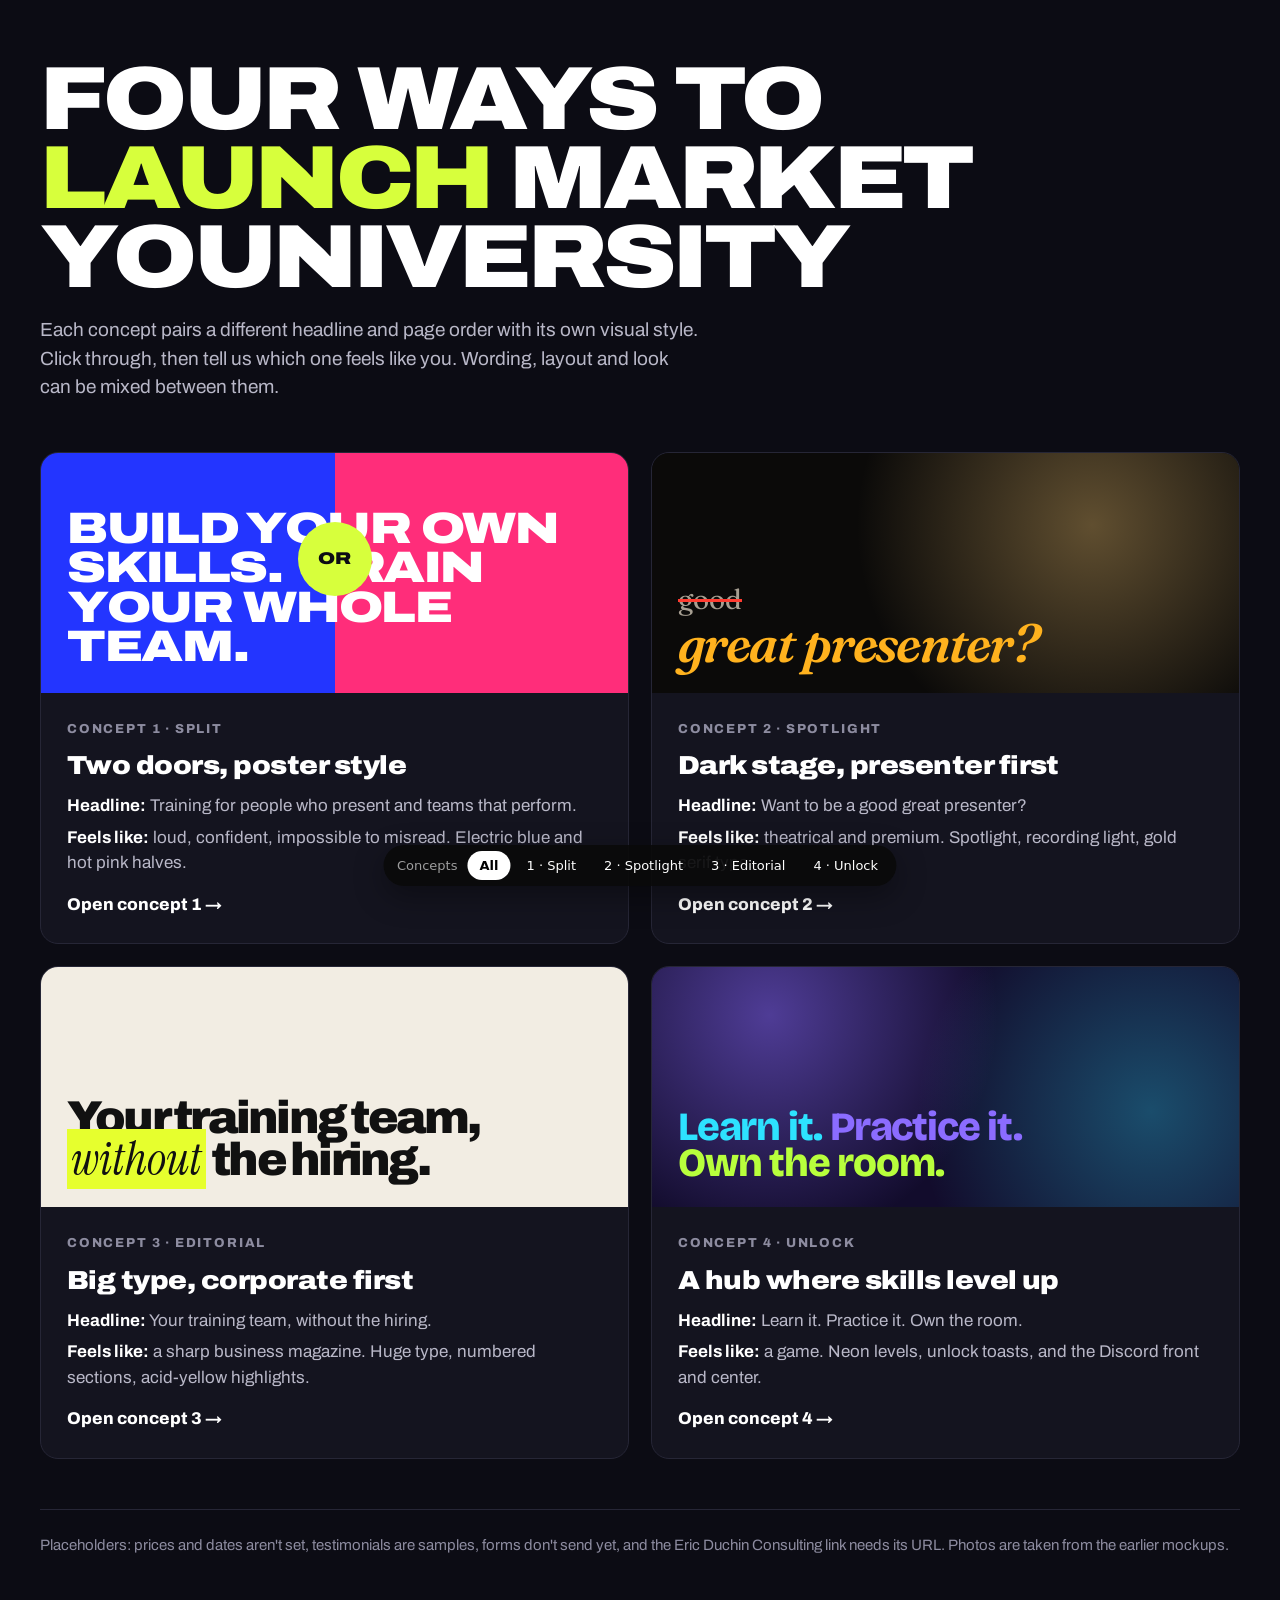
<file: index.html>
<!doctype html>
<html lang="en">
<head>
<meta charset="utf-8">
<meta name="viewport" content="width=device-width, initial-scale=1">
<title>Market Youniversity · Homepage concepts</title>
<meta name="description" content="Four homepage concepts for the new Market Youniversity, each with its own positioning and visual direction.">
<link rel="preconnect" href="https://fonts.googleapis.com">
<link rel="preconnect" href="https://fonts.gstatic.com" crossorigin>
<link href="https://fonts.googleapis.com/css2?family=Archivo:wdth,wght@62..125,400..900&family=Fraunces:ital,wght@1,600&family=Instrument+Serif:ital@1&family=Bricolage+Grotesque:wght@800&display=swap" rel="stylesheet">
<style>
*{box-sizing:border-box}
html{overflow-x:clip}
body{margin:0;background:#0c0c14;color:#fff;font-family:"Archivo",system-ui,sans-serif;font-size:17px;line-height:1.5}
.wrap{max-width:1240px;margin:0 auto;padding:60px 20px 40px}
h1{font-weight:900;font-stretch:115%;font-size:clamp(34px,7vw,104px);line-height:.88;letter-spacing:-.04em;margin:0 0 20px;text-transform:uppercase}
h1 span{color:#d7ff3c}
.intro{max-width:60ch;color:#b9b8c8;font-size:19px;margin:0 0 50px}
.grid{display:grid;grid-template-columns:1fr 1fr;gap:22px}
@media(max-width:860px){.grid{grid-template-columns:1fr}}
.c{display:flex;flex-direction:column;text-decoration:none;color:inherit;border-radius:18px;overflow:hidden;border:1px solid #262636;transition:transform .2s,border-color .2s;background:#14141f}
.c:hover{transform:translateY(-6px);border-color:#fff}
.sw{height:240px;padding:26px;display:flex;flex-direction:column;justify-content:flex-end;position:relative;overflow:hidden}
.sw b{line-height:.9;letter-spacing:-.03em}
.meta{padding:22px 26px 26px}
.meta .n{font-size:13px;font-weight:800;letter-spacing:.14em;text-transform:uppercase;color:#8d8ca0}
.meta h2{margin:6px 0 8px;font-size:26px;font-weight:900;font-stretch:110%;letter-spacing:-.02em}
.meta p{margin:0 0 6px;color:#b9b8c8}
.meta p strong{color:#fff}
.go{display:inline-block;margin-top:10px;font-weight:800}
/* swatches */
.s1{background:linear-gradient(90deg,#2335ff 50%,#ff2d7a 50%)}
.s1 b{font-weight:900;font-stretch:125%;font-size:clamp(26px,4vw,44px);text-transform:uppercase;color:#fff}
.s1 i{position:absolute;left:50%;top:44%;transform:translate(-50%,-50%);width:74px;height:74px;border-radius:50%;background:#d7ff3c;color:#0c0c14;display:grid;place-items:center;font-style:normal;font-weight:900;font-stretch:125%}
.s2{background:radial-gradient(circle at 75% 30%,rgba(255,206,120,.35),transparent 50%),#0b0a09}
.s2 b{font-family:"Fraunces",serif;font-style:italic;font-weight:600;font-size:52px;color:#ffb21e}
.s2 s{font-family:"Fraunces",serif;color:#a79f92;font-size:28px;text-decoration-color:#ff3b30;text-decoration-thickness:3px}
.s3{background:#f2ede3;color:#111}
.s3 b{font-weight:900;font-size:46px;letter-spacing:-.06em}
.s3 em{font-family:"Instrument Serif",serif;font-weight:400;background:#e6ff2e;padding:0 4px;letter-spacing:0}
.s4{background:radial-gradient(circle at 20% 20%,rgba(139,108,255,.5),transparent 45%),radial-gradient(circle at 85% 60%,rgba(45,226,255,.3),transparent 45%),#120c2c}
.s4 b{font-family:"Bricolage Grotesque",sans-serif;font-weight:800;font-size:40px}
.s4 .a{color:#2de2ff}.s4 .b{color:#8b6cff}.s4 .d{color:#b8ff3c}
.notes{margin-top:50px;border-top:1px solid #262636;padding-top:24px;color:#8d8ca0;font-size:15px}
</style>
</head>
<body>
<div class="wrap">
  <h1>Four ways to<br><span>launch</span> Market Youniversity</h1>
  <p class="intro">Each concept pairs a different headline and page order with its own visual style. Click through, then tell us which one feels like you. Wording, layout and look can be mixed between them.</p>
  <div class="grid">
    <a class="c" href="/concept-1/">
      <div class="sw s1"><i>OR</i><b>Build your own skills. &nbsp;Train your whole team.</b></div>
      <div class="meta"><span class="n">Concept 1 · Split</span><h2>Two doors, poster style</h2><p><strong>Headline:</strong> Training for people who present and teams that perform.</p><p><strong>Feels like:</strong> loud, confident, impossible to misread. Electric blue and hot pink halves.</p><span class="go">Open concept 1 &rarr;</span></div>
    </a>
    <a class="c" href="/concept-2/">
      <div class="sw s2"><s>good</s><b>great presenter?</b></div>
      <div class="meta"><span class="n">Concept 2 · Spotlight</span><h2>Dark stage, presenter first</h2><p><strong>Headline:</strong> Want to be a good great presenter?</p><p><strong>Feels like:</strong> theatrical and premium. Spotlight, recording light, gold serif type.</p><span class="go">Open concept 2 &rarr;</span></div>
    </a>
    <a class="c" href="/concept-3/">
      <div class="sw s3"><b>Your training team, <em>without</em> the hiring.</b></div>
      <div class="meta"><span class="n">Concept 3 · Editorial</span><h2>Big type, corporate first</h2><p><strong>Headline:</strong> Your training team, without the hiring.</p><p><strong>Feels like:</strong> a sharp business magazine. Huge type, numbered sections, acid-yellow highlights.</p><span class="go">Open concept 3 &rarr;</span></div>
    </a>
    <a class="c" href="/concept-4/">
      <div class="sw s4"><b><span class="a">Learn it.</span> <span class="b">Practice it.</span><br><span class="d">Own the room.</span></b></div>
      <div class="meta"><span class="n">Concept 4 · Unlock</span><h2>A hub where skills level up</h2><p><strong>Headline:</strong> Learn it. Practice it. Own the room.</p><p><strong>Feels like:</strong> a game. Neon levels, unlock toasts, and the Discord front and center.</p><span class="go">Open concept 4 &rarr;</span></div>
    </a>
  </div>
  <p class="notes">Placeholders: prices and dates aren't set, testimonials are samples, forms don't send yet, and the Eric Duchin Consulting link needs its URL. Photos are taken from the earlier mockups.</p>
</div>
<script src="/assets/common.js"></script>
</body>
</html>
</file>
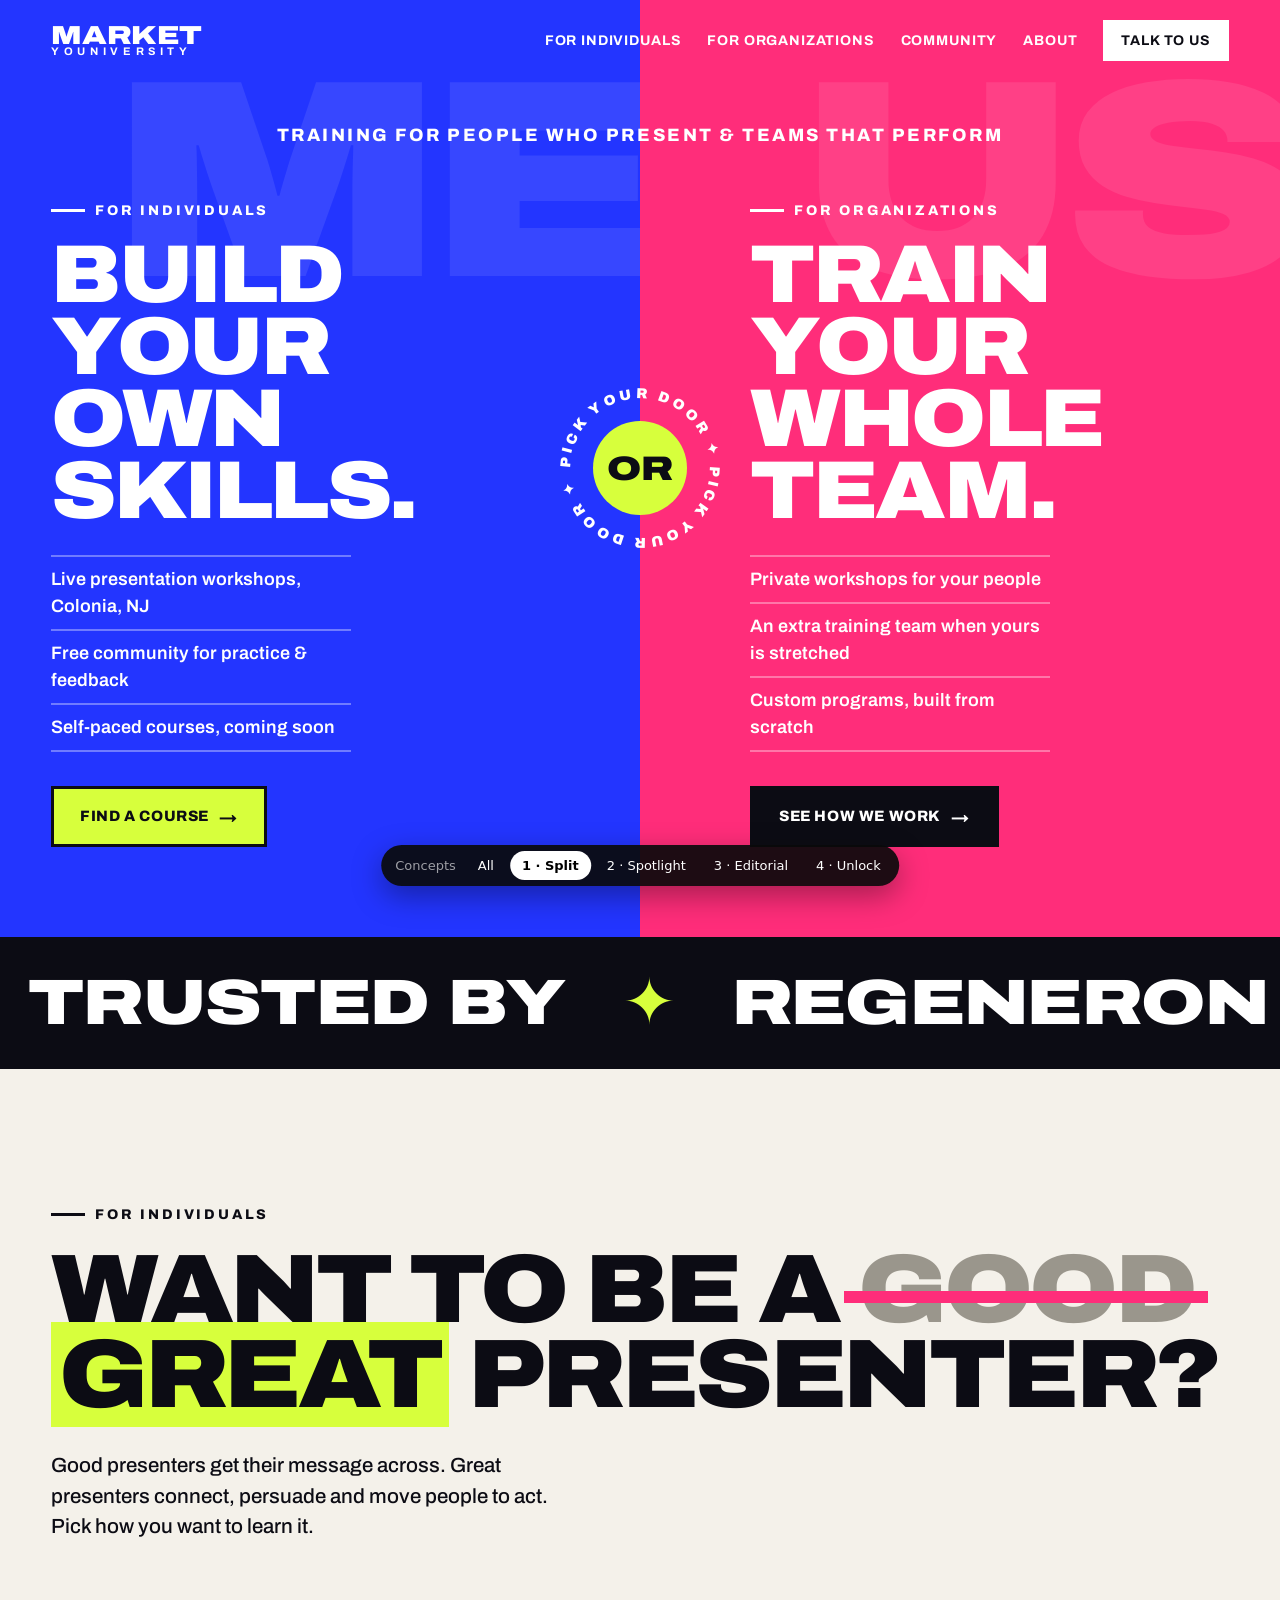
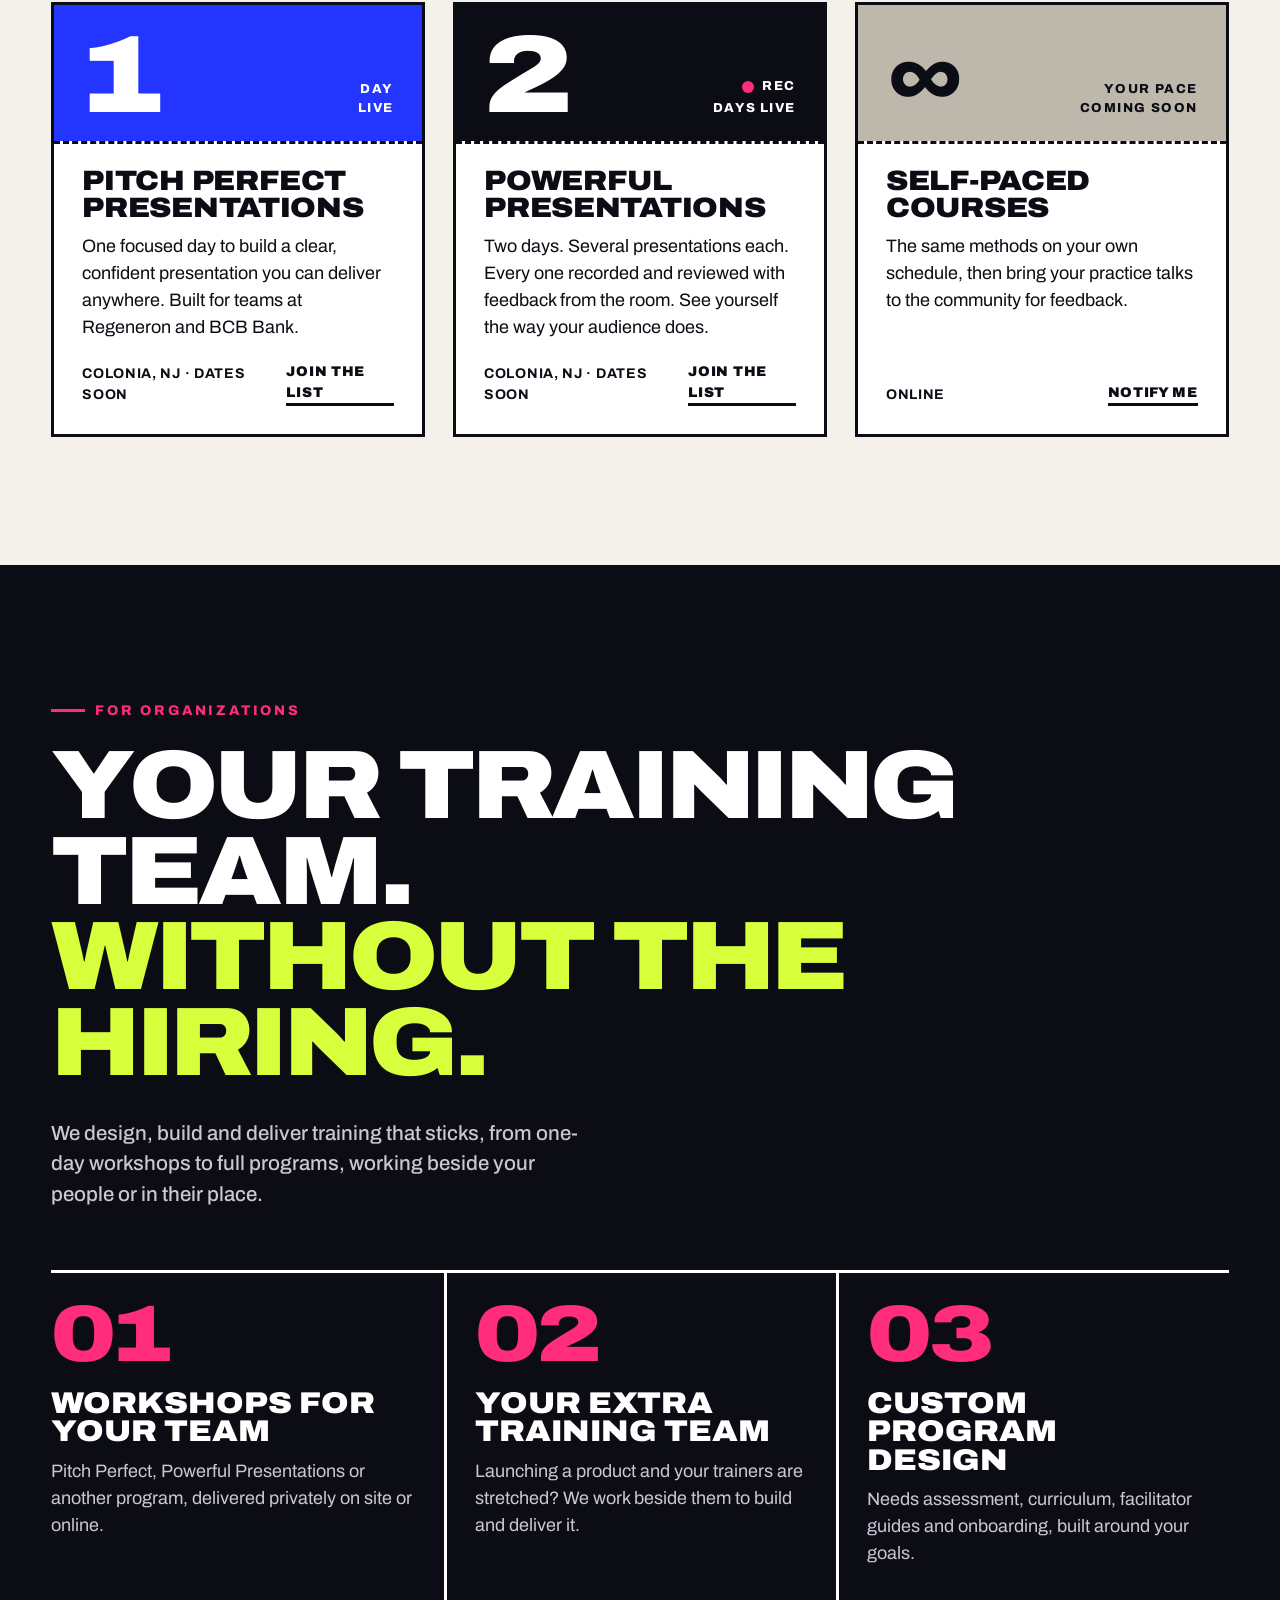
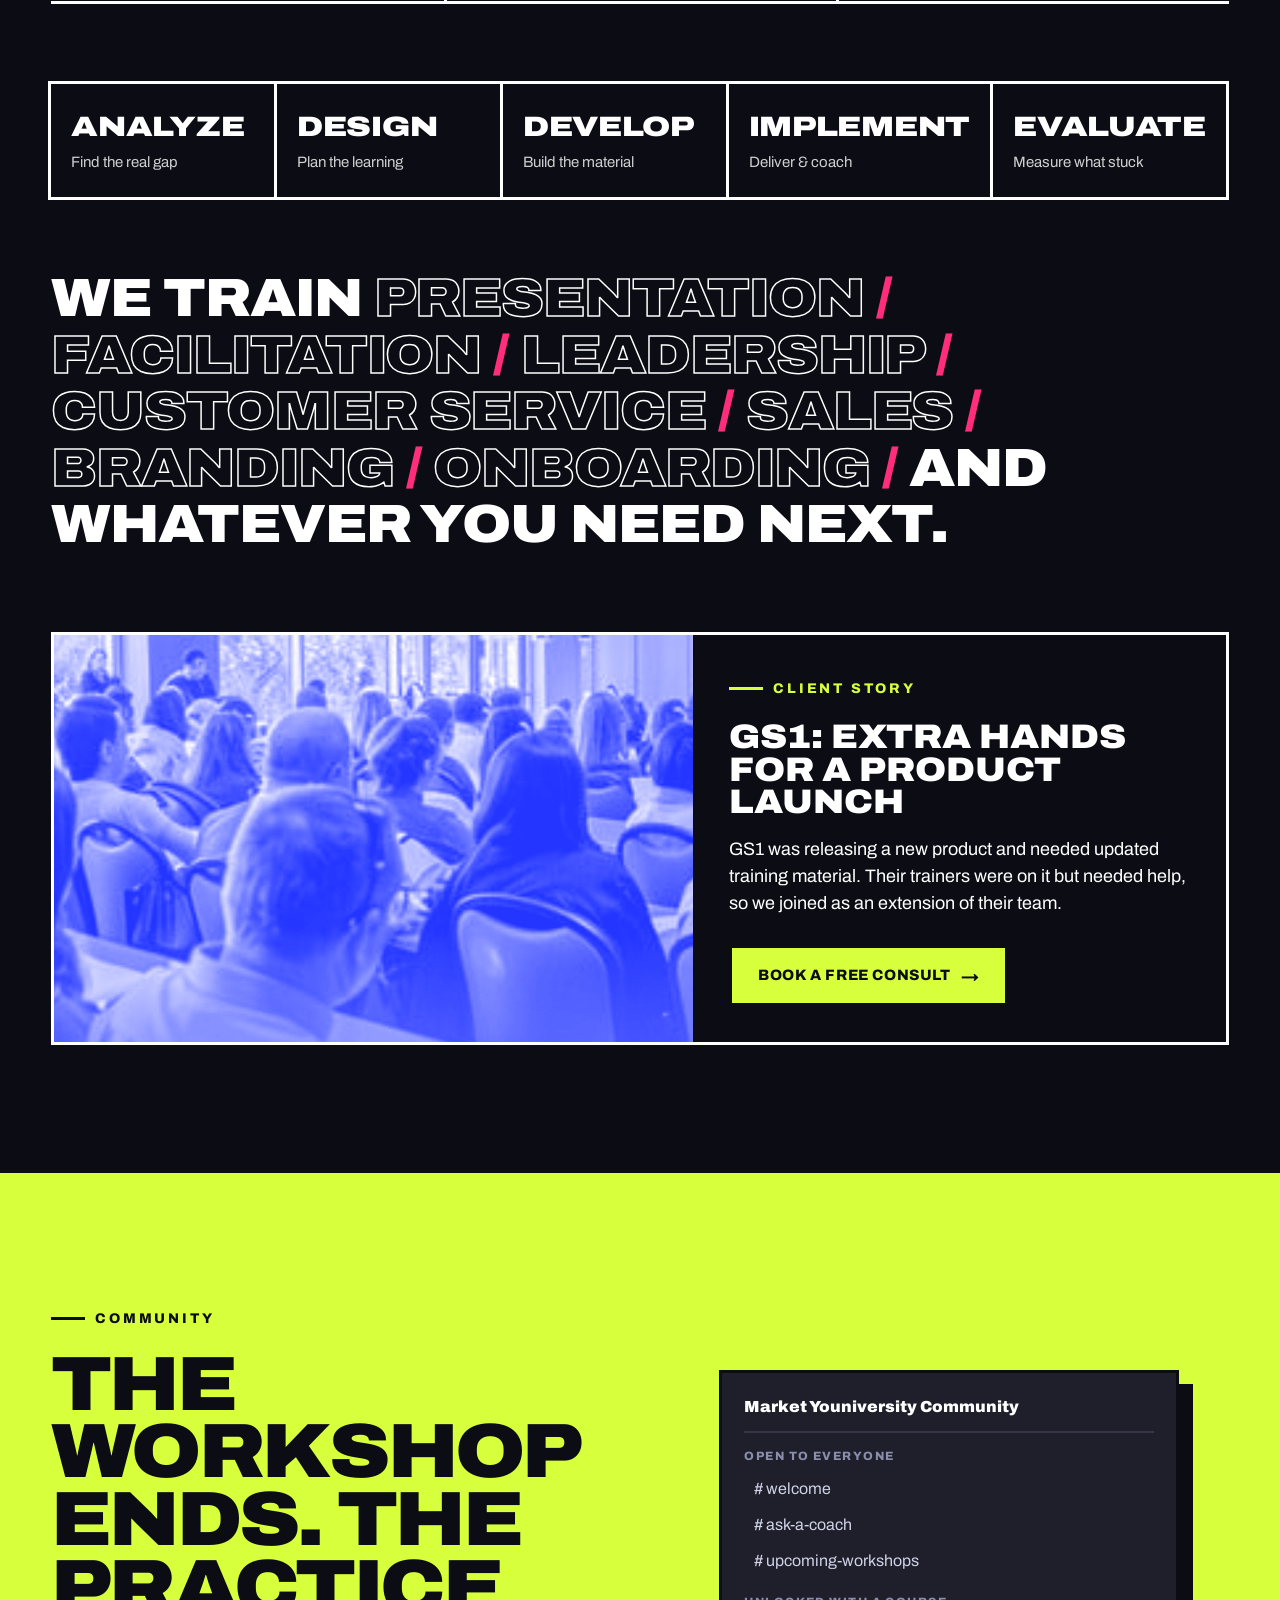
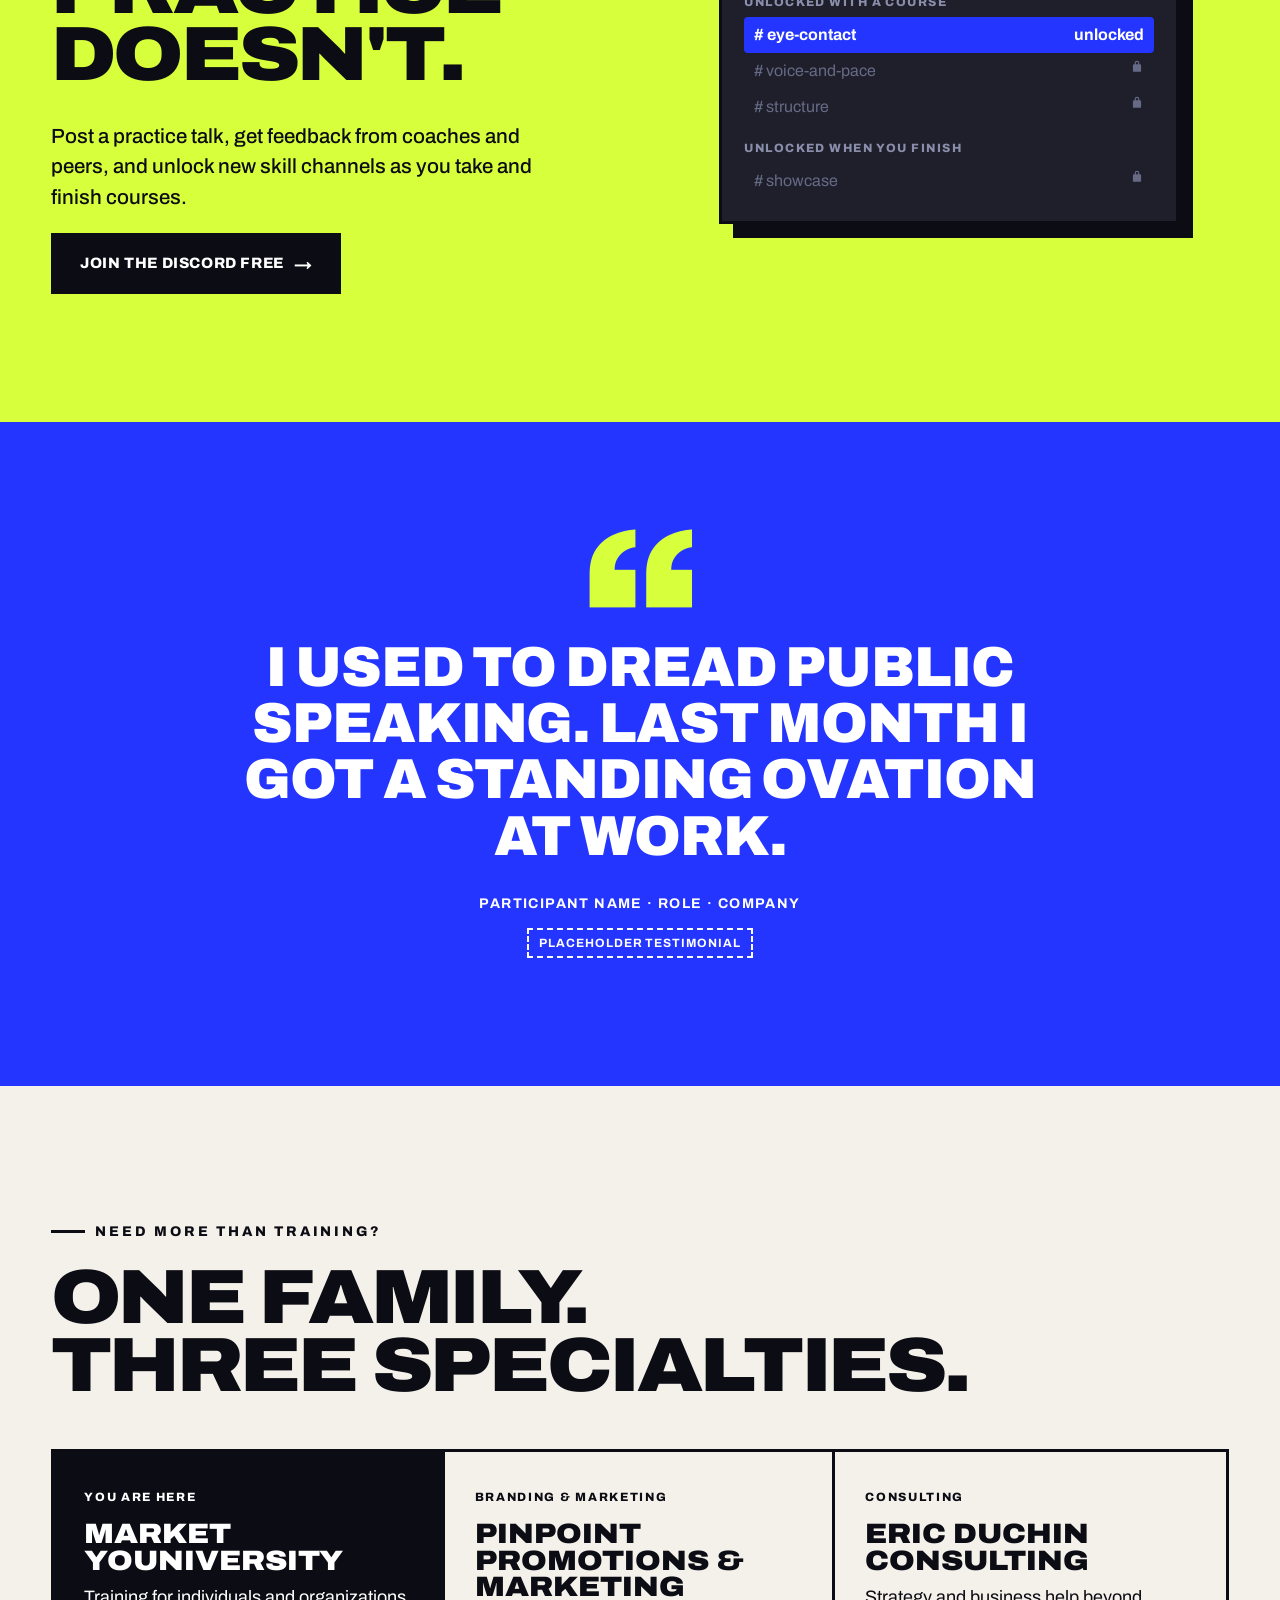
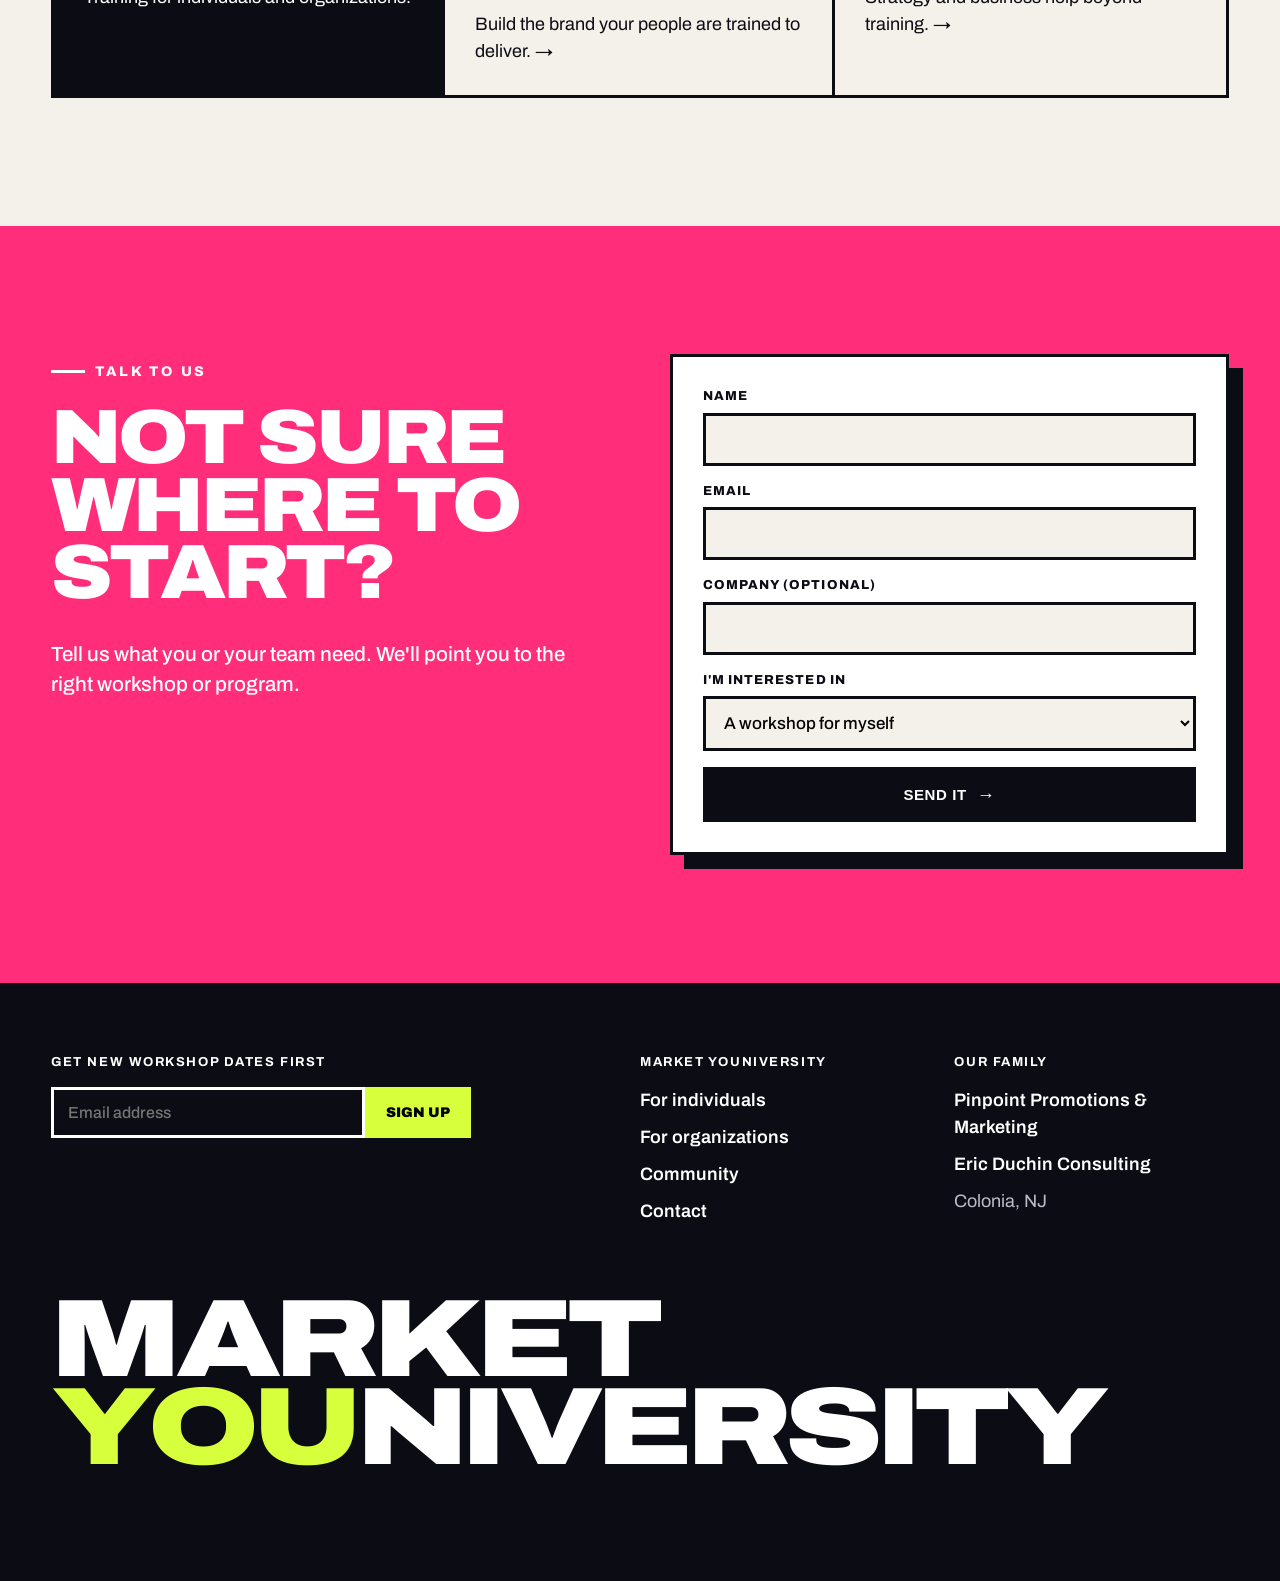
<file: concept-1/index.html>
<!doctype html>
<html lang="en">
<head>
<meta charset="utf-8">
<meta name="viewport" content="width=device-width, initial-scale=1">
<title>Market Youniversity · Training for people who present and teams that perform</title>
<meta name="description" content="Live presentation workshops for individuals and outsourced training for organizations. Colonia, NJ.">
<link rel="preconnect" href="https://fonts.googleapis.com">
<link rel="preconnect" href="https://fonts.gstatic.com" crossorigin>
<link href="https://fonts.googleapis.com/css2?family=Archivo:wdth,wght@62..125,400..900&display=swap" rel="stylesheet">
<style>
:root{
  --blue:#2335ff; --pink:#ff2d7a; --lime:#d7ff3c; --ink:#0c0c14; --paper:#f4f1ea; --white:#fff;
  --pad:clamp(20px,4vw,56px);
}
*{box-sizing:border-box}
html{scroll-behavior:smooth;overflow-x:clip}
body{margin:0;font-family:"Archivo",system-ui,sans-serif;color:var(--ink);background:var(--paper);font-size:18px;line-height:1.5;overflow-x:clip}
a{color:inherit}
img{max-width:100%;display:block}
.wide{font-stretch:125%}
.narrow{font-stretch:75%}
.up{text-transform:uppercase}
.btn{display:inline-flex;align-items:center;gap:10px;font-weight:800;text-transform:uppercase;letter-spacing:.04em;text-decoration:none;padding:16px 26px;border:3px solid currentColor;border-radius:0;transition:transform .15s,box-shadow .15s;font-size:15px}
.btn:hover{transform:translate(-3px,-3px);box-shadow:6px 6px 0 currentColor}
.btn-lime{background:var(--lime);color:var(--ink);border-color:var(--ink)}
.btn-ink{background:var(--ink);color:#fff;border-color:var(--ink)}
.btn-ink:hover{box-shadow:6px 6px 0 var(--pink)}
.arrow{font-size:1.2em;line-height:0}

/* Header */
header{position:absolute;inset:0 0 auto 0;z-index:30;display:flex;justify-content:space-between;align-items:center;padding:20px var(--pad);color:#fff}
.logo{text-decoration:none;display:flex;flex-direction:column;line-height:.9}
.logo b{font-weight:900;font-size:26px;font-stretch:125%;letter-spacing:-.01em}
.logo span{font-size:11px;font-weight:700;letter-spacing:.42em;text-transform:uppercase}
nav.main{display:flex;gap:26px;align-items:center;font-weight:700;font-size:14px;text-transform:uppercase;letter-spacing:.06em}
nav.main a{text-decoration:none}
nav.main a:hover{text-decoration:underline;text-decoration-thickness:3px;text-underline-offset:6px}
nav.main .talk{background:#fff;color:var(--ink);padding:10px 18px}
.menu{display:none;background:none;border:2px solid #fff;color:#fff;font:800 13px "Archivo";text-transform:uppercase;padding:8px 12px}
@media(max-width:900px){
  .menu{display:block}
  nav.main{display:none;position:absolute;top:70px;left:16px;right:16px;flex-direction:column;align-items:stretch;background:var(--ink);padding:20px;gap:16px}
  nav.main.open{display:flex}
}

/* Split hero */
.split{display:flex;min-height:100vh;position:relative}
.half{flex:1;transition:flex .5s cubic-bezier(.2,.8,.2,1);padding:200px var(--pad) 90px;display:flex;flex-direction:column;justify-content:flex-end;color:#fff;text-decoration:none;position:relative;overflow:hidden}
.half.me{background:var(--blue)}
.half.team{background:var(--pink)}
@media(min-width:901px){.split:hover .half{flex:.8}.split .half:hover{flex:1.35}.half.me{padding-right:110px}.half.team{padding-left:110px}}
.half .tag{font-weight:800;font-size:14px;letter-spacing:.2em;text-transform:uppercase;margin-bottom:18px;display:flex;gap:10px;align-items:center}
.half .tag i{display:inline-block;width:34px;height:3px;background:currentColor}
.half h2{font-weight:900;font-stretch:112%;font-size:clamp(44px,6.4vw,104px);line-height:.88;letter-spacing:-.03em;margin:0 0 28px;text-transform:uppercase}
.half ul{list-style:none;padding:0;margin:0 0 34px;font-weight:600;font-size:18px;max-width:30ch}
.half li{padding:9px 0;border-top:2px solid rgba(255,255,255,.35)}
.half li:last-child{border-bottom:2px solid rgba(255,255,255,.35)}
.half .go{align-self:flex-start}
.half .ghost{position:absolute;right:-.06em;top:70px;font-weight:900;font-stretch:125%;font-size:clamp(140px,22vw,340px);line-height:.8;color:rgba(255,255,255,.09);pointer-events:none;letter-spacing:-.05em}
.or{position:absolute;left:50%;top:50%;transform:translate(-50%,-50%);z-index:5;width:170px;height:170px;pointer-events:none}
.or svg{width:100%;height:100%;animation:spin 18s linear infinite}
.or b{position:absolute;inset:0;display:grid;place-items:center;font-weight:900;font-size:34px;font-stretch:125%;color:var(--ink)}
.or .disc{position:absolute;inset:38px;background:var(--lime);border-radius:50%}
@keyframes spin{to{transform:rotate(360deg)}}
.claim{position:absolute;left:0;right:0;top:104px;text-align:center;color:#fff;z-index:4;font-weight:800;font-size:clamp(14px,1.4vw,18px);letter-spacing:.14em;text-transform:uppercase;pointer-events:none}
@media(max-width:900px){
  .split{flex-direction:column}
  .half{min-height:auto;padding:150px 20px 60px}
  .half.team{padding-top:110px}
  .or{left:auto;right:16px;transform:translateY(-50%);width:120px;height:120px}
  .or{top:var(--orTop,50%)}
  .or b{font-size:24px}.or .disc{inset:27px}
  .claim{top:84px;padding:0 20px}
}

/* Ticker */
.ticker{background:var(--ink);color:#fff;overflow:hidden;white-space:nowrap;border-block:4px solid var(--ink)}
.ticker .track{display:inline-flex;animation:tick 26s linear infinite}
.ticker span{font-weight:900;font-stretch:125%;font-size:clamp(34px,5vw,64px);padding:14px 28px;text-transform:uppercase;letter-spacing:-.01em}
.ticker span.o{color:transparent;-webkit-text-stroke:2px #fff}
.ticker span.star{color:var(--lime)}
@keyframes tick{to{transform:translateX(-50%)}}

/* Sections */
section{padding:clamp(70px,10vw,140px) var(--pad)}
.kicker{font-weight:800;letter-spacing:.2em;text-transform:uppercase;font-size:14px;display:inline-flex;gap:10px;align-items:center;margin-bottom:22px}
.kicker i{width:34px;height:3px;background:currentColor;display:inline-block}
h2.big{font-weight:900;font-stretch:112%;font-size:clamp(44px,7.6vw,128px);line-height:.88;letter-spacing:-.035em;text-transform:uppercase;margin:0 0 32px}
.strike{position:relative;display:inline-block;color:#9a968c}
.strike::after{content:"";position:absolute;left:-4%;right:-4%;top:52%;height:.12em;background:var(--pink);transform:scaleX(0);transform-origin:left;transition:transform .7s .3s cubic-bezier(.7,0,.2,1)}
.in .strike::after,.strike.in::after{transform:scaleX(1)}
.hl{background:var(--lime);padding:0 .08em;box-decoration-break:clone;-webkit-box-decoration-break:clone}
.lede{font-size:clamp(19px,1.6vw,23px);max-width:44ch;font-weight:500}

/* Tickets */
.tickets{display:grid;grid-template-columns:1fr 1fr 1fr;gap:28px;margin-top:60px}
@media(max-width:1000px){.tickets{grid-template-columns:1fr}}
.ticket{background:#fff;border:3px solid var(--ink);position:relative;display:flex;flex-direction:column;transition:transform .2s,box-shadow .2s}
.ticket:hover{transform:translate(-6px,-6px);box-shadow:10px 10px 0 var(--ink)}
.ticket .top{padding:28px 28px 22px;color:#fff;display:flex;justify-content:space-between;align-items:flex-end;gap:12px}
.ticket .num{font-weight:900;font-stretch:125%;font-size:110px;line-height:.78;letter-spacing:-.05em}
.ticket .unit{font-weight:800;text-transform:uppercase;letter-spacing:.12em;font-size:13px;text-align:right}
.ticket .body{padding:24px 28px 28px;border-top:3px dashed var(--ink);flex:1;display:flex;flex-direction:column}
.ticket h3{font-weight:900;font-stretch:112%;text-transform:uppercase;font-size:28px;line-height:.95;margin:0 0 12px;letter-spacing:-.01em}
.ticket p{margin:0 0 20px;flex:1}
.ticket .row{display:flex;justify-content:space-between;align-items:center;gap:12px;font-weight:700;font-size:14px;text-transform:uppercase;letter-spacing:.05em}
.ticket .row a{font-weight:900;text-decoration:none;border-bottom:3px solid currentColor}
.t1 .top{background:var(--blue)} .t2 .top{background:var(--ink)} .t3 .top{background:#bdb8ab;color:var(--ink)}
.rec{display:inline-flex;align-items:center;gap:8px}
.rec i{width:12px;height:12px;border-radius:50%;background:var(--pink);animation:blink 1.2s infinite}
@keyframes blink{50%{opacity:.2}}

/* Org */
.dark{background:var(--ink);color:#fff}
.ways{display:grid;grid-template-columns:repeat(3,1fr);border-top:3px solid #fff;margin-top:60px}
@media(max-width:900px){.ways{grid-template-columns:1fr}}
.way{padding:30px 28px 34px 0;border-bottom:3px solid #fff}
@media(min-width:901px){.way+.way{padding-left:28px;border-left:3px solid #fff}}
.way .n{font-weight:900;font-stretch:125%;font-size:80px;line-height:.8;color:var(--pink);margin-bottom:22px;letter-spacing:-.04em}
.way h3{font-weight:900;font-stretch:112%;text-transform:uppercase;font-size:30px;line-height:.95;margin:0 0 12px}
.way p{margin:0;color:#c9c7d6}
.process{display:flex;flex-wrap:wrap;gap:0;margin-top:80px;align-items:stretch}
.step{flex:1 1 180px;padding:22px 20px;border:3px solid #fff;margin:-3px 0 0 -3px;transition:background .2s,color .2s}
.step:hover{background:var(--lime);color:var(--ink)}
.step b{display:block;font-weight:900;font-stretch:125%;font-size:28px;text-transform:uppercase;letter-spacing:-.01em}
.step small{font-size:15px;opacity:.8}
.topics{margin-top:70px;font-weight:900;font-stretch:112%;text-transform:uppercase;font-size:clamp(28px,4.2vw,60px);line-height:1.05;letter-spacing:-.02em}
.topics span{color:transparent;-webkit-text-stroke:1.5px #fff;transition:color .2s}
.topics span:hover{color:var(--lime);-webkit-text-stroke-color:var(--lime)}
.topics em{font-style:normal;color:var(--pink)}
.client-story{margin-top:80px;display:grid;grid-template-columns:1.2fr 1fr;gap:0;border:3px solid #fff}
@media(max-width:900px){.client-story{grid-template-columns:1fr}}
.client-story img{width:100%;height:100%;object-fit:cover;filter:grayscale(1) contrast(1.1);mix-blend-mode:screen}
.client-story .img{background:var(--blue)}
.client-story .txt{padding:36px}
.client-story h3{font-weight:900;font-stretch:112%;text-transform:uppercase;font-size:34px;line-height:.95;margin:0 0 14px}

/* Community */
.community{background:var(--lime);display:grid;grid-template-columns:1fr 1fr;gap:60px;align-items:center}
@media(max-width:900px){.community{grid-template-columns:1fr}}
.dc{background:#1e1f2b;color:#cfd2e6;border:3px solid var(--ink);box-shadow:14px 14px 0 var(--ink);padding:22px;transform:rotate(2deg);font-size:16px;max-width:460px;justify-self:center;width:100%}
.dc .srv{font-weight:900;color:#fff;padding-bottom:12px;border-bottom:2px solid #34364a;margin-bottom:8px}
.dc .grp{font-size:12px;font-weight:800;letter-spacing:.12em;text-transform:uppercase;color:#8a8eab;margin:14px 0 6px}
.dc .ch{display:flex;justify-content:space-between;padding:6px 10px;border-radius:4px}
.dc .ch.on{background:var(--blue);color:#fff;font-weight:700}
.dc .ch.lock{color:#666a85}
.dc svg{width:14px;height:14px;fill:currentColor}

/* Quote */
.quote{background:var(--blue);color:#fff;text-align:center}
.quote .mark{font-weight:900;font-stretch:125%;font-size:200px;line-height:.5;color:var(--lime);height:90px}
.quote blockquote{margin:0 auto;max-width:22ch;font-weight:900;font-stretch:100%;font-size:clamp(30px,4.4vw,64px);line-height:1;text-transform:uppercase;letter-spacing:-.02em}
.quote cite{display:block;margin-top:28px;font-style:normal;font-weight:700;letter-spacing:.1em;text-transform:uppercase;font-size:14px}
.ph{display:inline-block;margin-top:14px;border:2px dashed #fff;padding:4px 10px;font-size:12px;font-weight:700;text-transform:uppercase;letter-spacing:.08em}

/* Family */
.family{display:grid;grid-template-columns:repeat(3,1fr);gap:0;margin-top:50px;border:3px solid var(--ink)}
@media(max-width:900px){.family{grid-template-columns:1fr}}
.fam{padding:30px;border-right:3px solid var(--ink);text-decoration:none;display:block;transition:background .2s}
.fam:last-child{border-right:0}
@media(max-width:900px){.fam{border-right:0;border-bottom:3px solid var(--ink)}.fam:last-child{border-bottom:0}}
.fam:hover{background:#fff}
.fam.here{background:var(--ink);color:#fff}
.fam small{font-weight:800;letter-spacing:.14em;text-transform:uppercase;font-size:12px}
.fam h3{font-weight:900;font-stretch:112%;text-transform:uppercase;font-size:28px;line-height:.95;margin:12px 0 10px}
.fam p{margin:0}

/* Contact */
.contact{background:var(--pink);color:#fff;display:grid;grid-template-columns:1fr 1fr;gap:60px;align-items:start}
@media(max-width:900px){.contact{grid-template-columns:1fr}}
form{background:#fff;color:var(--ink);border:3px solid var(--ink);box-shadow:14px 14px 0 var(--ink);padding:30px;display:grid;gap:16px}
form label{display:grid;gap:6px;font-weight:800;font-size:13px;text-transform:uppercase;letter-spacing:.08em}
form input,form select{font:500 17px "Archivo";padding:14px;border:3px solid var(--ink);background:var(--paper);border-radius:0}
form input:focus,form select:focus{outline:none;background:var(--lime)}

footer{background:var(--ink);color:#bdbccb;padding:70px var(--pad) 30px}
footer .cols{display:grid;grid-template-columns:2fr 1fr 1fr;gap:40px}
@media(max-width:900px){footer .cols{grid-template-columns:1fr}}
footer h4{color:#fff;text-transform:uppercase;letter-spacing:.12em;font-size:13px;margin:0 0 14px}
footer ul{list-style:none;padding:0;margin:0}footer li{margin:0 0 10px}
footer a{color:#fff;text-decoration:none;font-weight:600}
footer .giant{font-weight:900;font-stretch:125%;font-size:clamp(40px,8.6vw,170px);line-height:.8;letter-spacing:-.05em;color:#fff;margin-top:60px;text-transform:uppercase}
footer .giant span{color:var(--lime)}
.news{display:flex;gap:0;margin-top:14px;max-width:420px}
.news input{flex:1;min-width:0;padding:14px;border:3px solid #fff;background:transparent;color:#fff;font:500 16px "Archivo"}
.news button{background:var(--lime);border:3px solid var(--lime);font:900 14px "Archivo";text-transform:uppercase;padding:0 18px;cursor:pointer}

.js [data-reveal]{opacity:0;transform:translateY(40px);transition:opacity .8s,transform .8s cubic-bezier(.2,.8,.2,1)}
.js [data-reveal].in{opacity:1;transform:none}
@media(prefers-reduced-motion:reduce){*{animation:none!important;transition:none!important}[data-reveal]{opacity:1;transform:none}.strike::after{transform:scaleX(1)}}
</style>
</head>
<body>

<header>
  <a class="logo" href="#top"><b>MARKET</b><span>Youniversity</span></a>
  <button class="menu" data-menu-toggle aria-expanded="false">Menu</button>
  <nav class="main" data-nav>
    <a href="#individuals">For individuals</a>
    <a href="#organizations">For organizations</a>
    <a href="#community">Community</a>
    <a href="#about">About</a>
    <a class="talk" href="#contact">Talk to us</a>
  </nav>
</header>

<main id="top">
  <div class="split">
    <p class="claim">Training for people who present &amp; teams that perform</p>
    <a class="half me" href="#individuals">
      <span class="ghost">ME</span>
      <span class="tag"><i></i>For individuals</span>
      <h2>Build your<br>own skills.</h2>
      <ul>
        <li>Live presentation workshops, Colonia, NJ</li>
        <li>Free community for practice &amp; feedback</li>
        <li>Self-paced courses, coming soon</li>
      </ul>
      <span class="btn btn-lime go">Find a course <span class="arrow">&rarr;</span></span>
    </a>
    <a class="half team" href="#organizations">
      <span class="ghost">US</span>
      <span class="tag"><i></i>For organizations</span>
      <h2>Train your<br>whole team.</h2>
      <ul>
        <li>Private workshops for your people</li>
        <li>An extra training team when yours is stretched</li>
        <li>Custom programs, built from scratch</li>
      </ul>
      <span class="btn btn-ink go">See how we work <span class="arrow">&rarr;</span></span>
    </a>
    <div class="or" aria-hidden="true">
      <div class="disc"></div>
      <svg viewBox="0 0 200 200"><defs><path id="c" d="M100,100 m-82,0 a82,82 0 1,1 164,0 a82,82 0 1,1 -164,0"/></defs><text font-family="Archivo" font-weight="900" font-size="17" letter-spacing="4.4" fill="#fff"><textPath href="#c">PICK YOUR DOOR ✦ PICK YOUR DOOR ✦ PICK YOUR DOOR ✦</textPath></text></svg>
      <b>OR</b>
    </div>
  </div>

  <div class="ticker" aria-label="Trusted by Regeneron, BCB Bank and GS1">
    <div class="track">
      <span>Trusted by</span><span class="star">✦</span><span>Regeneron</span><span class="star">✦</span><span class="o">BCB Bank</span><span class="star">✦</span><span>GS1</span><span class="star">✦</span><span class="o">Trusted by</span><span class="star">✦</span>
      <span>Trusted by</span><span class="star">✦</span><span>Regeneron</span><span class="star">✦</span><span class="o">BCB Bank</span><span class="star">✦</span><span>GS1</span><span class="star">✦</span><span class="o">Trusted by</span><span class="star">✦</span>
    </div>
  </div>

  <section id="individuals">
    <div data-reveal>
      <span class="kicker"><i></i>For individuals</span>
      <h2 class="big">Want to be a <span class="strike">good</span><br><span class="hl">great</span> presenter?</h2>
      <p class="lede">Good presenters get their message across. Great presenters connect, persuade and move people to act. Pick how you want to learn it.</p>
    </div>
    <div class="tickets">
      <article class="ticket t1" data-reveal>
        <div class="top"><span class="num">1</span><span class="unit">Day<br>Live</span></div>
        <div class="body">
          <h3>Pitch Perfect Presentations</h3>
          <p>One focused day to build a clear, confident presentation you can deliver anywhere. Built for teams at Regeneron and BCB Bank.</p>
          <div class="row"><span>Colonia, NJ · Dates soon</span><a href="#contact">Join the list</a></div>
        </div>
      </article>
      <article class="ticket t2" data-reveal>
        <div class="top"><span class="num">2</span><span class="unit"><span class="rec"><i></i>Rec</span><br>Days live</span></div>
        <div class="body">
          <h3>Powerful Presentations</h3>
          <p>Two days. Several presentations each. Every one recorded and reviewed with feedback from the room. See yourself the way your audience does.</p>
          <div class="row"><span>Colonia, NJ · Dates soon</span><a href="#contact">Join the list</a></div>
        </div>
      </article>
      <article class="ticket t3" data-reveal>
        <div class="top"><span class="num">∞</span><span class="unit">Your pace<br>Coming soon</span></div>
        <div class="body">
          <h3>Self-paced courses</h3>
          <p>The same methods on your own schedule, then bring your practice talks to the community for feedback.</p>
          <div class="row"><span>Online</span><a href="#contact">Notify me</a></div>
        </div>
      </article>
    </div>
  </section>

  <section class="dark" id="organizations">
    <div data-reveal>
      <span class="kicker" style="color:var(--pink)"><i></i>For organizations</span>
      <h2 class="big">Your training team.<br><span style="color:var(--lime)">Without the hiring.</span></h2>
      <p class="lede" style="color:#c9c7d6">We design, build and deliver training that sticks, from one-day workshops to full programs, working beside your people or in their place.</p>
    </div>
    <div class="ways">
      <div class="way" data-reveal><div class="n">01</div><h3>Workshops for your team</h3><p>Pitch Perfect, Powerful Presentations or another program, delivered privately on site or online.</p></div>
      <div class="way" data-reveal><div class="n">02</div><h3>Your extra training team</h3><p>Launching a product and your trainers are stretched? We work beside them to build and deliver it.</p></div>
      <div class="way" data-reveal><div class="n">03</div><h3>Custom program design</h3><p>Needs assessment, curriculum, facilitator guides and onboarding, built around your goals.</p></div>
    </div>
    <div class="process" data-reveal aria-label="How we work">
      <div class="step"><b>Analyze</b><small>Find the real gap</small></div>
      <div class="step"><b>Design</b><small>Plan the learning</small></div>
      <div class="step"><b>Develop</b><small>Build the material</small></div>
      <div class="step"><b>Implement</b><small>Deliver &amp; coach</small></div>
      <div class="step"><b>Evaluate</b><small>Measure what stuck</small></div>
    </div>
    <p class="topics" data-reveal>We train <span>presentation</span> <em>/</em> <span>facilitation</span> <em>/</em> <span>leadership</span> <em>/</em> <span>customer service</span> <em>/</em> <span>sales</span> <em>/</em> <span>branding</span> <em>/</em> <span>onboarding</span> <em>/</em> and whatever you need next.</p>
    <div class="client-story" data-reveal>
      <div class="img"><img src="/assets/img/audience.jpg" alt="A full room at a training session"></div>
      <div class="txt">
        <span class="kicker" style="color:var(--lime)"><i></i>Client story</span>
        <h3>GS1: extra hands for a product launch</h3>
        <p>GS1 was releasing a new product and needed updated training material. Their trainers were on it but needed help, so we joined as an extension of their team.</p>
        <a class="btn btn-lime" href="#contact" style="margin-top:10px">Book a free consult <span class="arrow">&rarr;</span></a>
      </div>
    </div>
  </section>

  <section class="community" id="community">
    <div data-reveal>
      <span class="kicker"><i></i>Community</span>
      <h2 class="big" style="font-size:clamp(44px,6vw,96px)">The workshop ends. The practice doesn't.</h2>
      <p class="lede">Post a practice talk, get feedback from coaches and peers, and unlock new skill channels as you take and finish courses.</p>
      <a class="btn btn-ink" href="#">Join the Discord free <span class="arrow">&rarr;</span></a>
    </div>
    <div class="dc" data-reveal aria-label="Preview of the community Discord">
      <div class="srv">Market Youniversity Community</div>
      <div class="grp">Open to everyone</div>
      <div class="ch"># welcome</div><div class="ch"># ask-a-coach</div><div class="ch"># upcoming-workshops</div>
      <div class="grp">Unlocked with a course</div>
      <div class="ch on"># eye-contact <span>unlocked</span></div>
      <div class="ch lock"># voice-and-pace <svg viewBox="0 0 24 24"><path d="M17 9h-1V7a4 4 0 0 0-8 0v2H7a2 2 0 0 0-2 2v9a2 2 0 0 0 2 2h10a2 2 0 0 0 2-2v-9a2 2 0 0 0-2-2Zm-7-2a2 2 0 0 1 4 0v2h-4Z"/></svg></div>
      <div class="ch lock"># structure <svg viewBox="0 0 24 24"><path d="M17 9h-1V7a4 4 0 0 0-8 0v2H7a2 2 0 0 0-2 2v9a2 2 0 0 0 2 2h10a2 2 0 0 0 2-2v-9a2 2 0 0 0-2-2Zm-7-2a2 2 0 0 1 4 0v2h-4Z"/></svg></div>
      <div class="grp">Unlocked when you finish</div>
      <div class="ch lock"># showcase <svg viewBox="0 0 24 24"><path d="M17 9h-1V7a4 4 0 0 0-8 0v2H7a2 2 0 0 0-2 2v9a2 2 0 0 0 2 2h10a2 2 0 0 0 2-2v-9a2 2 0 0 0-2-2Zm-7-2a2 2 0 0 1 4 0v2h-4Z"/></svg></div>
    </div>
  </section>

  <section class="quote">
    <div class="mark" aria-hidden="true">“</div>
    <blockquote data-reveal>I used to dread public speaking. Last month I got a standing ovation at work.</blockquote>
    <cite>Participant name · Role · Company</cite>
    <span class="ph">Placeholder testimonial</span>
  </section>

  <section id="about">
    <div data-reveal>
      <span class="kicker"><i></i>Need more than training?</span>
      <h2 class="big" style="font-size:clamp(40px,6vw,96px)">One family.<br>Three specialties.</h2>
    </div>
    <div class="family" data-reveal>
      <div class="fam here"><small>You are here</small><h3>Market Youniversity</h3><p>Training for individuals and organizations.</p></div>
      <a class="fam" href="https://pinpointmypromotions.com" target="_blank" rel="noopener"><small>Branding &amp; marketing</small><h3>Pinpoint Promotions &amp; Marketing</h3><p>Build the brand your people are trained to deliver. &rarr;</p></a>
      <a class="fam" href="#"><small>Consulting</small><h3>Eric Duchin Consulting</h3><p>Strategy and business help beyond training. &rarr;</p></a>
    </div>
  </section>

  <section class="contact" id="contact">
    <div data-reveal>
      <span class="kicker"><i></i>Talk to us</span>
      <h2 class="big" style="font-size:clamp(44px,6vw,100px)">Not sure where to start?</h2>
      <p class="lede">Tell us what you or your team need. We'll point you to the right workshop or program.</p>
    </div>
    <form onsubmit="return false" data-reveal>
      <label>Name<input type="text" autocomplete="name"></label>
      <label>Email<input type="email" autocomplete="email"></label>
      <label>Company (optional)<input type="text" autocomplete="organization"></label>
      <label>I'm interested in<select><option>A workshop for myself</option><option>Training for my team</option><option>Help building a training program</option><option>Something else</option></select></label>
      <button class="btn btn-ink" type="submit" style="justify-content:center">Send it <span class="arrow">&rarr;</span></button>
    </form>
  </section>
</main>

<footer>
  <div class="cols">
    <div>
      <h4>Get new workshop dates first</h4>
      <form class="news" onsubmit="return false" style="all:unset;display:flex;max-width:420px"><input type="email" placeholder="Email address" aria-label="Email address"><button type="submit">Sign up</button></form>
    </div>
    <div><h4>Market Youniversity</h4><ul><li><a href="#individuals">For individuals</a></li><li><a href="#organizations">For organizations</a></li><li><a href="#community">Community</a></li><li><a href="#contact">Contact</a></li></ul></div>
    <div><h4>Our family</h4><ul><li><a href="https://pinpointmypromotions.com" target="_blank" rel="noopener">Pinpoint Promotions &amp; Marketing</a></li><li><a href="#">Eric Duchin Consulting</a></li><li>Colonia, NJ</li></ul></div>
  </div>
  <div class="giant">Market<br><span>You</span>niversity</div>
</footer>

<script src="/assets/common.js"></script>
<script>
// On phones, park the OR badge on the seam between the two halves.
(function(){var me=document.querySelector('.half.me'),or=document.querySelector('.or');function place(){if(innerWidth<=900){or.style.setProperty('--orTop',me.offsetHeight+'px')}else{or.style.removeProperty('--orTop')}}addEventListener('resize',place);place();})();
</script>
</body>
</html>
</file>
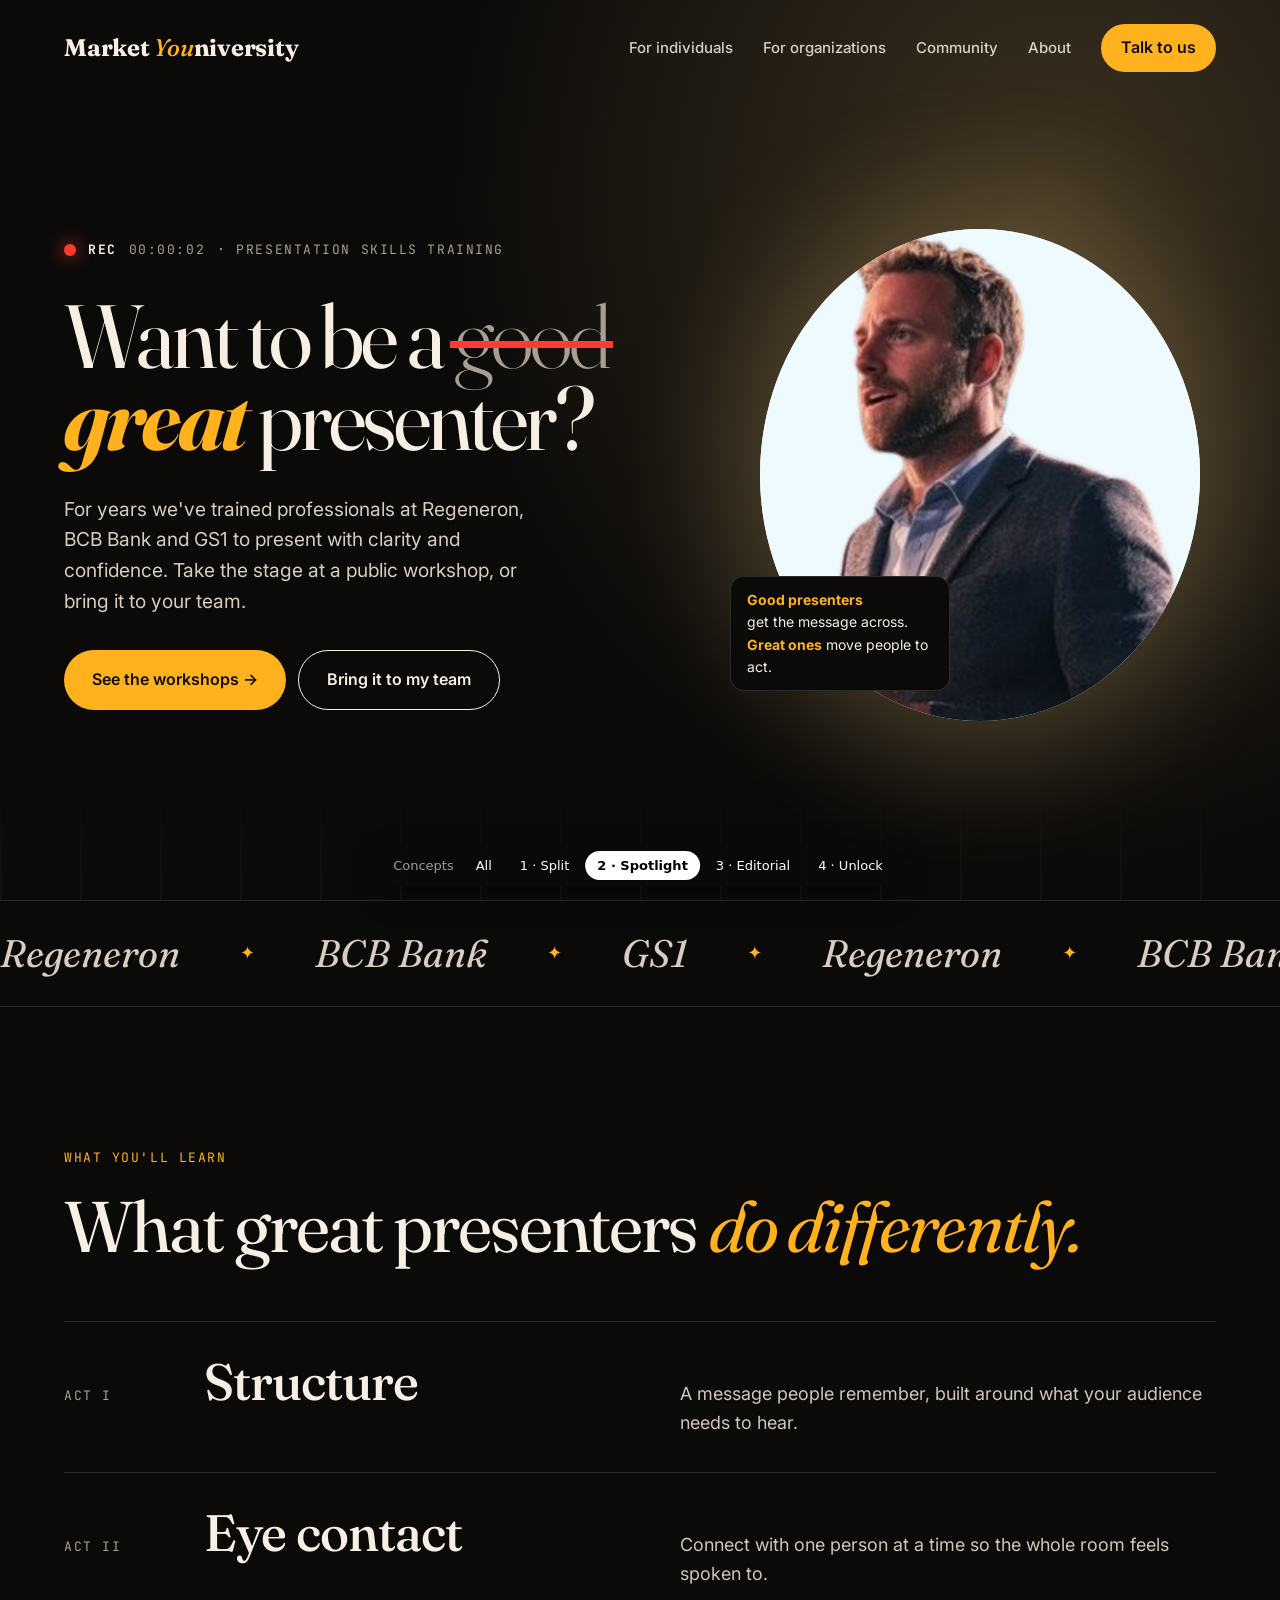
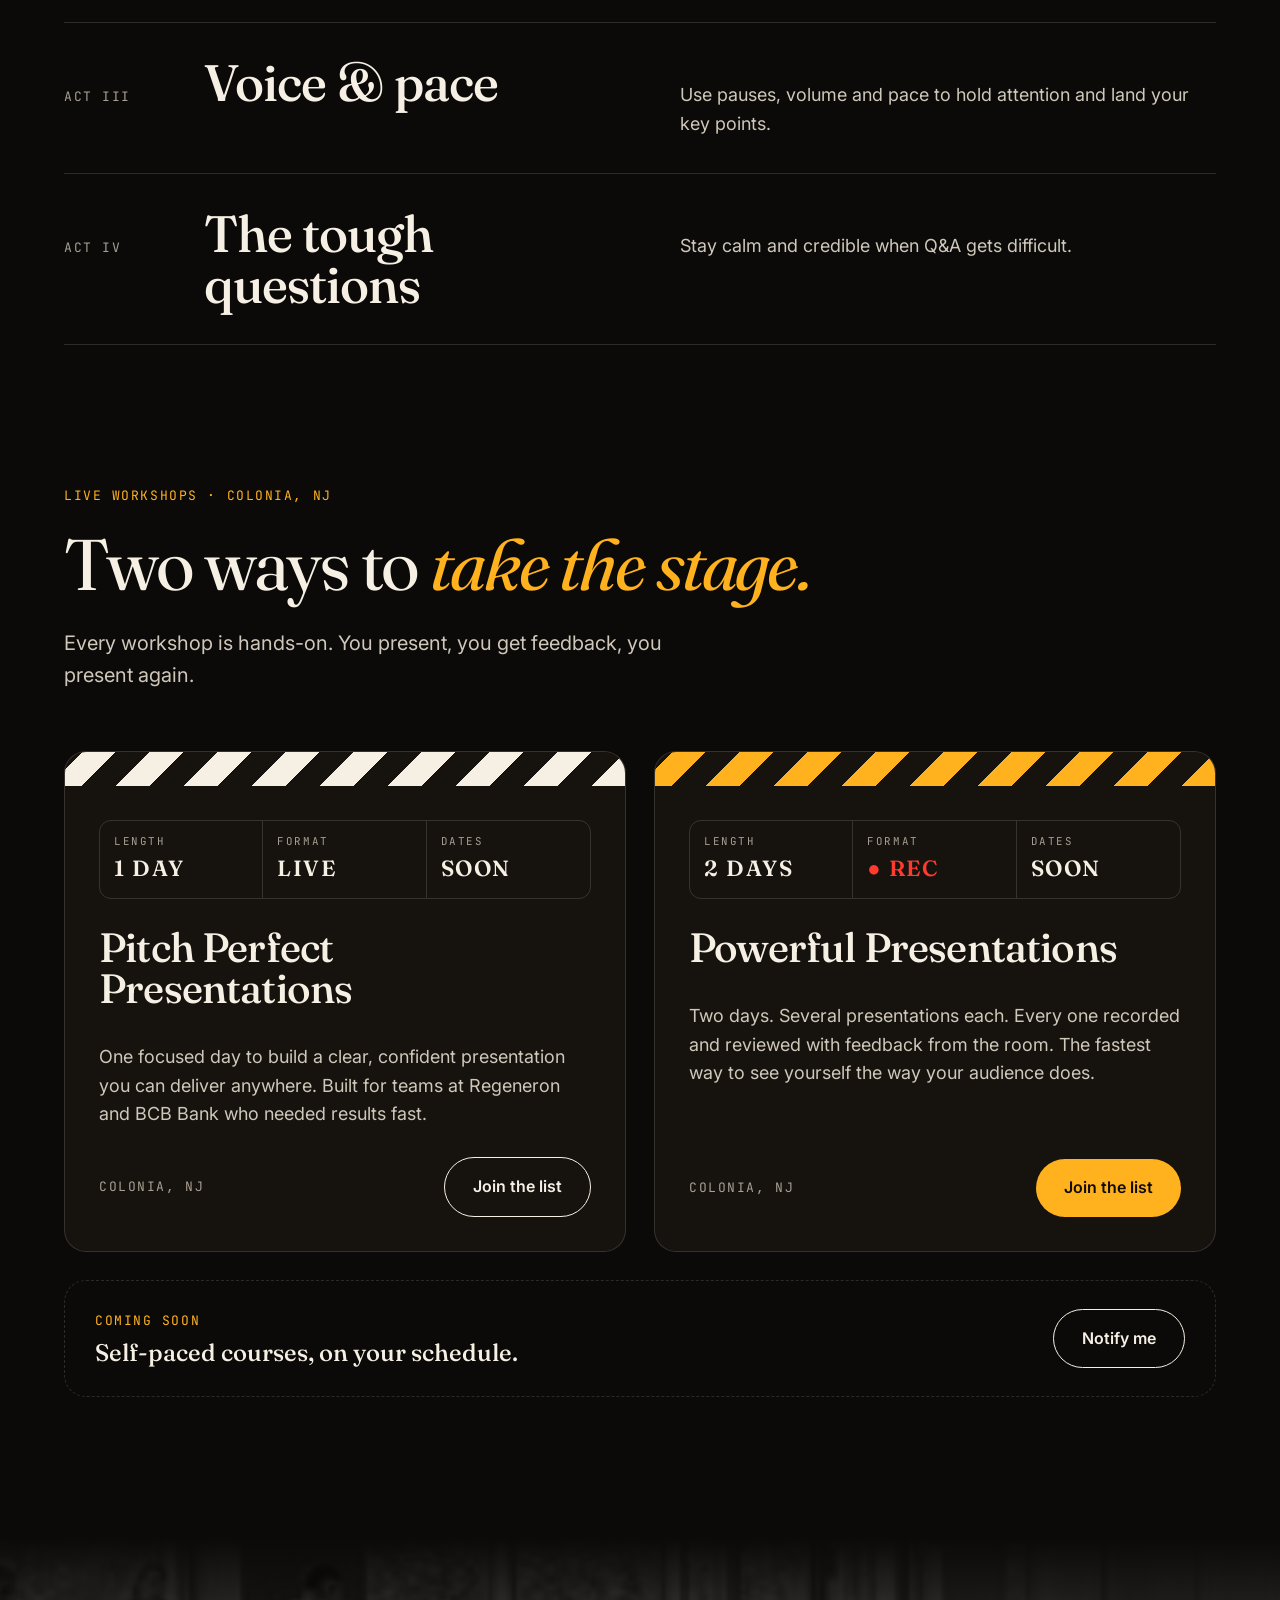
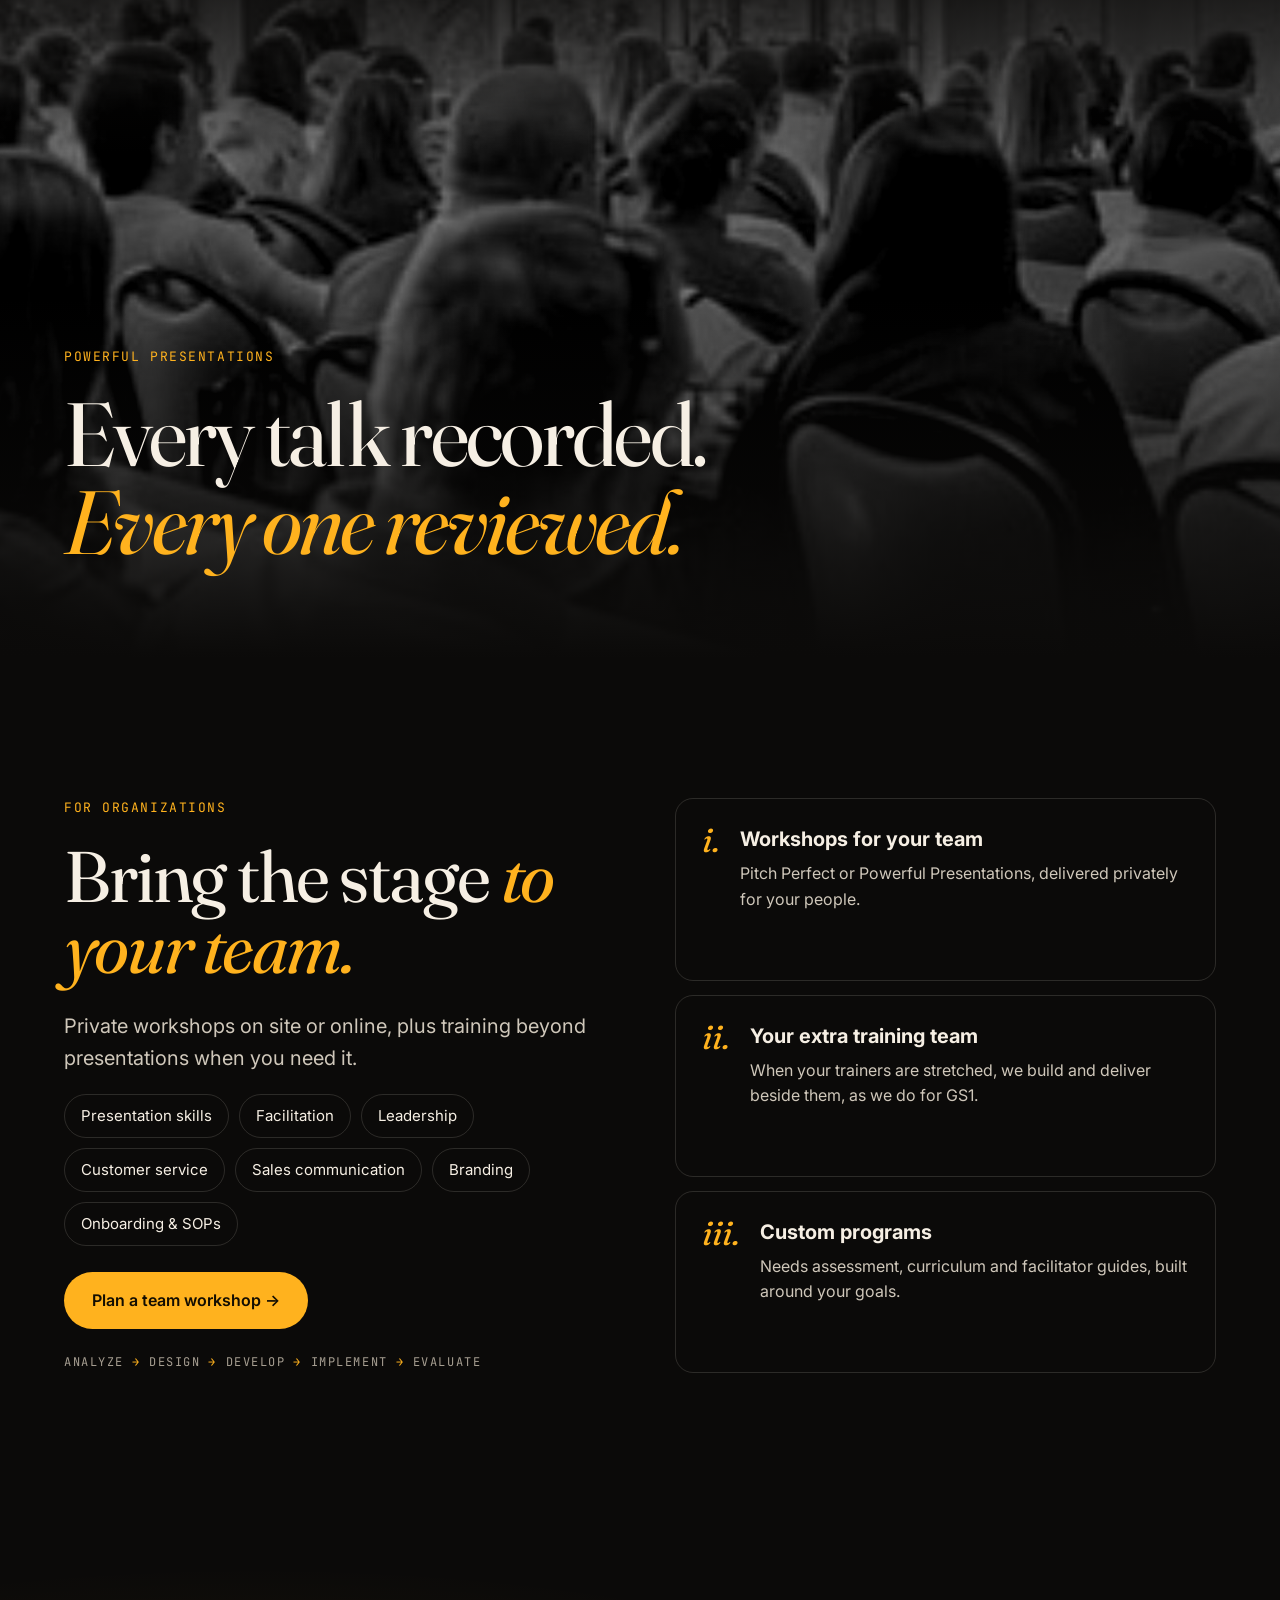
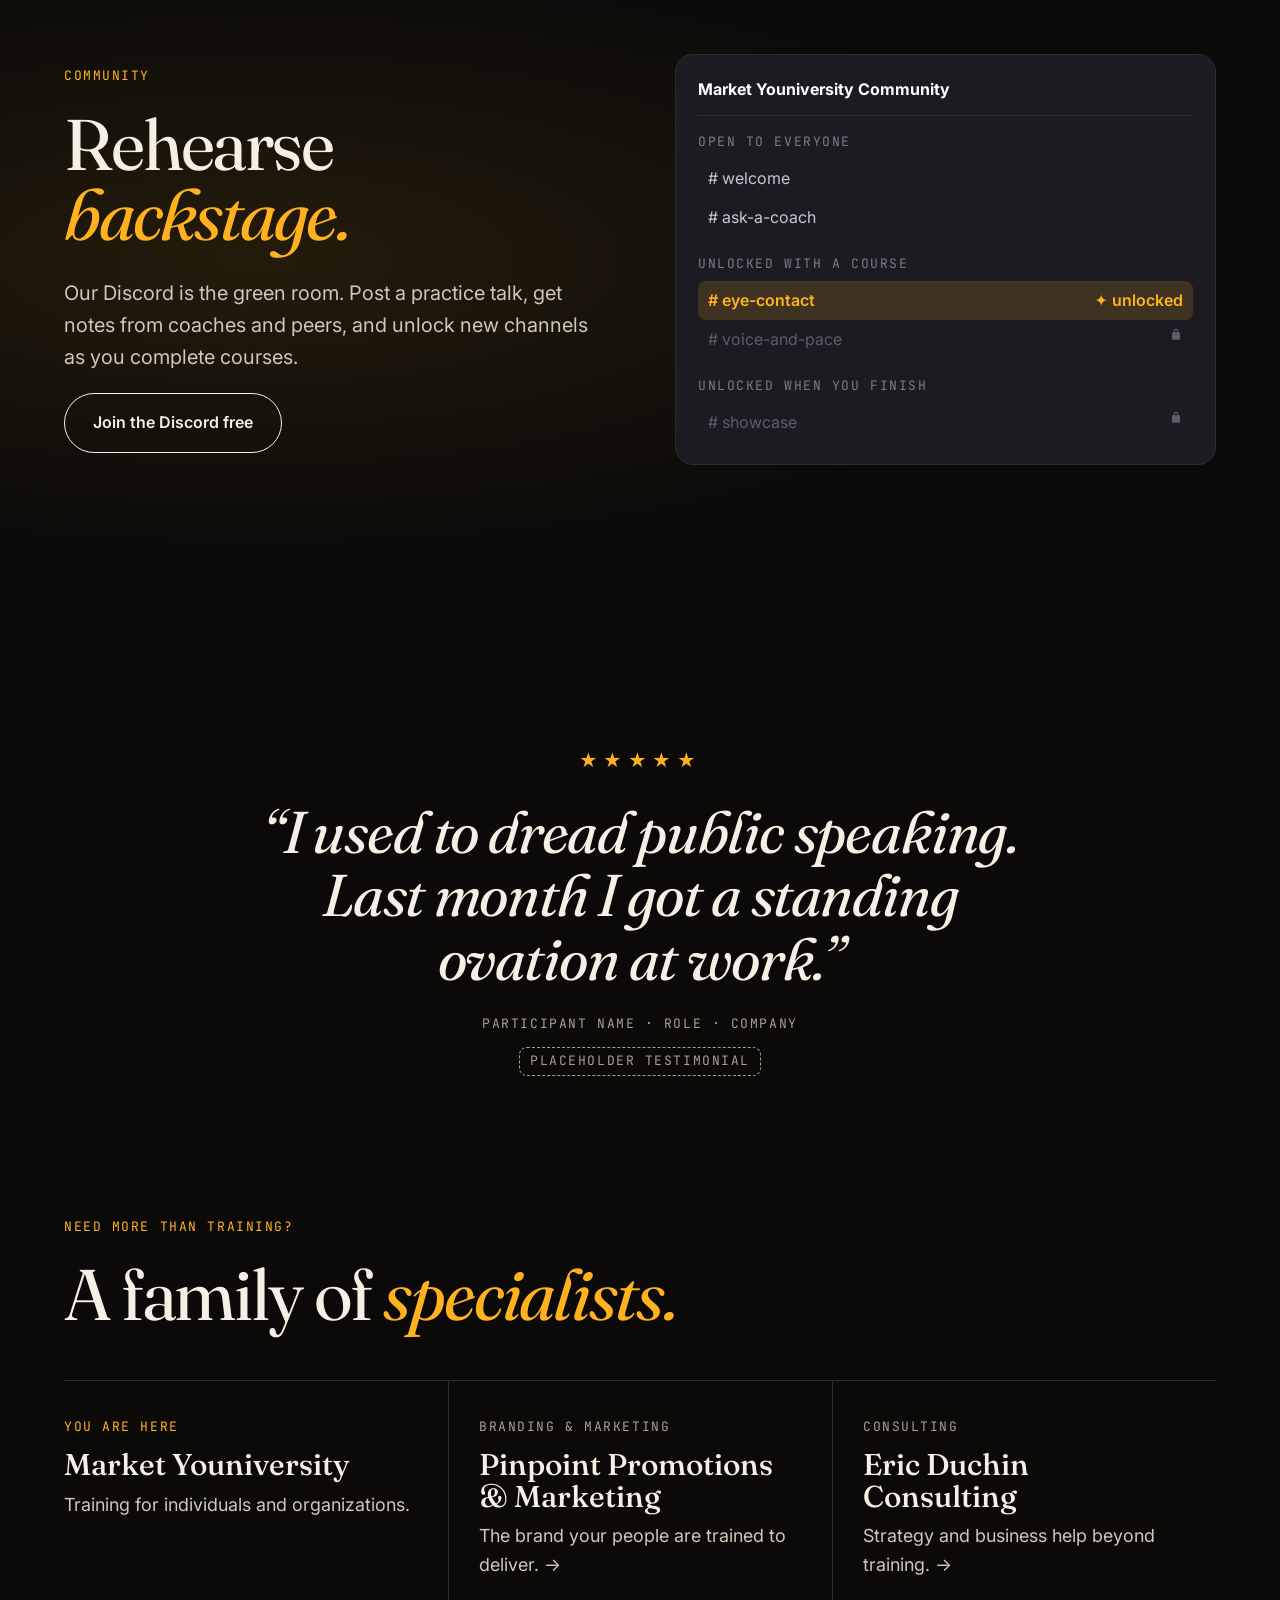
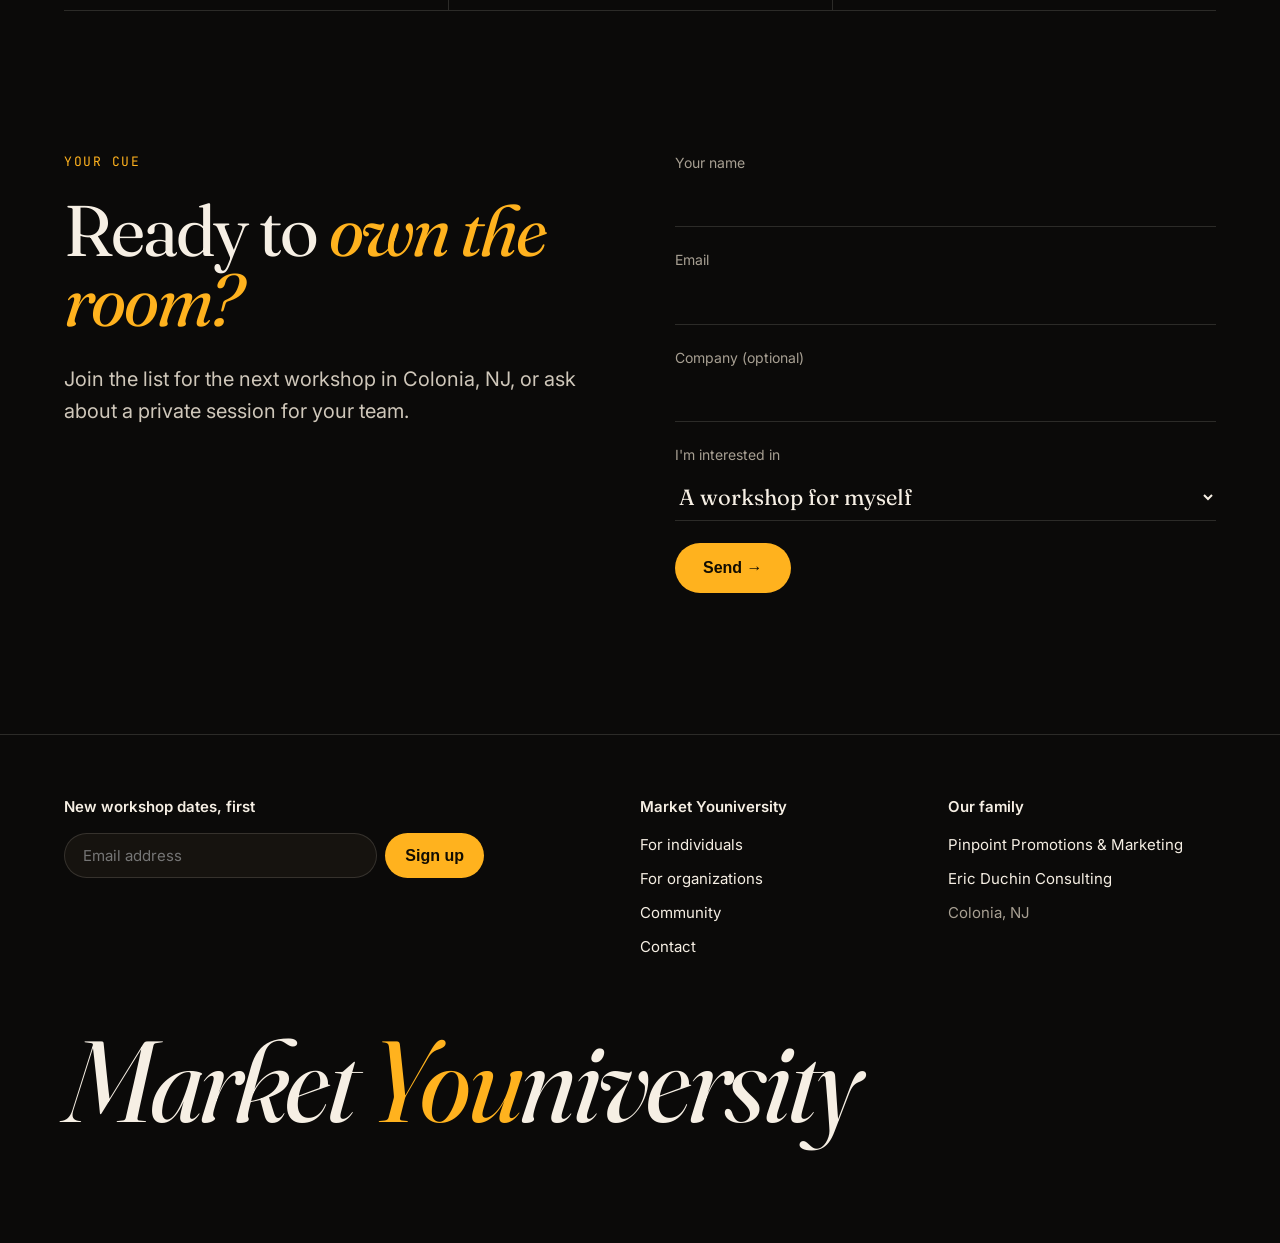
<file: concept-2/index.html>
<!doctype html>
<html lang="en">
<head>
<meta charset="utf-8">
<meta name="viewport" content="width=device-width, initial-scale=1">
<title>Market Youniversity · Want to be a great presenter?</title>
<meta name="description" content="Presentation skills workshops for individuals and teams. Every presentation recorded, every one reviewed.">
<link rel="preconnect" href="https://fonts.googleapis.com">
<link rel="preconnect" href="https://fonts.gstatic.com" crossorigin>
<link href="https://fonts.googleapis.com/css2?family=Fraunces:ital,opsz,wght@0,9..144,300..900;1,9..144,300..900&family=Inter:wght@400;500;600;700&family=JetBrains+Mono:wght@500;700&display=swap" rel="stylesheet">
<style>
:root{--bg:#0b0a09;--ink:#f6efe4;--muted:#a79f92;--gold:#ffb21e;--red:#ff3b30;--line:rgba(246,239,228,.14);--pad:clamp(20px,5vw,72px)}
*{box-sizing:border-box}
html{scroll-behavior:smooth;overflow-x:clip}
body{margin:0;background:var(--bg);color:var(--ink);font-family:"Inter",system-ui,sans-serif;font-size:18px;line-height:1.6;overflow-x:clip}
a{color:inherit}
img{display:block;max-width:100%}
.serif{font-family:"Fraunces",Georgia,serif}
.mono{font-family:"JetBrains Mono",monospace;font-size:13px;letter-spacing:.12em;text-transform:uppercase}
.btn{display:inline-flex;gap:10px;align-items:center;padding:16px 28px;border-radius:999px;font-weight:600;text-decoration:none;transition:transform .2s,background .2s,color .2s;font-size:16px}
.btn:hover{transform:translateY(-2px)}
.btn-gold{background:var(--gold);color:#120d02}
.btn-gold:hover{background:#ffc552}
.btn-line{border:1.5px solid var(--ink);color:var(--ink)}
.btn-line:hover{background:var(--ink);color:var(--bg)}

header{position:absolute;top:0;left:0;right:0;z-index:20;display:flex;justify-content:space-between;align-items:center;padding:24px var(--pad)}
.logo{text-decoration:none;font-family:"Fraunces",serif;font-size:24px;font-weight:700;letter-spacing:-.01em}
.logo em{color:var(--gold);font-style:italic;font-weight:500}
nav.main{display:flex;gap:30px;align-items:center;font-size:15px;font-weight:500}
nav.main a{text-decoration:none;opacity:.85}
nav.main a:hover{opacity:1;color:var(--gold)}
nav.main .btn{opacity:1;padding:11px 20px}
.menu{display:none;background:none;border:1px solid var(--line);color:var(--ink);border-radius:999px;padding:8px 16px;font:500 14px "Inter"}
@media(max-width:900px){.menu{display:block}nav.main{display:none;position:absolute;top:76px;left:16px;right:16px;background:#1a1714;border:1px solid var(--line);border-radius:18px;padding:20px;flex-direction:column;align-items:stretch;gap:16px}nav.main.open{display:flex}}

/* Hero: the stage */
.stage{min-height:100vh;position:relative;display:grid;grid-template-columns:1.15fr .85fr;align-items:center;padding:130px var(--pad) 80px;gap:40px;overflow:hidden}
.stage::before{content:"";position:absolute;inset:-20% -10% auto auto;width:90vw;height:140vh;background:radial-gradient(ellipse at 70% 30%,rgba(255,206,120,.20),transparent 55%);pointer-events:none}
.stage::after{content:"";position:absolute;left:0;right:0;bottom:0;height:120px;background:repeating-linear-gradient(90deg,rgba(255,255,255,.04) 0 2px,transparent 2px 80px);mask:linear-gradient(transparent,#000);pointer-events:none}
@media(max-width:900px){.stage{grid-template-columns:1fr;padding-top:120px}}
.recbar{display:flex;align-items:center;gap:12px;margin-bottom:34px;color:var(--muted)}
.recbar .dot{width:12px;height:12px;border-radius:50%;background:var(--red);box-shadow:0 0 18px var(--red);animation:blink 1.1s steps(2,start) infinite}
.recbar b{color:var(--ink);font-weight:700}
@keyframes blink{to{visibility:hidden}}
h1{font-family:"Fraunces",serif;font-weight:400;font-size:clamp(50px,7vw,122px);line-height:.92;letter-spacing:-.035em;margin:0 0 34px;font-variation-settings:"opsz" 144}
h1 .good{position:relative;color:var(--muted);font-weight:300}
h1 .good::after{content:"";position:absolute;left:-3%;right:-3%;top:55%;height:.075em;background:var(--red);transform:scaleX(0);transform-origin:left;animation:strike .8s 1s cubic-bezier(.7,0,.2,1) forwards}
@keyframes strike{to{transform:scaleX(1)}}
h1 .great{font-style:italic;font-weight:700;color:var(--gold);display:inline-block;opacity:0;transform:translateY(.15em);animation:rise .8s 1.7s cubic-bezier(.2,.8,.2,1) forwards}
@keyframes rise{to{opacity:1;transform:none}}
.stage .lede{font-size:clamp(18px,1.5vw,22px);color:#d6cec1;max-width:40ch;margin:0 0 34px}
.spot{position:relative;justify-self:center;width:min(440px,80vw);aspect-ratio:1/1.12}
.spot .disc{position:absolute;inset:0;border-radius:50%;background:#eef6fb;overflow:hidden;box-shadow:0 0 120px 30px rgba(255,214,140,.22)}
.spot img{position:absolute;inset:0;width:100%;height:100%;object-fit:cover;object-position:50% 12%}
.spot .label{position:absolute;left:-30px;bottom:30px;background:var(--bg);border:1px solid var(--line);border-radius:14px;padding:12px 16px;font-size:14px;max-width:220px}
.spot .label b{display:block;color:var(--gold)}
@media(max-width:900px){.spot .label{left:0}}

/* Marquee of clients */
.marquee{border-block:1px solid var(--line);overflow:hidden;white-space:nowrap;padding:22px 0}
.marquee .t{display:inline-flex;gap:60px;animation:m 30s linear infinite;align-items:center}
.marquee span{font-family:"Fraunces",serif;font-size:clamp(26px,3vw,40px);font-style:italic;color:#d6cec1}
.marquee i{color:var(--gold);font-style:normal}
@keyframes m{to{transform:translateX(-50%)}}

section{padding:clamp(80px,11vw,160px) var(--pad)}
.eyebrow{color:var(--gold);margin-bottom:22px;display:block}
h2{font-family:"Fraunces",serif;font-weight:400;font-size:clamp(40px,5.6vw,92px);line-height:.98;letter-spacing:-.03em;margin:0 0 28px}
h2 em{color:var(--gold)}
.lead{font-size:20px;color:#cfc7ba;max-width:46ch}

/* Skills as acts */
.acts{margin-top:60px;border-top:1px solid var(--line)}
.act{display:grid;grid-template-columns:110px 1fr 1.2fr;gap:30px;align-items:baseline;padding:34px 0;border-bottom:1px solid var(--line);transition:padding .3s,background .3s}
.act:hover{padding-left:20px;background:linear-gradient(90deg,rgba(255,178,30,.08),transparent)}
.act .no{color:var(--muted)}
.act h3{font-family:"Fraunces",serif;font-size:clamp(32px,4vw,58px);font-weight:500;line-height:1;margin:0;letter-spacing:-.02em}
.act:hover h3{font-style:italic;color:var(--gold)}
.act p{margin:0;color:#cfc7ba}
@media(max-width:800px){.act{grid-template-columns:1fr;gap:10px}}

/* Workshops as slates */
.slates{display:grid;grid-template-columns:1fr 1fr;gap:28px;margin-top:60px}
@media(max-width:900px){.slates{grid-template-columns:1fr}}
.slate{background:#16130f;border:1px solid var(--line);border-radius:22px;overflow:hidden;display:flex;flex-direction:column;transition:transform .3s,border-color .3s}
.slate:hover{transform:translateY(-6px);border-color:var(--gold)}
.slate .clap{height:34px;background:repeating-linear-gradient(-45deg,var(--ink) 0 24px,#16130f 24px 48px)}
.slate.two .clap{background:repeating-linear-gradient(-45deg,var(--gold) 0 24px,#16130f 24px 48px)}
.slate .in{padding:34px;display:flex;flex-direction:column;flex:1}
.slate .meta{display:grid;grid-template-columns:repeat(3,1fr);border:1px solid var(--line);border-radius:12px;margin-bottom:28px}
.slate .meta div{padding:12px 14px;border-right:1px solid var(--line)}
.slate .meta div:last-child{border-right:0}
.slate .meta small{display:block;color:var(--muted)}
.slate .meta b{font-family:"Fraunces",serif;font-size:22px;font-weight:600}
.slate h3{font-family:"Fraunces",serif;font-size:clamp(32px,3.2vw,46px);font-weight:500;line-height:1;margin:0 0 16px;letter-spacing:-.02em}
.slate p{color:#cfc7ba;flex:1}
.slate .foot{display:flex;justify-content:space-between;align-items:center;gap:16px;flex-wrap:wrap;margin-top:10px}
.soon{margin-top:28px;display:flex;justify-content:space-between;align-items:center;gap:20px;flex-wrap:wrap;border:1px dashed var(--line);border-radius:22px;padding:24px 30px}
.soon b{font-family:"Fraunces",serif;font-size:24px;font-weight:500}

/* Full-bleed audience */
.room{position:relative;min-height:80vh;display:flex;align-items:flex-end;padding:var(--pad);overflow:hidden}
.room img{position:absolute;inset:0;width:100%;height:100%;object-fit:cover;filter:grayscale(1) brightness(.5) contrast(1.1)}
.room::after{content:"";position:absolute;inset:0;background:linear-gradient(180deg,var(--bg) 0%,transparent 30%,transparent 50%,var(--bg) 100%)}
.room .txt{position:relative;z-index:2;max-width:900px}
.room h2{font-size:clamp(44px,7vw,120px)}

/* Teams */
.teams{display:grid;grid-template-columns:1fr 1fr;gap:70px}
@media(max-width:900px){.teams{grid-template-columns:1fr}}
.topics{display:flex;flex-wrap:wrap;gap:10px;margin:20px 0 26px}
.topics span{border:1px solid var(--line);border-radius:999px;padding:9px 16px;font-size:15px;transition:all .2s}
.topics span:hover{border-color:var(--gold);color:var(--gold)}
.ways{display:grid;gap:14px}
.way{border:1px solid var(--line);border-radius:18px;padding:24px 26px;display:grid;grid-template-columns:auto 1fr;gap:20px;align-items:start}
.way .n{font-family:"Fraunces",serif;font-style:italic;color:var(--gold);font-size:34px;line-height:1}
.way h3{margin:0 0 6px;font-size:20px}
.way p{margin:0;color:#cfc7ba;font-size:16px}
.steps{display:flex;gap:8px;flex-wrap:wrap;margin-top:24px}
.steps span{font-size:12px}
.steps span+span::before{content:"→ ";color:var(--gold)}

/* Community */
.backstage{display:grid;grid-template-columns:1fr 1fr;gap:70px;align-items:center;background:radial-gradient(ellipse at 20% 50%,rgba(255,178,30,.10),transparent 60%)}
@media(max-width:900px){.backstage{grid-template-columns:1fr}}
.dc{background:#1d1b22;border:1px solid #2e2b36;border-radius:18px;padding:22px;font-size:16px;color:#c9c5d4}
.dc .srv{font-weight:700;color:#fff;padding-bottom:12px;border-bottom:1px solid #2e2b36}
.dc .grp{color:#7e7a8c;margin:16px 0 6px}
.dc .ch{display:flex;justify-content:space-between;padding:7px 10px;border-radius:8px}
.dc .on{background:rgba(255,178,30,.15);color:var(--gold);font-weight:600}
.dc .lock{color:#5f5b6c}
.dc svg{width:14px;height:14px;fill:currentColor}

/* Review */
.review{text-align:center}
.review blockquote{font-family:"Fraunces",serif;font-style:italic;font-weight:400;font-size:clamp(32px,4.6vw,72px);line-height:1.08;letter-spacing:-.02em;max-width:20ch;margin:0 auto 24px}
.review .stars{color:var(--gold);letter-spacing:.3em;margin-bottom:24px}
.ph{display:inline-block;margin-top:12px;border:1px dashed var(--muted);color:var(--muted);border-radius:8px;padding:3px 10px}

/* Family */
.fam{display:grid;grid-template-columns:repeat(3,1fr);border-top:1px solid var(--line);margin-top:50px}
@media(max-width:900px){.fam{grid-template-columns:1fr}}
.fam > *{padding:30px 30px 30px 0;border-bottom:1px solid var(--line);text-decoration:none;display:block}
@media(min-width:901px){.fam > * + *{padding-left:30px;border-left:1px solid var(--line)}}
.fam h3{font-family:"Fraunces",serif;font-weight:500;font-size:30px;line-height:1.05;margin:10px 0}
.fam p{margin:0;color:#cfc7ba}
.fam a:hover h3{color:var(--gold);font-style:italic}

/* Contact */
.contact{display:grid;grid-template-columns:1fr 1fr;gap:70px;align-items:start}
@media(max-width:900px){.contact{grid-template-columns:1fr}}
form{display:grid;gap:22px}
form label{display:grid;gap:8px;color:var(--muted);font-size:14px}
form input,form select{background:transparent;border:0;border-bottom:1.5px solid var(--line);color:var(--ink);font:400 22px "Fraunces",serif;padding:8px 0;border-radius:0}
form select option{color:#000}
form input:focus,form select:focus{outline:none;border-color:var(--gold)}

footer{border-top:1px solid var(--line);padding:60px var(--pad) 30px;color:var(--muted);font-size:15px}
footer .cols{display:grid;grid-template-columns:2fr 1fr 1fr;gap:40px}
@media(max-width:900px){footer .cols{grid-template-columns:1fr}}
footer h4{color:var(--ink);margin:0 0 14px;font-weight:600}
footer ul{list-style:none;padding:0;margin:0}footer li{margin-bottom:10px}
footer a{text-decoration:none;color:var(--ink)}
footer a:hover{color:var(--gold)}
.news{display:flex;gap:8px;max-width:420px;margin-top:12px}
.news input{flex:1;min-width:0;background:#16130f;border:1px solid var(--line);border-radius:999px;padding:12px 18px;color:var(--ink);font:400 15px "Inter"}
.sign{font-family:"Fraunces",serif;font-style:italic;font-size:clamp(46px,9vw,150px);line-height:.9;color:var(--ink);margin-top:60px;letter-spacing:-.03em}
.sign em{color:var(--gold)}

.js [data-reveal]{opacity:0;transform:translateY(30px);transition:opacity 1s,transform 1s cubic-bezier(.2,.8,.2,1)}
.js [data-reveal].in{opacity:1;transform:none}
@media(prefers-reduced-motion:reduce){*{animation:none!important;transition:none!important}h1 .good::after{transform:scaleX(1)}h1 .great{opacity:1;transform:none}}
</style>
</head>
<body>

<header>
  <a class="logo" href="#top">Market <em>You</em>niversity</a>
  <button class="menu" data-menu-toggle aria-expanded="false">Menu</button>
  <nav class="main" data-nav>
    <a href="#individuals">For individuals</a>
    <a href="#organizations">For organizations</a>
    <a href="#community">Community</a>
    <a href="#about">About</a>
    <a class="btn btn-gold" href="#contact">Talk to us</a>
  </nav>
</header>

<main id="top">
  <section class="stage">
    <div>
      <div class="recbar mono"><span class="dot"></span><b>REC</b><span id="tc">00:00:00</span><span>· Presentation skills training</span></div>
      <h1>Want to be a <span class="good">good</span><br><span class="great">great</span> presenter?</h1>
      <p class="lede">For years we've trained professionals at Regeneron, BCB Bank and GS1 to present with clarity and confidence. Take the stage at a public workshop, or bring it to your team.</p>
      <div style="display:flex;gap:12px;flex-wrap:wrap">
        <a class="btn btn-gold" href="#individuals">See the workshops &rarr;</a>
        <a class="btn btn-line" href="#organizations">Bring it to my team</a>
      </div>
    </div>
    <div class="spot">
      <div class="disc"><img src="/assets/img/presenter.jpg" alt="A presenter speaking confidently"></div>
      <div class="label"><b>Good presenters</b> get the message across. <b style="display:inline">Great ones</b> move people to act.</div>
    </div>
  </section>

  <div class="marquee" aria-label="Trusted by Regeneron, BCB Bank and GS1">
    <div class="t"><span>Regeneron</span><i>✦</i><span>BCB Bank</span><i>✦</i><span>GS1</span><i>✦</i><span>Regeneron</span><i>✦</i><span>BCB Bank</span><i>✦</i><span>GS1</span><i>✦</i><span>Regeneron</span><i>✦</i><span>BCB Bank</span><i>✦</i><span>GS1</span><i>✦</i><span>Regeneron</span><i>✦</i><span>BCB Bank</span><i>✦</i><span>GS1</span><i>✦</i></div>
  </div>

  <section>
    <div data-reveal>
      <span class="mono eyebrow">What you'll learn</span>
      <h2>What great presenters <em>do differently.</em></h2>
    </div>
    <div class="acts">
      <div class="act" data-reveal><span class="mono no">Act I</span><h3>Structure</h3><p>A message people remember, built around what your audience needs to hear.</p></div>
      <div class="act" data-reveal><span class="mono no">Act II</span><h3>Eye contact</h3><p>Connect with one person at a time so the whole room feels spoken to.</p></div>
      <div class="act" data-reveal><span class="mono no">Act III</span><h3>Voice &amp; pace</h3><p>Use pauses, volume and pace to hold attention and land your key points.</p></div>
      <div class="act" data-reveal><span class="mono no">Act IV</span><h3>The tough questions</h3><p>Stay calm and credible when Q&amp;A gets difficult.</p></div>
    </div>
  </section>

  <section id="individuals" style="padding-top:0">
    <div data-reveal>
      <span class="mono eyebrow">Live workshops · Colonia, NJ</span>
      <h2>Two ways to <em>take the stage.</em></h2>
      <p class="lead">Every workshop is hands-on. You present, you get feedback, you present again.</p>
    </div>
    <div class="slates">
      <article class="slate" data-reveal>
        <div class="clap"></div>
        <div class="in">
          <div class="meta mono"><div><small>Length</small><b>1 day</b></div><div><small>Format</small><b>Live</b></div><div><small>Dates</small><b>Soon</b></div></div>
          <h3>Pitch Perfect Presentations</h3>
          <p>One focused day to build a clear, confident presentation you can deliver anywhere. Built for teams at Regeneron and BCB Bank who needed results fast.</p>
          <div class="foot"><span class="mono" style="color:var(--muted)">Colonia, NJ</span><a class="btn btn-line" href="#contact">Join the list</a></div>
        </div>
      </article>
      <article class="slate two" data-reveal>
        <div class="clap"></div>
        <div class="in">
          <div class="meta mono"><div><small>Length</small><b>2 days</b></div><div><small>Format</small><b style="color:var(--red)">● Rec</b></div><div><small>Dates</small><b>Soon</b></div></div>
          <h3>Powerful Presentations</h3>
          <p>Two days. Several presentations each. Every one recorded and reviewed with feedback from the room. The fastest way to see yourself the way your audience does.</p>
          <div class="foot"><span class="mono" style="color:var(--muted)">Colonia, NJ</span><a class="btn btn-gold" href="#contact">Join the list</a></div>
        </div>
      </article>
    </div>
    <div class="soon" data-reveal><div><span class="mono" style="color:var(--gold)">Coming soon</span><br><b>Self-paced courses, on your schedule.</b></div><a class="btn btn-line" href="#contact">Notify me</a></div>
  </section>

  <div class="room">
    <img src="/assets/img/audience.jpg" alt="An audience watching a presenter">
    <div class="txt" data-reveal>
      <span class="mono eyebrow">Powerful Presentations</span>
      <h2>Every talk recorded.<br><em>Every one reviewed.</em></h2>
    </div>
  </div>

  <section id="organizations">
    <div class="teams">
      <div data-reveal>
        <span class="mono eyebrow">For organizations</span>
        <h2>Bring the stage <em>to your team.</em></h2>
        <p class="lead">Private workshops on site or online, plus training beyond presentations when you need it.</p>
        <div class="topics"><span>Presentation skills</span><span>Facilitation</span><span>Leadership</span><span>Customer service</span><span>Sales communication</span><span>Branding</span><span>Onboarding &amp; SOPs</span></div>
        <a class="btn btn-gold" href="#contact">Plan a team workshop &rarr;</a>
        <div class="steps mono" style="color:var(--muted)"><span>Analyze</span><span>Design</span><span>Develop</span><span>Implement</span><span>Evaluate</span></div>
      </div>
      <div class="ways" data-reveal>
        <div class="way"><span class="n">i.</span><div><h3>Workshops for your team</h3><p>Pitch Perfect or Powerful Presentations, delivered privately for your people.</p></div></div>
        <div class="way"><span class="n">ii.</span><div><h3>Your extra training team</h3><p>When your trainers are stretched, we build and deliver beside them, as we do for GS1.</p></div></div>
        <div class="way"><span class="n">iii.</span><div><h3>Custom programs</h3><p>Needs assessment, curriculum and facilitator guides, built around your goals.</p></div></div>
      </div>
    </div>
  </section>

  <section class="backstage" id="community">
    <div data-reveal>
      <span class="mono eyebrow">Community</span>
      <h2>Rehearse <em>backstage.</em></h2>
      <p class="lead">Our Discord is the green room. Post a practice talk, get notes from coaches and peers, and unlock new channels as you complete courses.</p>
      <a class="btn btn-line" href="#">Join the Discord free</a>
    </div>
    <div class="dc" data-reveal>
      <div class="srv">Market Youniversity Community</div>
      <div class="grp mono">Open to everyone</div>
      <div class="ch"># welcome</div><div class="ch"># ask-a-coach</div>
      <div class="grp mono">Unlocked with a course</div>
      <div class="ch on"># eye-contact <span>✦ unlocked</span></div>
      <div class="ch lock"># voice-and-pace <svg viewBox="0 0 24 24"><path d="M17 9h-1V7a4 4 0 0 0-8 0v2H7a2 2 0 0 0-2 2v9a2 2 0 0 0 2 2h10a2 2 0 0 0 2-2v-9a2 2 0 0 0-2-2Zm-7-2a2 2 0 0 1 4 0v2h-4Z"/></svg></div>
      <div class="grp mono">Unlocked when you finish</div>
      <div class="ch lock"># showcase <svg viewBox="0 0 24 24"><path d="M17 9h-1V7a4 4 0 0 0-8 0v2H7a2 2 0 0 0-2 2v9a2 2 0 0 0 2 2h10a2 2 0 0 0 2-2v-9a2 2 0 0 0-2-2Zm-7-2a2 2 0 0 1 4 0v2h-4Z"/></svg></div>
    </div>
  </section>

  <section class="review">
    <div class="stars" aria-hidden="true">★★★★★</div>
    <blockquote data-reveal>“I used to dread public speaking. Last month I got a standing ovation at work.”</blockquote>
    <div class="mono" style="color:var(--muted)">Participant name · Role · Company</div>
    <span class="ph mono">Placeholder testimonial</span>
  </section>

  <section id="about" style="padding-top:0">
    <span class="mono eyebrow">Need more than training?</span>
    <h2>A family of <em>specialists.</em></h2>
    <div class="fam">
      <div><span class="mono" style="color:var(--gold)">You are here</span><h3>Market Youniversity</h3><p>Training for individuals and organizations.</p></div>
      <a href="https://pinpointmypromotions.com" target="_blank" rel="noopener"><span class="mono" style="color:var(--muted)">Branding &amp; marketing</span><h3>Pinpoint Promotions &amp; Marketing</h3><p>The brand your people are trained to deliver. &rarr;</p></a>
      <a href="#"><span class="mono" style="color:var(--muted)">Consulting</span><h3>Eric Duchin Consulting</h3><p>Strategy and business help beyond training. &rarr;</p></a>
    </div>
  </section>

  <section class="contact" id="contact" style="padding-top:0">
    <div data-reveal>
      <span class="mono eyebrow">Your cue</span>
      <h2>Ready to <em>own the room?</em></h2>
      <p class="lead">Join the list for the next workshop in Colonia, NJ, or ask about a private session for your team.</p>
    </div>
    <form onsubmit="return false" data-reveal>
      <label>Your name<input type="text" autocomplete="name"></label>
      <label>Email<input type="email" autocomplete="email"></label>
      <label>Company (optional)<input type="text" autocomplete="organization"></label>
      <label>I'm interested in<select><option>A workshop for myself</option><option>Training for my team</option><option>Help building a training program</option><option>Something else</option></select></label>
      <button class="btn btn-gold" type="submit" style="justify-self:start;border:0;cursor:pointer">Send &rarr;</button>
    </form>
  </section>
</main>

<footer>
  <div class="cols">
    <div><h4>New workshop dates, first</h4><form class="news" onsubmit="return false"><input type="email" placeholder="Email address" aria-label="Email address"><button class="btn btn-gold" style="padding:12px 20px;border:0">Sign up</button></form></div>
    <div><h4>Market Youniversity</h4><ul><li><a href="#individuals">For individuals</a></li><li><a href="#organizations">For organizations</a></li><li><a href="#community">Community</a></li><li><a href="#contact">Contact</a></li></ul></div>
    <div><h4>Our family</h4><ul><li><a href="https://pinpointmypromotions.com" target="_blank" rel="noopener">Pinpoint Promotions &amp; Marketing</a></li><li><a href="#">Eric Duchin Consulting</a></li><li>Colonia, NJ</li></ul></div>
  </div>
  <div class="sign">Market <em>You</em>niversity</div>
</footer>

<script src="/assets/common.js"></script>
<script>
// Running record timecode in the hero.
(function(){var el=document.getElementById('tc'),t=0;if(matchMedia('(prefers-reduced-motion: reduce)').matches)return;setInterval(function(){t++;var h=String(Math.floor(t/3600)).padStart(2,'0'),m=String(Math.floor(t/60)%60).padStart(2,'0'),s=String(t%60).padStart(2,'0');el.textContent=h+':'+m+':'+s},1000);})();
</script>
</body>
</html>
</file>
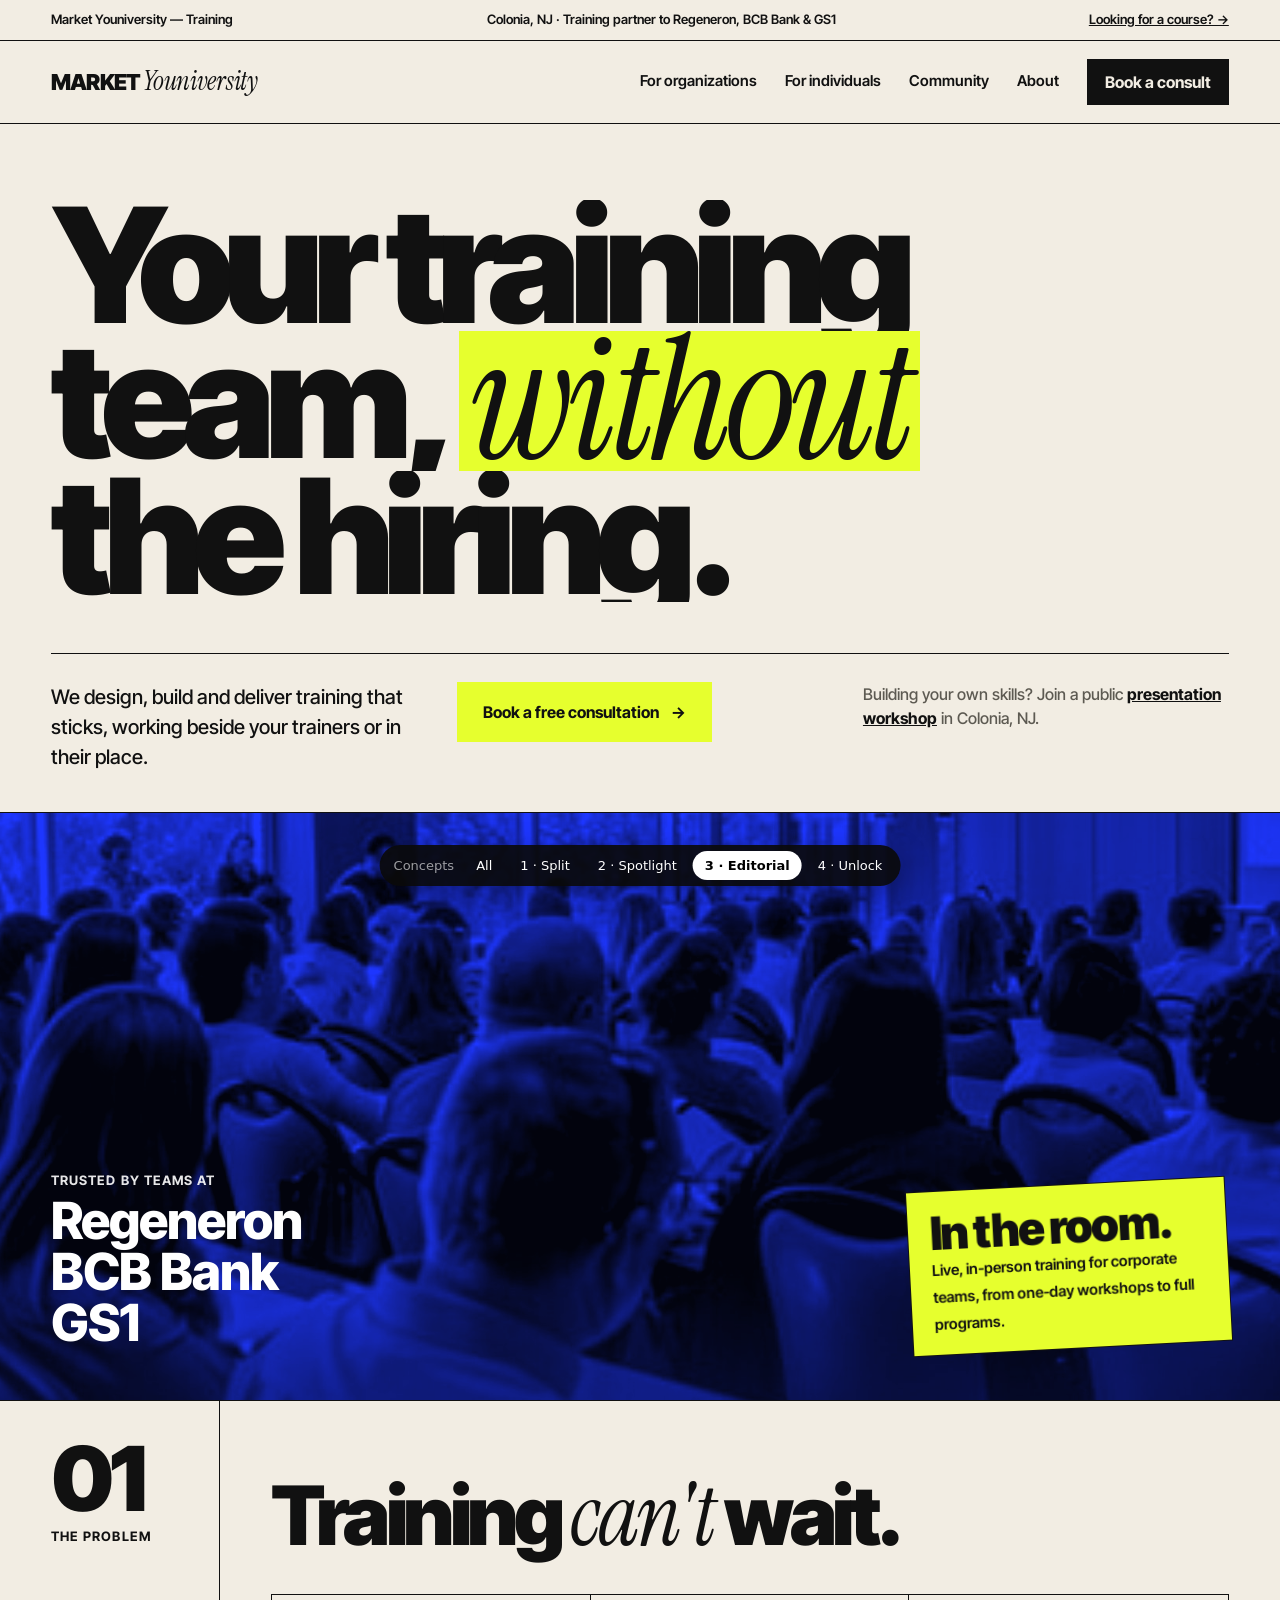
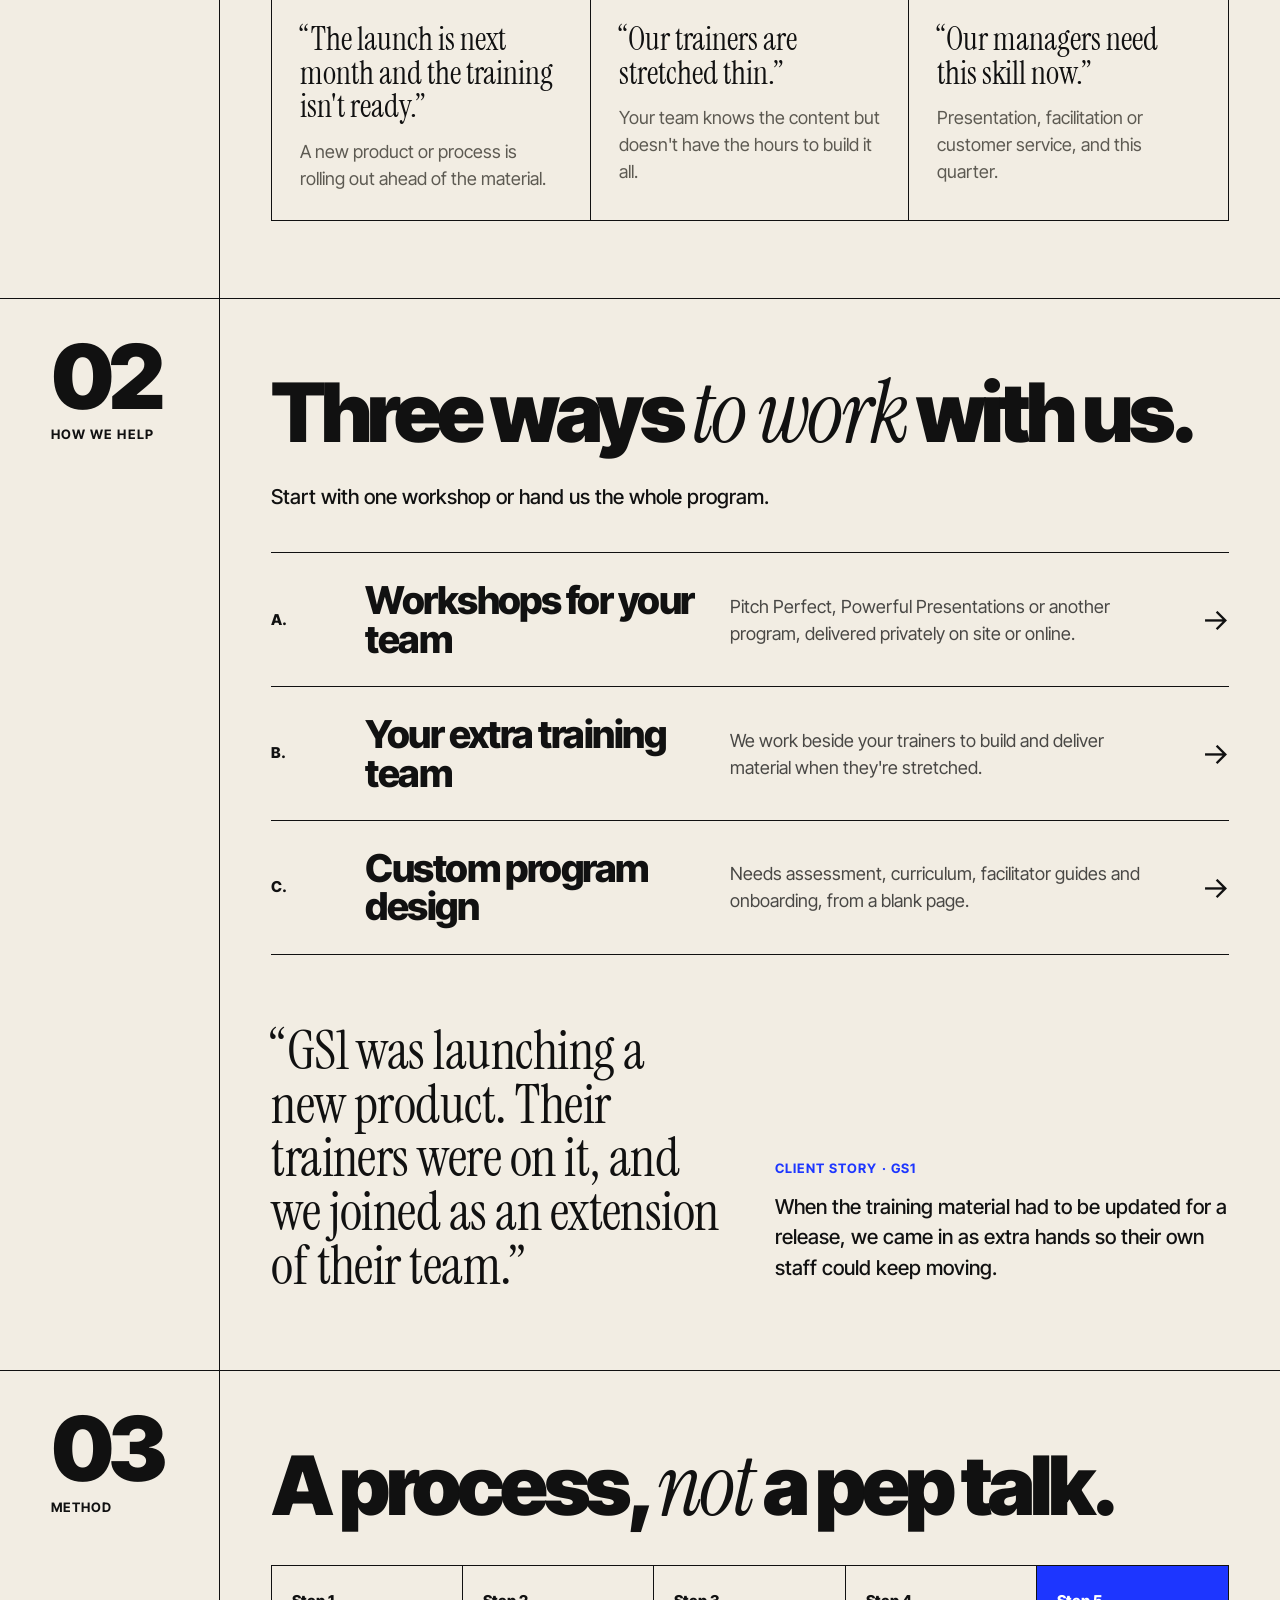
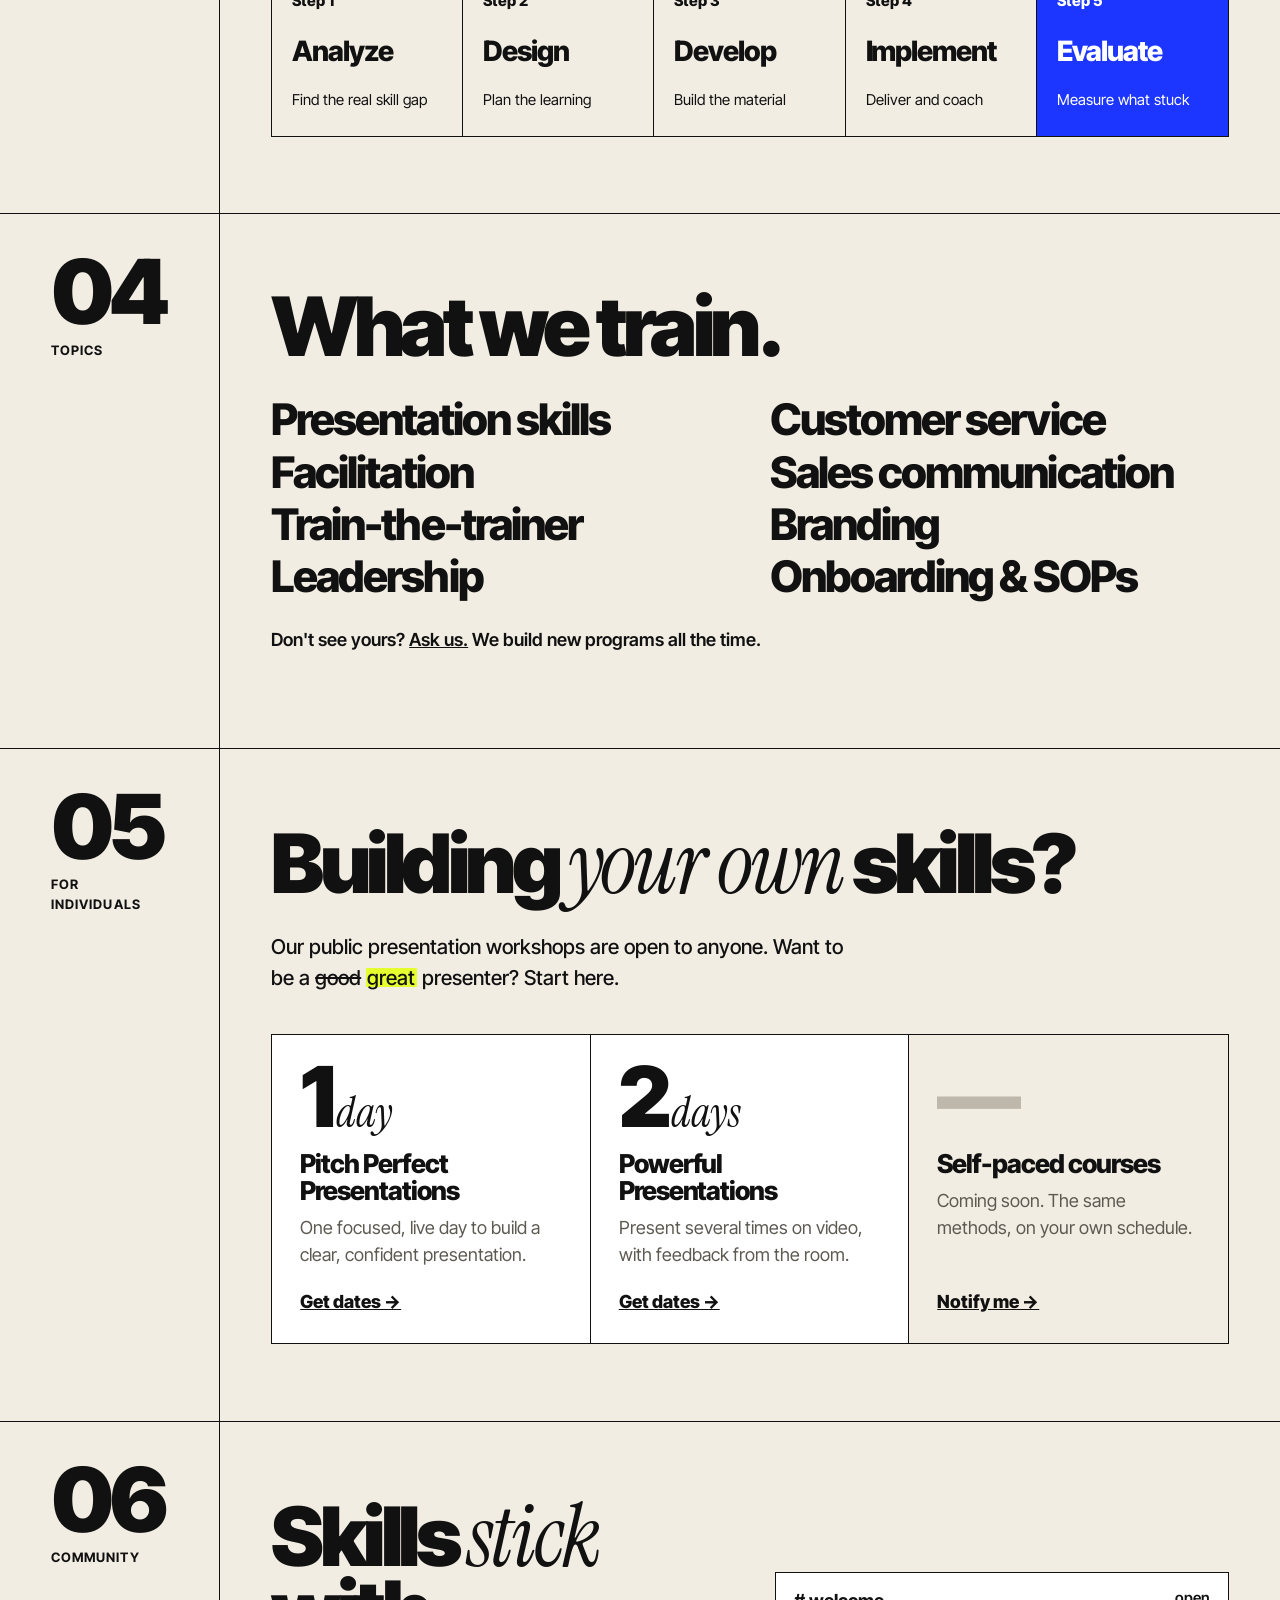
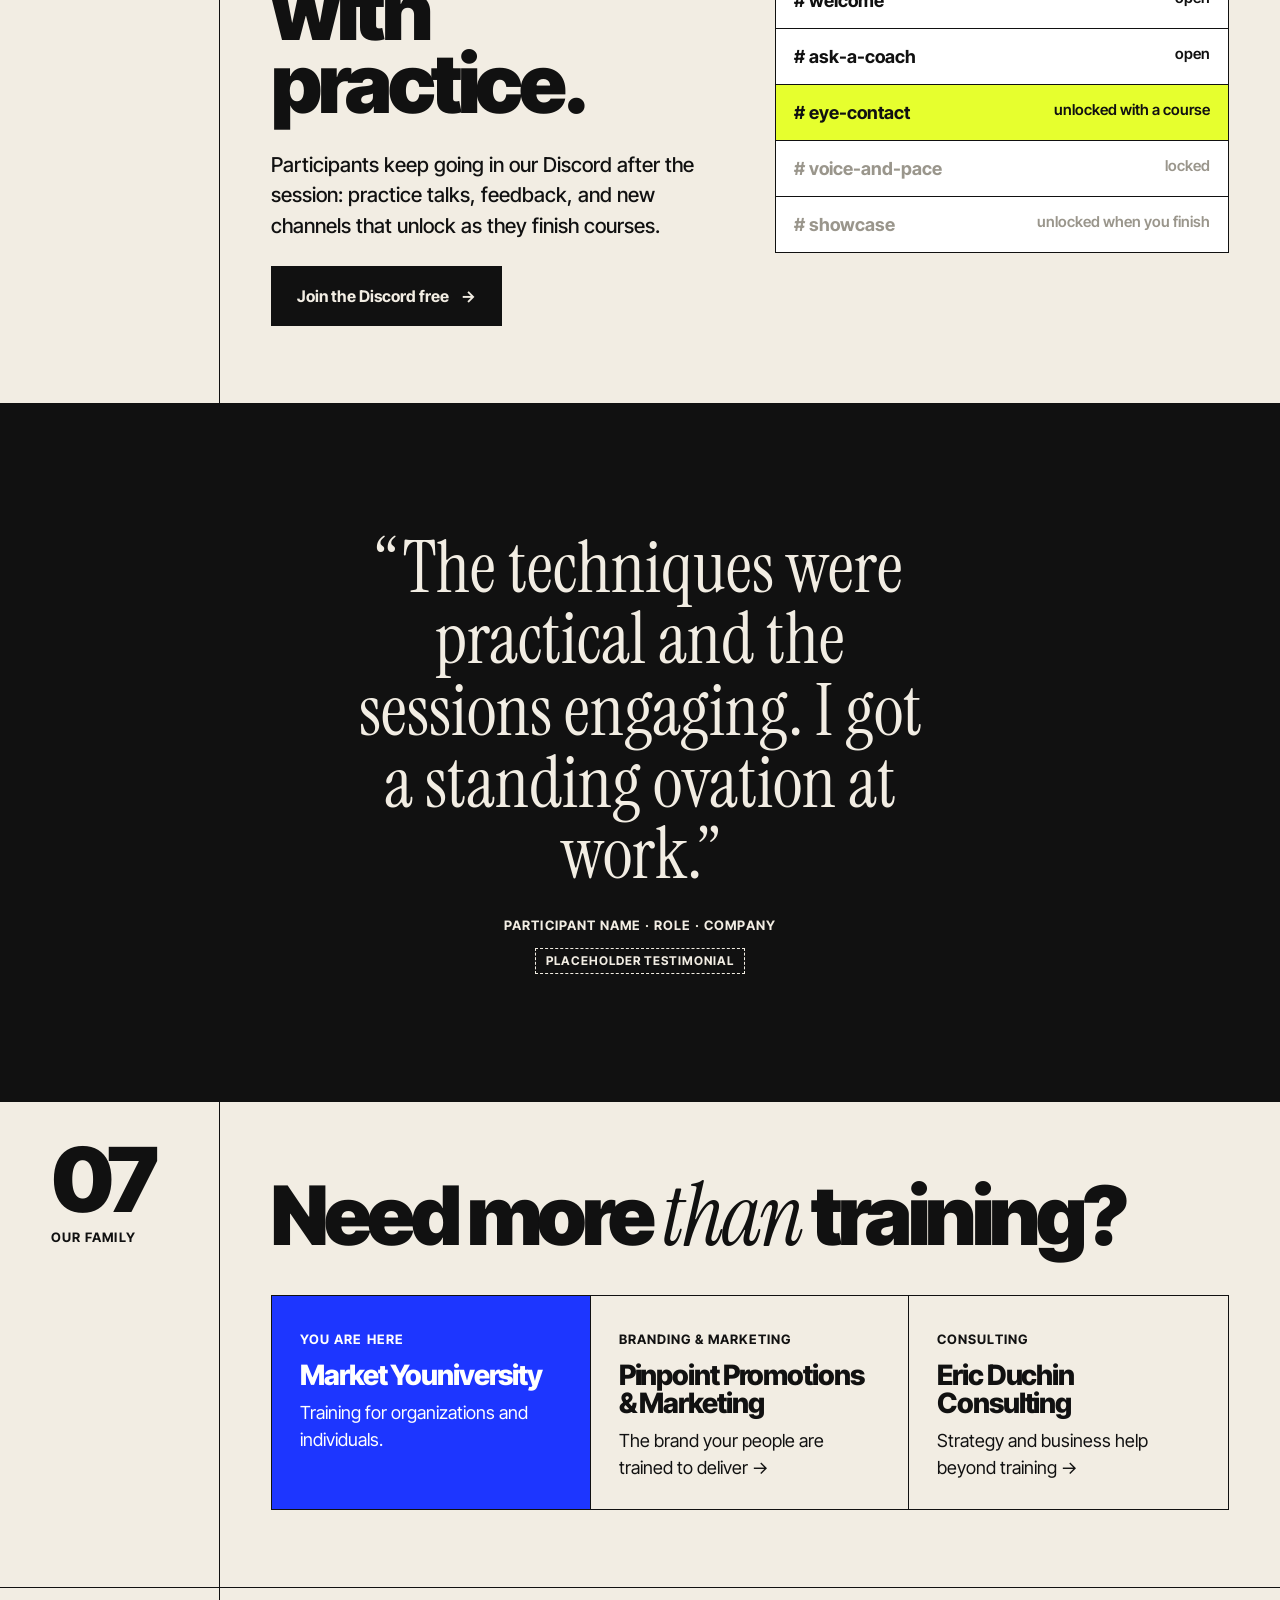
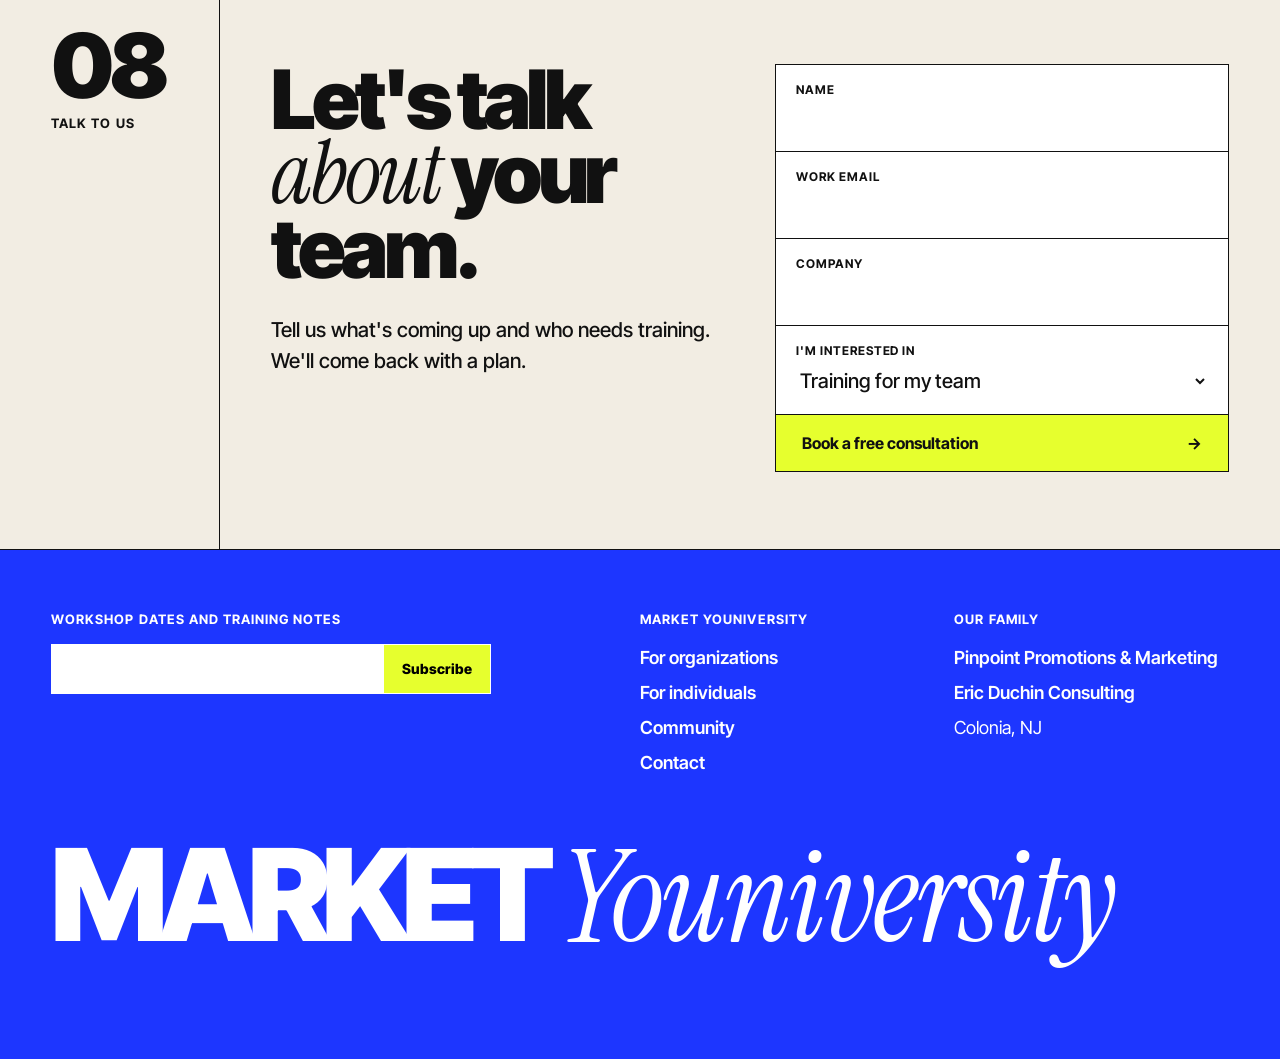
<file: concept-3/index.html>
<!doctype html>
<html lang="en">
<head>
<meta charset="utf-8">
<meta name="viewport" content="width=device-width, initial-scale=1">
<title>Market Youniversity · Your training team, without the hiring</title>
<meta name="description" content="Outsourced training for organizations, plus public presentation workshops. Trusted by Regeneron, BCB Bank and GS1.">
<link rel="preconnect" href="https://fonts.googleapis.com">
<link rel="preconnect" href="https://fonts.gstatic.com" crossorigin>
<link href="https://fonts.googleapis.com/css2?family=Instrument+Serif:ital@0;1&family=Inter+Tight:wght@400;500;600;700;800;900&display=swap" rel="stylesheet">
<style>
:root{--paper:#f2ede3;--ink:#111;--blue:#1d36ff;--yellow:#e6ff2e;--muted:#5d5a52;--pad:clamp(20px,4vw,60px)}
*{box-sizing:border-box}
html{scroll-behavior:smooth;overflow-x:clip}
body{margin:0;background:var(--paper);color:var(--ink);font-family:"Inter Tight",system-ui,sans-serif;font-size:18px;line-height:1.5;overflow-x:clip}
a{color:inherit}
img{display:block;max-width:100%}
.serif{font-family:"Instrument Serif",Georgia,serif;font-weight:400}
.btn{display:inline-flex;align-items:center;gap:12px;background:var(--ink);color:var(--paper);text-decoration:none;font-weight:700;padding:18px 26px;font-size:16px;transition:background .2s,color .2s}
.btn:hover{background:var(--blue)}
.btn .a{transition:transform .2s}.btn:hover .a{transform:translateX(5px)}
.btn.y{background:var(--yellow);color:var(--ink)}
.btn.y:hover{background:var(--ink);color:var(--yellow)}
.mark{background:linear-gradient(transparent 12%,var(--yellow) 12%,var(--yellow) 88%,transparent 88%);padding:0 .06em;box-decoration-break:clone;-webkit-box-decoration-break:clone}
.label{font-size:13px;font-weight:700;letter-spacing:.08em;text-transform:uppercase}

/* Top bar */
.topbar{display:flex;justify-content:space-between;gap:20px;padding:10px var(--pad);border-bottom:1.5px solid var(--ink);font-size:13px;font-weight:600}
.topbar span:nth-child(2){display:none}
@media(min-width:800px){.topbar span:nth-child(2){display:inline}}
header{display:flex;justify-content:space-between;align-items:center;padding:18px var(--pad);border-bottom:1.5px solid var(--ink);position:sticky;top:0;background:var(--paper);z-index:20}
.logo{text-decoration:none;font-weight:900;font-size:22px;letter-spacing:-.04em}
.logo .serif{font-style:italic;font-size:26px;letter-spacing:-.01em;font-weight:400}
nav.main{display:flex;gap:28px;align-items:center;font-weight:600;font-size:15px}
nav.main a{text-decoration:none}
nav.main a:not(.btn):hover{text-decoration:underline;text-underline-offset:5px;text-decoration-thickness:2px}
nav.main .btn{padding:11px 18px}
.menu{display:none;background:none;border:1.5px solid var(--ink);font:700 14px "Inter Tight";padding:8px 14px}
@media(max-width:900px){.menu{display:block}nav.main{display:none;position:absolute;top:100%;left:0;right:0;background:var(--paper);border-bottom:1.5px solid var(--ink);flex-direction:column;align-items:stretch;padding:20px var(--pad);gap:16px}nav.main.open{display:flex}}

/* Hero */
.hero{padding:clamp(40px,6vw,80px) var(--pad) 0}
.hero h1{font-weight:900;font-size:clamp(60px,12.5vw,230px);line-height:.82;letter-spacing:-.065em;margin:0}
.hero h1 .serif{font-style:italic;letter-spacing:-.035em;font-size:1.06em}
.hero .row{display:grid;grid-template-columns:1fr 1fr 1fr;gap:40px;border-top:1.5px solid var(--ink);margin-top:clamp(30px,4vw,56px);padding:28px 0 40px}
@media(max-width:900px){.hero .row{grid-template-columns:1fr;gap:24px}}
.hero .row p{margin:0;font-size:20px;font-weight:500}
.hero .row .ind{font-size:16px;color:var(--muted)}
.hero .row .ind a{color:var(--ink);font-weight:700}

/* Photo band */
.band{position:relative;height:clamp(260px,46vw,620px);overflow:hidden;border-block:1.5px solid var(--ink);background:var(--blue)}
.band img{width:100%;height:100%;object-fit:cover;filter:grayscale(1) contrast(1.25);mix-blend-mode:multiply;opacity:.95}
.band .stamp{position:absolute;right:var(--pad);bottom:var(--pad);background:var(--yellow);border:1.5px solid var(--ink);padding:18px 22px;max-width:320px;transform:rotate(-3deg)}
.band .stamp b{display:block;font-size:46px;line-height:1;letter-spacing:-.04em;font-weight:900}
.band .stamp span{font-weight:600;font-size:15px}
.band .clients{position:absolute;left:var(--pad);bottom:var(--pad);color:#fff;font-weight:800;letter-spacing:-.02em;font-size:clamp(28px,4vw,56px);line-height:1}
.band .clients small{display:block;font-size:13px;letter-spacing:.08em;text-transform:uppercase;font-weight:700;margin-bottom:8px;opacity:.9}
@media(max-width:700px){.band .stamp{display:none}}

/* Numbered sections */
.sec{display:grid;grid-template-columns:220px 1fr;border-bottom:1.5px solid var(--ink)}
@media(max-width:900px){.sec{grid-template-columns:1fr}}
.sec > .idx{padding:40px var(--pad);border-right:1.5px solid var(--ink)}
@media(max-width:900px){.sec > .idx{border-right:0;border-bottom:1.5px solid var(--ink);padding-block:18px}}
.idx .n{font-size:clamp(60px,7vw,110px);font-weight:900;letter-spacing:-.06em;line-height:.85}
.idx .t{margin-top:10px}
.sec > .body{padding:clamp(40px,6vw,90px) var(--pad)}
h2{font-weight:900;font-size:clamp(40px,6.4vw,104px);line-height:.88;letter-spacing:-.055em;margin:0 0 30px}
h2 .serif{font-style:italic;letter-spacing:-.03em;font-size:1.06em}
.lede{font-size:clamp(19px,1.6vw,23px);max-width:48ch;font-weight:500;margin:0 0 10px}

/* Pains */
.pains{display:grid;grid-template-columns:repeat(3,1fr);gap:0;border:1.5px solid var(--ink);margin-top:40px}
@media(max-width:900px){.pains{grid-template-columns:1fr}}
.pain{padding:28px;border-right:1.5px solid var(--ink);transition:background .2s}
.pain:last-child{border-right:0}
@media(max-width:900px){.pain{border-right:0;border-bottom:1.5px solid var(--ink)}.pain:last-child{border-bottom:0}}
.pain:hover{background:var(--yellow)}
.pain q{display:block;font-family:"Instrument Serif",serif;font-size:32px;line-height:1.05;margin-bottom:14px;quotes:"“" "”"}
.pain p{margin:0;color:var(--muted)}

/* Engagements as an index table */
.eng{margin-top:40px;border-top:1.5px solid var(--ink)}
.eng a{display:grid;grid-template-columns:70px 1.1fr 1.4fr 40px;gap:24px;align-items:center;padding:28px 0;border-bottom:1.5px solid var(--ink);text-decoration:none;transition:padding .25s,background .25s}
.eng a:hover{background:var(--ink);color:var(--paper);padding-inline:20px}
.eng .k{font-weight:800;font-size:15px}
.eng h3{margin:0;font-size:clamp(26px,3vw,42px);letter-spacing:-.04em;font-weight:800;line-height:1}
.eng p{margin:0;color:inherit;opacity:.75}
.eng .ar{font-size:30px;text-align:right}
@media(max-width:800px){.eng a{grid-template-columns:1fr;gap:8px}.eng .ar{display:none}}

/* Case */
.case{display:grid;grid-template-columns:1fr 1fr;gap:50px;align-items:end}
@media(max-width:900px){.case{grid-template-columns:1fr}}
.case blockquote{margin:0;font-family:"Instrument Serif",serif;font-size:clamp(34px,4.2vw,64px);line-height:1;letter-spacing:-.01em}

/* Process */
.proc{display:grid;grid-template-columns:repeat(5,1fr);margin-top:40px;border:1.5px solid var(--ink)}
@media(max-width:900px){.proc{grid-template-columns:1fr}}
.proc div{padding:24px 20px;border-right:1.5px solid var(--ink);position:relative;min-height:170px;display:flex;flex-direction:column;justify-content:space-between}
.proc div:last-child{border-right:0}
@media(max-width:900px){.proc div{border-right:0;border-bottom:1.5px solid var(--ink);min-height:0;gap:18px}.proc div:last-child{border-bottom:0}}
.proc b{font-size:15px;font-weight:800}
.proc span{font-size:28px;font-weight:800;letter-spacing:-.04em;line-height:1}
.proc div:nth-child(5){background:var(--blue);color:#fff}

/* Topics as giant list */
.topics{list-style:none;padding:0;margin:30px 0 0;column-count:2;column-gap:40px}
@media(max-width:700px){.topics{column-count:1}}
.topics li{font-size:clamp(28px,3.4vw,48px);font-weight:800;letter-spacing:-.045em;line-height:1.2;break-inside:avoid}
.topics li:hover{font-family:"Instrument Serif",serif;font-weight:400;font-style:italic;letter-spacing:-.01em;color:var(--blue)}

/* Individuals */
.courses{display:grid;grid-template-columns:1fr 1fr 1fr;gap:0;border:1.5px solid var(--ink);margin-top:40px}
@media(max-width:900px){.courses{grid-template-columns:1fr}}
.course{padding:28px;border-right:1.5px solid var(--ink);display:flex;flex-direction:column;background:#fff}
.course:last-child{border-right:0;background:transparent}
@media(max-width:900px){.course{border-right:0;border-bottom:1.5px solid var(--ink)}.course:last-child{border-bottom:0}}
.course .big{font-size:84px;font-weight:900;letter-spacing:-.07em;line-height:.8;margin-bottom:20px}
.course .big .serif{font-style:italic;font-size:.5em;letter-spacing:0;margin-left:6px}
.course h3{font-size:26px;font-weight:800;letter-spacing:-.04em;margin:0 0 10px;line-height:1.05}
.course p{color:var(--muted);flex:1;margin:0 0 20px}
.course a{font-weight:800}

/* Community */
.comm{display:grid;grid-template-columns:1fr 1fr;gap:50px;align-items:center}
@media(max-width:900px){.comm{grid-template-columns:1fr}}
.chs{border:1.5px solid var(--ink);background:#fff}
.chs div{display:flex;justify-content:space-between;padding:14px 18px;border-bottom:1.5px solid var(--ink);font-weight:700}
.chs div:last-child{border-bottom:0}
.chs .on{background:var(--yellow)}
.chs .lk{color:#9a968c}
.chs small{font-weight:600}

/* Quote */
.quote{background:var(--ink);color:var(--paper);padding:clamp(70px,10vw,140px) var(--pad);text-align:center}
.quote blockquote{font-family:"Instrument Serif",serif;font-size:clamp(38px,5.6vw,92px);line-height:1;margin:0 auto 26px;max-width:18ch}
.quote .ph{display:inline-block;border:1.5px dashed var(--paper);padding:3px 10px;font-size:12px;margin-top:12px}

/* Family */
.fam{display:grid;grid-template-columns:repeat(3,1fr);border:1.5px solid var(--ink);margin-top:40px}
@media(max-width:900px){.fam{grid-template-columns:1fr}}
.fam > *{padding:28px;border-right:1.5px solid var(--ink);text-decoration:none;display:block}
.fam > *:last-child{border-right:0}
@media(max-width:900px){.fam > *{border-right:0;border-bottom:1.5px solid var(--ink)}.fam > *:last-child{border-bottom:0}}
.fam .here{background:var(--blue);color:#fff}
.fam a:hover{background:var(--yellow)}
.fam h3{font-size:28px;letter-spacing:-.04em;font-weight:800;margin:10px 0;line-height:1}
.fam p{margin:0}

/* Contact */
.contact{display:grid;grid-template-columns:1fr 1fr;gap:50px}
@media(max-width:900px){.contact{grid-template-columns:1fr}}
form{display:grid;gap:0;border:1.5px solid var(--ink);background:#fff}
form label{display:grid;gap:4px;padding:16px 20px;border-bottom:1.5px solid var(--ink);font-size:12px;font-weight:700;letter-spacing:.08em;text-transform:uppercase}
form input,form select{border:0;background:transparent;font:500 20px "Inter Tight";padding:4px 0;color:var(--ink)}
form input:focus,form select:focus{outline:none}
form label:focus-within{background:var(--yellow)}
form button{border:0;cursor:pointer;justify-content:space-between;font-family:inherit}

footer{background:var(--blue);color:#fff;padding:60px var(--pad) 30px}
footer .cols{display:grid;grid-template-columns:2fr 1fr 1fr;gap:40px}
@media(max-width:900px){footer .cols{grid-template-columns:1fr}}
footer h4{margin:0 0 14px;font-size:13px;letter-spacing:.08em;text-transform:uppercase}
footer ul{list-style:none;margin:0;padding:0}footer li{margin-bottom:8px}
footer a{color:#fff;text-decoration:none;font-weight:600}
footer a:hover{text-decoration:underline}
.news{display:flex;max-width:440px;margin-top:12px;border:1.5px solid #fff}
.news input{flex:1;min-width:0;border:0;background:transparent;color:#fff;padding:14px;font:500 16px "Inter Tight"}
.news input::placeholder{color:rgba(255,255,255,.7)}
.news button{border:0;background:var(--yellow);font:800 14px "Inter Tight";padding:0 18px;cursor:pointer}
footer .huge{font-weight:900;font-size:clamp(46px,10vw,190px);letter-spacing:-.07em;line-height:.8;margin-top:60px}
footer .huge .serif{font-style:italic;letter-spacing:-.02em}

.js [data-reveal]{opacity:0;transform:translateY(24px);transition:opacity .7s,transform .7s}
.js [data-reveal].in{opacity:1;transform:none}
.js .hero h1 .line{display:block;overflow:hidden}
.js .hero h1 .line > span{display:inline-block;transform:translateY(105%);animation:up .9s cubic-bezier(.2,.8,.2,1) forwards}
.js .hero h1 .line:nth-child(2) > span{animation-delay:.12s}
.js .hero h1 .line:nth-child(3) > span{animation-delay:.24s}
@keyframes up{to{transform:none}}
@media(prefers-reduced-motion:reduce){*{animation:none!important;transition:none!important}.js .hero h1 .line > span{transform:none}}
</style>
</head>
<body>

<div class="topbar"><span>Market Youniversity — Training</span><span>Colonia, NJ · Training partner to Regeneron, BCB Bank &amp; GS1</span><a href="#individuals">Looking for a course? →</a></div>
<header>
  <a class="logo" href="#top">MARKET <span class="serif">Youniversity</span></a>
  <button class="menu" data-menu-toggle aria-expanded="false">Menu</button>
  <nav class="main" data-nav>
    <a href="#organizations">For organizations</a>
    <a href="#individuals">For individuals</a>
    <a href="#community">Community</a>
    <a href="#about">About</a>
    <a class="btn" href="#contact">Book a consult</a>
  </nav>
</header>

<main id="top">
  <section class="hero">
    <h1><span class="line"><span>Your training</span></span><span class="line"><span>team, <span class="serif mark">without</span></span></span><span class="line"><span>the hiring.</span></span></h1>
    <div class="row">
      <p>We design, build and deliver training that sticks, working beside your trainers or in their place.</p>
      <div><a class="btn y" href="#contact">Book a free consultation <span class="a">&rarr;</span></a></div>
      <p class="ind">Building your own skills? Join a public <a href="#individuals">presentation workshop</a> in Colonia, NJ.</p>
    </div>
  </section>

  <div class="band">
    <img src="/assets/img/audience.jpg" alt="A full room at a corporate training session">
    <div class="clients"><small>Trusted by teams at</small>Regeneron<br>BCB Bank<br>GS1</div>
    <div class="stamp"><b>In the room.</b><span>Live, in-person training for corporate teams, from one-day workshops to full programs.</span></div>
  </div>

  <div class="sec">
    <div class="idx"><div class="n">01</div><div class="t label">The problem</div></div>
    <div class="body">
      <h2 data-reveal>Training <span class="serif">can't</span> wait.</h2>
      <div class="pains" data-reveal>
        <div class="pain"><q>The launch is next month and the training isn't ready.</q><p>A new product or process is rolling out ahead of the material.</p></div>
        <div class="pain"><q>Our trainers are stretched thin.</q><p>Your team knows the content but doesn't have the hours to build it all.</p></div>
        <div class="pain"><q>Our managers need this skill now.</q><p>Presentation, facilitation or customer service, and this quarter.</p></div>
      </div>
    </div>
  </div>

  <div class="sec" id="organizations">
    <div class="idx"><div class="n">02</div><div class="t label">How we help</div></div>
    <div class="body">
      <h2 data-reveal>Three ways <span class="serif">to work</span> with us.</h2>
      <p class="lede" data-reveal>Start with one workshop or hand us the whole program.</p>
      <div class="eng" data-reveal>
        <a href="#contact"><span class="k">A.</span><h3>Workshops for your team</h3><p>Pitch Perfect, Powerful Presentations or another program, delivered privately on site or online.</p><span class="ar">&rarr;</span></a>
        <a href="#contact"><span class="k">B.</span><h3>Your extra training team</h3><p>We work beside your trainers to build and deliver material when they're stretched.</p><span class="ar">&rarr;</span></a>
        <a href="#contact"><span class="k">C.</span><h3>Custom program design</h3><p>Needs assessment, curriculum, facilitator guides and onboarding, from a blank page.</p><span class="ar">&rarr;</span></a>
      </div>
      <div class="case" style="margin-top:70px" data-reveal>
        <blockquote>“GS1 was launching a new product. Their trainers were on it, and we joined as an extension of their team.”</blockquote>
        <div><span class="label" style="color:var(--blue)">Client story · GS1</span><p class="lede" style="margin-top:12px">When the training material had to be updated for a release, we came in as extra hands so their own staff could keep moving.</p></div>
      </div>
    </div>
  </div>

  <div class="sec">
    <div class="idx"><div class="n">03</div><div class="t label">Method</div></div>
    <div class="body">
      <h2 data-reveal>A process, <span class="serif">not</span> a pep talk.</h2>
      <div class="proc" data-reveal>
        <div><b>Step 1</b><span>Analyze</span><small>Find the real skill gap</small></div>
        <div><b>Step 2</b><span>Design</span><small>Plan the learning</small></div>
        <div><b>Step 3</b><span>Develop</span><small>Build the material</small></div>
        <div><b>Step 4</b><span>Implement</span><small>Deliver and coach</small></div>
        <div><b>Step 5</b><span>Evaluate</span><small>Measure what stuck</small></div>
      </div>
    </div>
  </div>

  <div class="sec">
    <div class="idx"><div class="n">04</div><div class="t label">Topics</div></div>
    <div class="body">
      <h2 data-reveal>What we train.</h2>
      <ul class="topics" data-reveal>
        <li>Presentation skills</li><li>Facilitation</li><li>Train-the-trainer</li><li>Leadership</li><li>Customer service</li><li>Sales communication</li><li>Branding</li><li>Onboarding &amp; SOPs</li>
      </ul>
      <p style="margin-top:24px;font-weight:600">Don't see yours? <a href="#contact">Ask us.</a> We build new programs all the time.</p>
    </div>
  </div>

  <div class="sec" id="individuals">
    <div class="idx"><div class="n">05</div><div class="t label">For individuals</div></div>
    <div class="body">
      <h2 data-reveal>Building <span class="serif">your own</span> skills?</h2>
      <p class="lede" data-reveal>Our public presentation workshops are open to anyone. Want to be a <s>good</s> <span class="mark">great</span> presenter? Start here.</p>
      <div class="courses" data-reveal>
        <div class="course"><div class="big">1<span class="serif">day</span></div><h3>Pitch Perfect Presentations</h3><p>One focused, live day to build a clear, confident presentation.</p><a href="#contact">Get dates &rarr;</a></div>
        <div class="course"><div class="big">2<span class="serif">days</span></div><h3>Powerful Presentations</h3><p>Present several times on video, with feedback from the room.</p><a href="#contact">Get dates &rarr;</a></div>
        <div class="course"><div class="big" style="color:#bdb8ab">—</div><h3>Self-paced courses</h3><p>Coming soon. The same methods, on your own schedule.</p><a href="#contact">Notify me &rarr;</a></div>
      </div>
    </div>
  </div>

  <div class="sec" id="community">
    <div class="idx"><div class="n">06</div><div class="t label">Community</div></div>
    <div class="body comm">
      <div data-reveal>
        <h2>Skills <span class="serif">stick</span> with practice.</h2>
        <p class="lede">Participants keep going in our Discord after the session: practice talks, feedback, and new channels that unlock as they finish courses.</p>
        <a class="btn" href="#" style="margin-top:14px">Join the Discord free <span class="a">&rarr;</span></a>
      </div>
      <div class="chs" data-reveal>
        <div># welcome <small>open</small></div>
        <div># ask-a-coach <small>open</small></div>
        <div class="on"># eye-contact <small>unlocked with a course</small></div>
        <div class="lk"># voice-and-pace <small>locked</small></div>
        <div class="lk"># showcase <small>unlocked when you finish</small></div>
      </div>
    </div>
  </div>

  <div class="quote">
    <blockquote data-reveal>“The techniques were practical and the sessions engaging. I got a standing ovation at work.”</blockquote>
    <div class="label">Participant name · Role · Company</div>
    <span class="ph label">Placeholder testimonial</span>
  </div>

  <div class="sec" id="about">
    <div class="idx"><div class="n">07</div><div class="t label">Our family</div></div>
    <div class="body">
      <h2 data-reveal>Need more <span class="serif">than</span> training?</h2>
      <div class="fam" data-reveal>
        <div class="here"><span class="label">You are here</span><h3>Market Youniversity</h3><p>Training for organizations and individuals.</p></div>
        <a href="https://pinpointmypromotions.com" target="_blank" rel="noopener"><span class="label">Branding &amp; marketing</span><h3>Pinpoint Promotions &amp; Marketing</h3><p>The brand your people are trained to deliver &rarr;</p></a>
        <a href="#"><span class="label">Consulting</span><h3>Eric Duchin Consulting</h3><p>Strategy and business help beyond training &rarr;</p></a>
      </div>
    </div>
  </div>

  <div class="sec" id="contact">
    <div class="idx"><div class="n">08</div><div class="t label">Talk to us</div></div>
    <div class="body contact">
      <div data-reveal>
        <h2>Let's talk <span class="serif">about</span> your team.</h2>
        <p class="lede">Tell us what's coming up and who needs training. We'll come back with a plan.</p>
      </div>
      <form onsubmit="return false" data-reveal>
        <label>Name<input type="text" autocomplete="name"></label>
        <label>Work email<input type="email" autocomplete="email"></label>
        <label>Company<input type="text" autocomplete="organization"></label>
        <label>I'm interested in<select><option>Training for my team</option><option>Help building a training program</option><option>A workshop for myself</option><option>Something else</option></select></label>
        <button class="btn y" type="submit">Book a free consultation <span class="a">&rarr;</span></button>
      </form>
    </div>
  </div>
</main>

<footer>
  <div class="cols">
    <div><h4>Workshop dates and training notes</h4><form class="news" onsubmit="return false"><input type="email" placeholder="Email address" aria-label="Email address"><button type="submit">Subscribe</button></form></div>
    <div><h4>Market Youniversity</h4><ul><li><a href="#organizations">For organizations</a></li><li><a href="#individuals">For individuals</a></li><li><a href="#community">Community</a></li><li><a href="#contact">Contact</a></li></ul></div>
    <div><h4>Our family</h4><ul><li><a href="https://pinpointmypromotions.com" target="_blank" rel="noopener">Pinpoint Promotions &amp; Marketing</a></li><li><a href="#">Eric Duchin Consulting</a></li><li>Colonia, NJ</li></ul></div>
  </div>
  <div class="huge">MARKET <span class="serif">Youniversity</span></div>
</footer>

<script src="/assets/common.js"></script>
</body>
</html>
</file>
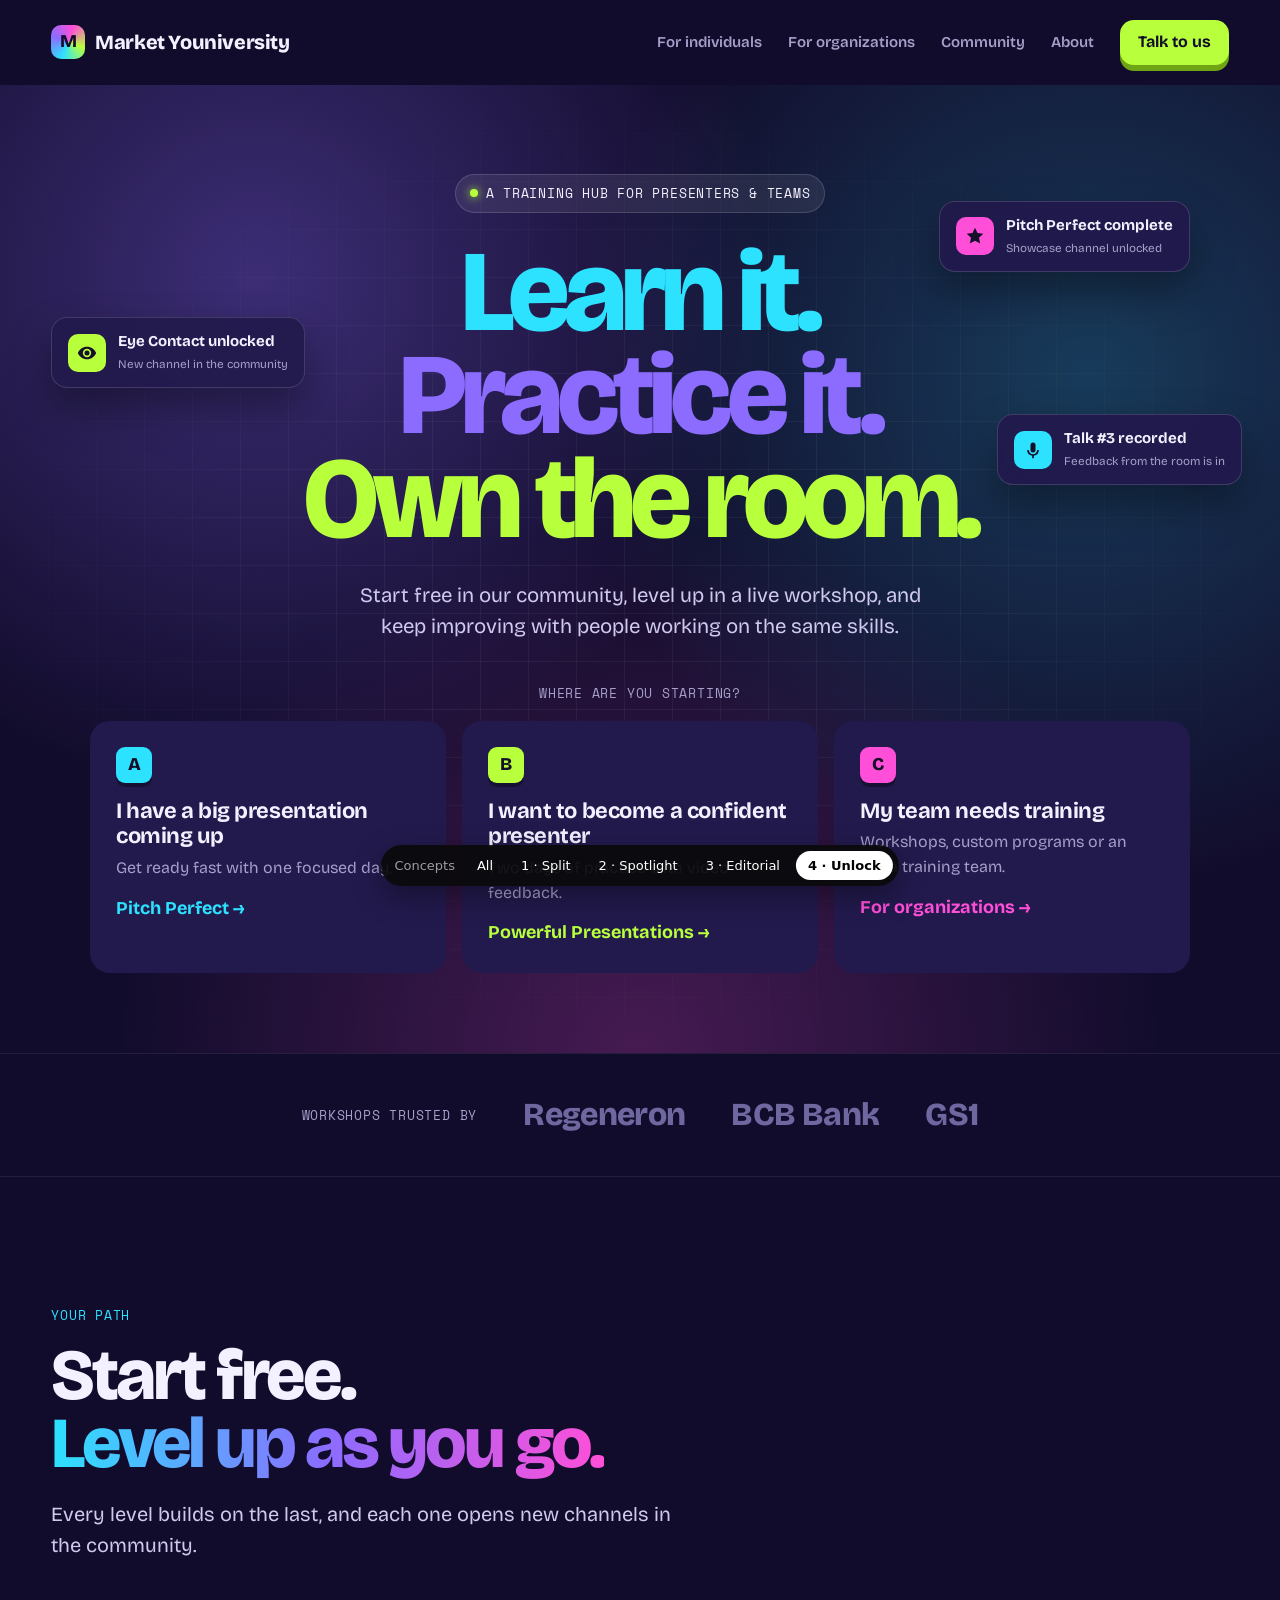
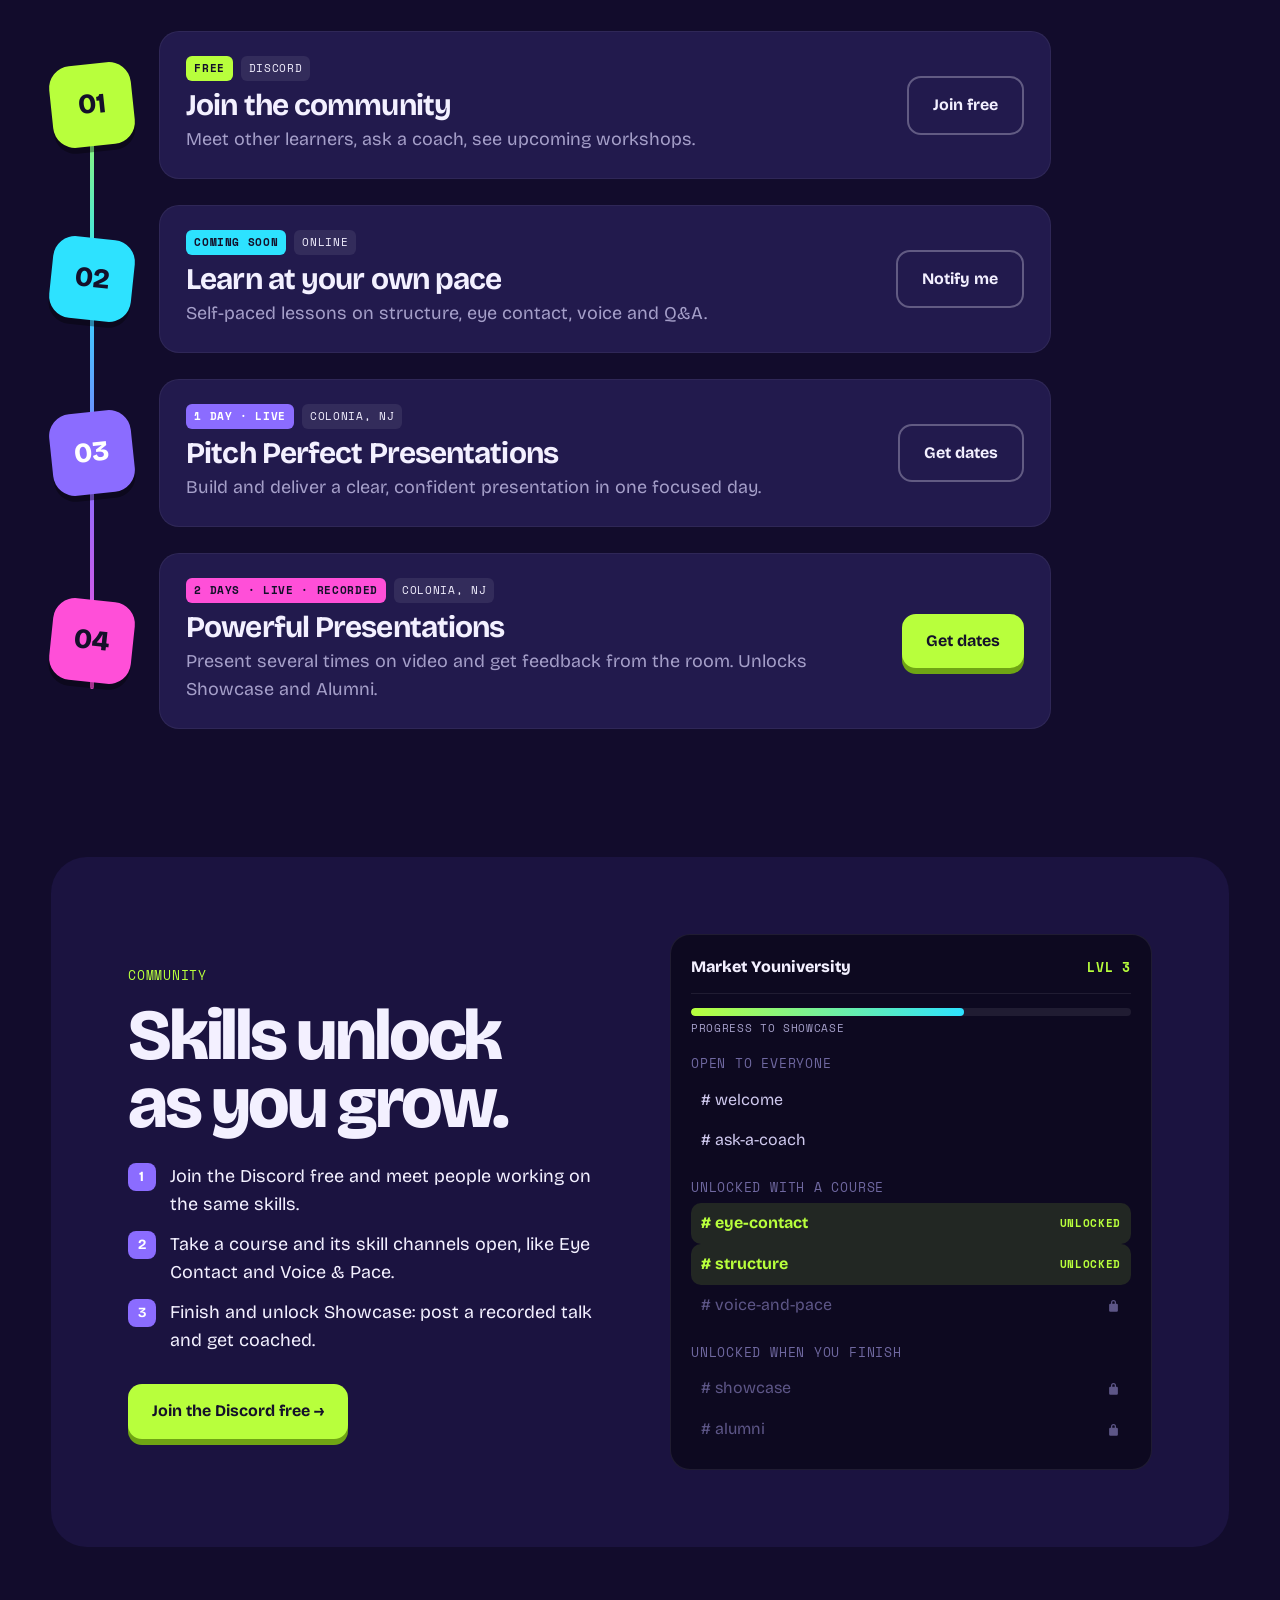
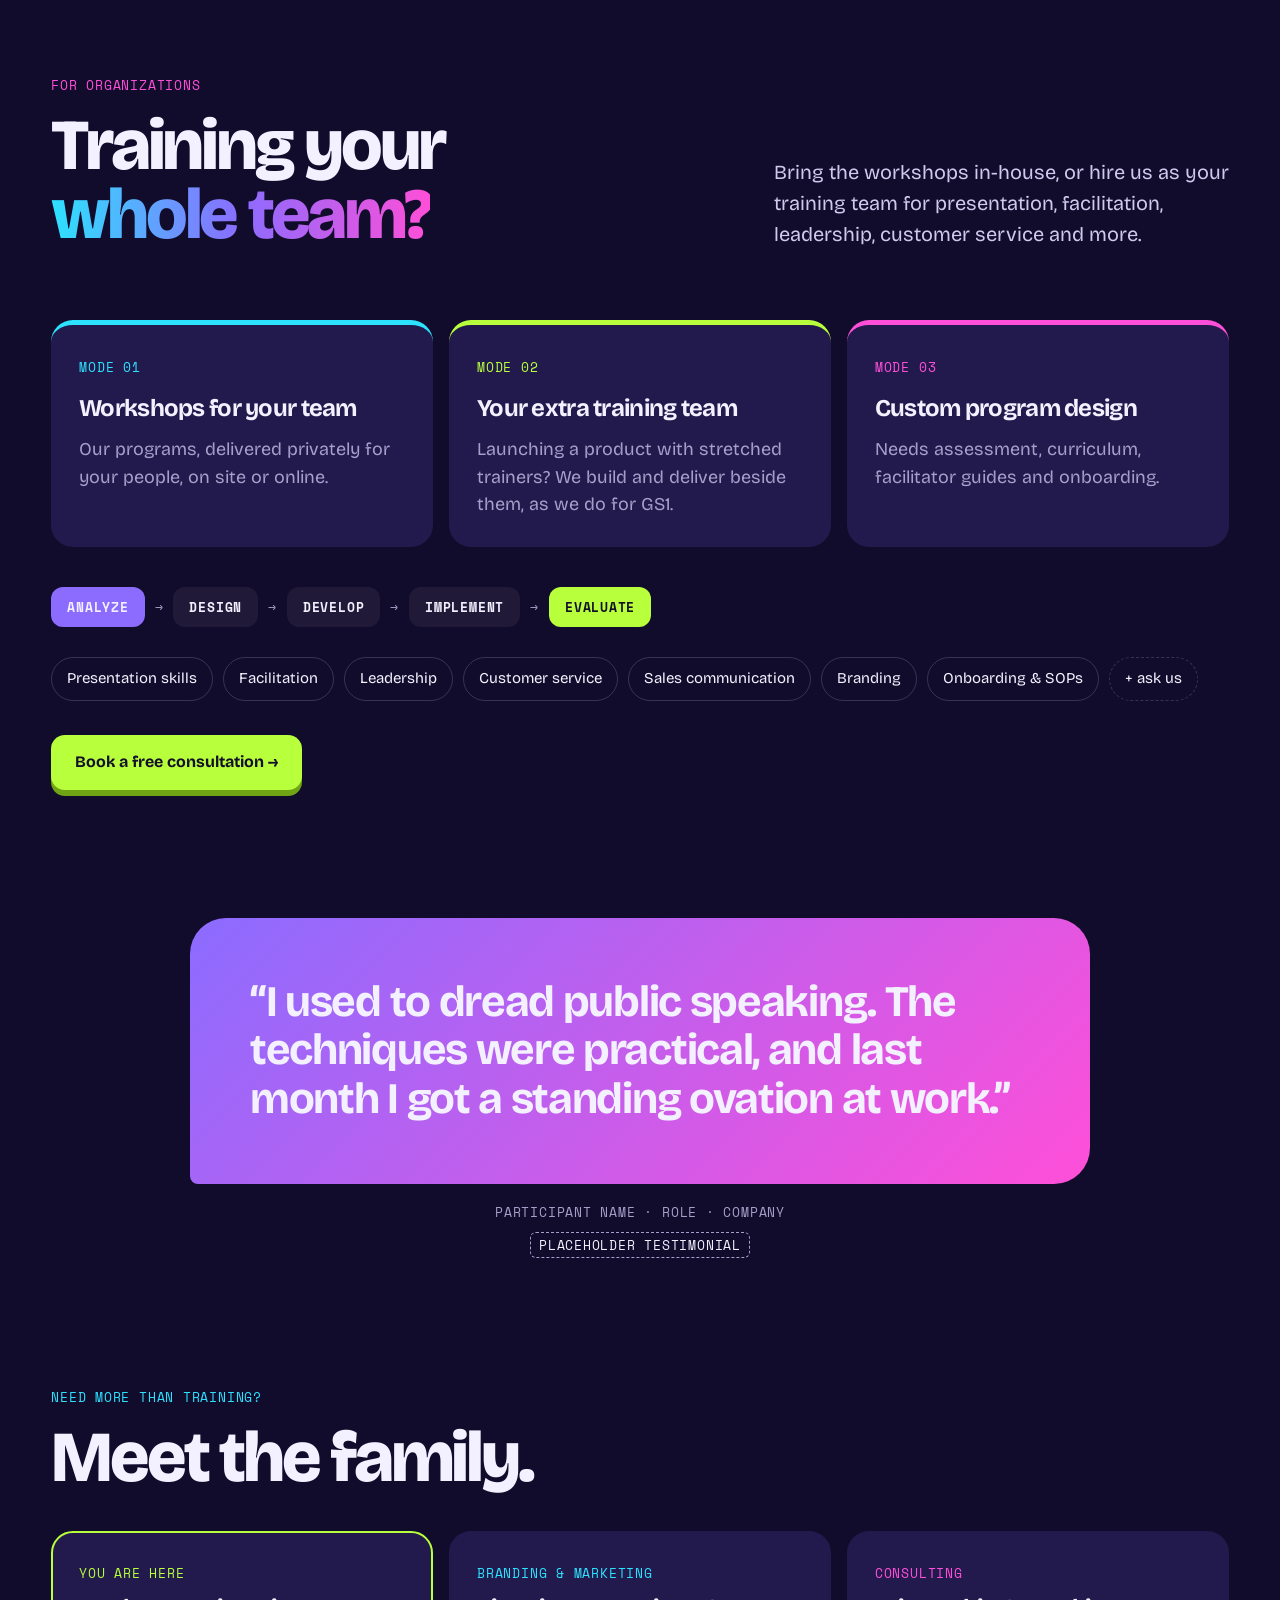
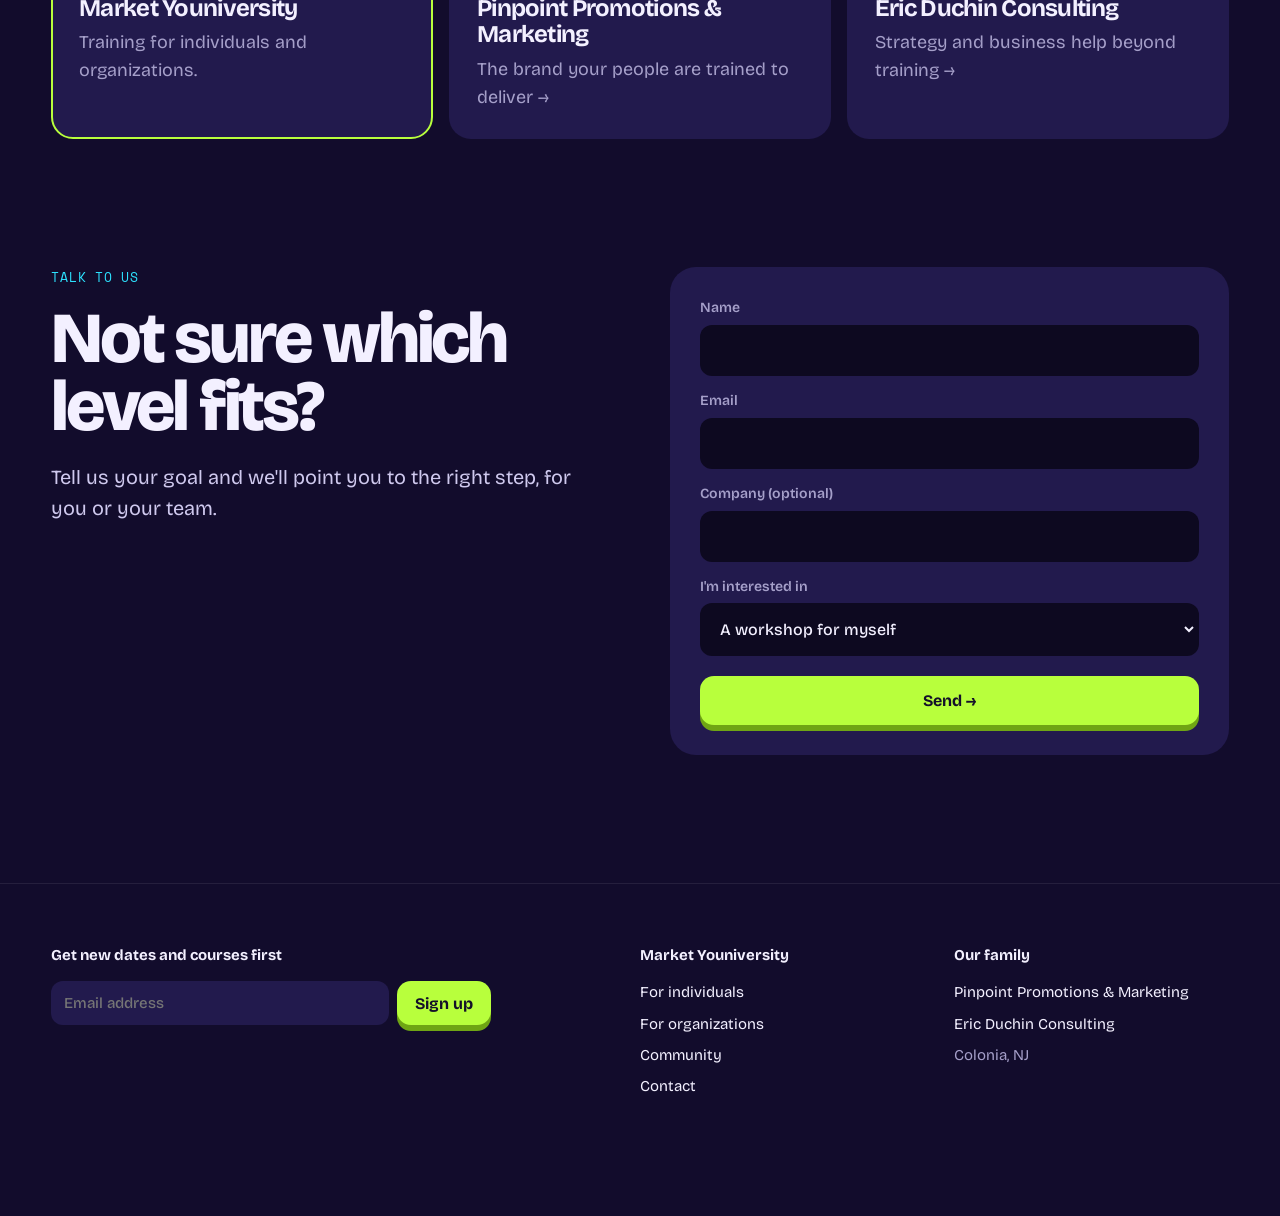
<file: concept-4/index.html>
<!doctype html>
<html lang="en">
<head>
<meta charset="utf-8">
<meta name="viewport" content="width=device-width, initial-scale=1">
<title>Market Youniversity · Learn it. Practice it. Own the room.</title>
<meta name="description" content="A training hub for presenters and teams: free community, live workshops, and skills that unlock as you grow.">
<link rel="preconnect" href="https://fonts.googleapis.com">
<link rel="preconnect" href="https://fonts.gstatic.com" crossorigin>
<link href="https://fonts.googleapis.com/css2?family=Bricolage+Grotesque:opsz,wght@12..96,400..800&family=Space+Mono:wght@400;700&display=swap" rel="stylesheet">
<style>
:root{--bg:#120c2c;--bg2:#1b1340;--card:#221a4d;--ink:#f3f0ff;--muted:#a59fc9;--violet:#8b6cff;--cyan:#2de2ff;--lime:#b8ff3c;--pink:#ff4fd8;--pad:clamp(20px,4vw,60px)}
*{box-sizing:border-box}
html{scroll-behavior:smooth;overflow-x:clip}
body{margin:0;background:var(--bg);color:var(--ink);font-family:"Bricolage Grotesque",system-ui,sans-serif;font-size:18px;line-height:1.55;overflow-x:clip}
a{color:inherit}
.mono{font-family:"Space Mono",monospace;font-size:13px;letter-spacing:.06em;text-transform:uppercase}
.btn{display:inline-flex;align-items:center;gap:10px;font-weight:700;text-decoration:none;padding:15px 24px;border-radius:14px;font-size:16px;transition:transform .15s,box-shadow .15s;border:0;cursor:pointer;font-family:inherit}
.btn:hover{transform:translateY(-3px)}
.btn-lime{background:var(--lime);color:#14102a;box-shadow:0 6px 0 #6fa514}
.btn-lime:hover{box-shadow:0 9px 0 #6fa514}
.btn-line{border:2px solid rgba(243,240,255,.3);color:var(--ink)}
.btn-line:hover{border-color:var(--cyan);color:var(--cyan)}
.grad{background:linear-gradient(90deg,var(--cyan),var(--violet),var(--pink));-webkit-background-clip:text;background-clip:text;color:transparent}

header{display:flex;justify-content:space-between;align-items:center;padding:20px var(--pad);position:relative;z-index:20}
.logo{display:flex;gap:10px;align-items:center;text-decoration:none;font-weight:800;font-size:20px;letter-spacing:-.02em}
.logo i{width:34px;height:34px;border-radius:10px;background:conic-gradient(from 200deg,var(--cyan),var(--violet),var(--pink),var(--lime),var(--cyan));display:grid;place-items:center;font-style:normal;color:#120c2c;font-weight:800;font-size:18px}
nav.main{display:flex;gap:26px;align-items:center;font-weight:600;font-size:15px}
nav.main a{text-decoration:none;color:var(--muted)}
nav.main a:hover{color:var(--ink)}
nav.main .btn{color:#14102a;padding:10px 18px}
.menu{display:none;background:var(--card);border:0;color:var(--ink);border-radius:10px;padding:9px 14px;font:700 14px "Bricolage Grotesque"}
@media(max-width:900px){.menu{display:block}nav.main{display:none;position:absolute;top:74px;left:16px;right:16px;background:var(--bg2);border-radius:18px;padding:20px;flex-direction:column;align-items:stretch}nav.main.open{display:flex}}

/* Hero */
.hero{position:relative;padding:clamp(50px,7vw,100px) var(--pad) 80px;text-align:center;overflow:hidden}
.hero::before{content:"";position:absolute;inset:0;background:radial-gradient(circle at 20% 20%,rgba(139,108,255,.35),transparent 40%),radial-gradient(circle at 85% 30%,rgba(45,226,255,.22),transparent 40%),radial-gradient(circle at 50% 100%,rgba(255,79,216,.22),transparent 45%);pointer-events:none}
.hero::after{content:"";position:absolute;inset:0;background-image:linear-gradient(rgba(255,255,255,.05) 1px,transparent 1px),linear-gradient(90deg,rgba(255,255,255,.05) 1px,transparent 1px);background-size:48px 48px;mask:radial-gradient(ellipse at center,#000 30%,transparent 75%);pointer-events:none}
.hero > *{position:relative;z-index:1}
.pill{display:inline-flex;gap:8px;align-items:center;background:rgba(255,255,255,.08);border:1px solid rgba(255,255,255,.14);padding:8px 14px;border-radius:999px;margin-bottom:28px}
.pill b{width:8px;height:8px;border-radius:50%;background:var(--lime);box-shadow:0 0 10px var(--lime)}
h1{font-weight:800;font-size:clamp(52px,9vw,150px);line-height:.9;letter-spacing:-.05em;margin:0 0 28px}
h1 span{display:block}
h1 .w1{color:var(--cyan)}h1 .w2{color:var(--violet)}h1 .w3{color:var(--lime)}
.hero .lede{max-width:44ch;margin:0 auto 40px;color:#cfc9ee;font-size:clamp(18px,1.6vw,22px)}
.toast{position:absolute;z-index:2;background:rgba(34,26,77,.92);border:1px solid rgba(255,255,255,.14);backdrop-filter:blur(8px);border-radius:16px;padding:12px 16px;display:flex;gap:12px;align-items:center;text-align:left;font-size:14px;box-shadow:0 20px 40px rgba(0,0,0,.35);animation:float 6s ease-in-out infinite}
.toast .ic{width:38px;height:38px;border-radius:10px;display:grid;place-items:center;flex:none}
.toast .ic svg{width:20px;height:20px;fill:#14102a}
.toast b{display:block;font-size:15px}
.toast small{color:var(--muted)}
.t1{left:4%;top:24%}.t1 .ic{background:var(--lime)}
.t2{right:3%;top:34%;animation-delay:-2s}.t2 .ic{background:var(--cyan)}
.t3{right:7%;top:12%;animation-delay:-4s}.t3 .ic{background:var(--pink)}
@keyframes float{50%{transform:translateY(-12px)}}
@media(max-width:1100px){.toast{display:none}}

/* Start picker */
.picker{display:grid;grid-template-columns:repeat(3,1fr);gap:16px;max-width:1100px;margin:0 auto;text-align:left}
@media(max-width:860px){.picker{grid-template-columns:1fr}}
.pick{background:var(--card);border:2px solid transparent;border-radius:20px;padding:24px;text-decoration:none;transition:transform .2s,border-color .2s,background .2s;position:relative;overflow:hidden}
.pick:hover{transform:translateY(-6px);border-color:var(--c)}
.pick .key{display:inline-grid;place-items:center;width:36px;height:36px;border-radius:9px;background:var(--c);color:#14102a;font-weight:800;margin-bottom:16px;box-shadow:0 4px 0 rgba(0,0,0,.35)}
.pick h3{margin:0 0 6px;font-size:22px;letter-spacing:-.02em;line-height:1.15}
.pick p{margin:0 0 14px;color:var(--muted);font-size:16px}
.pick .go{font-weight:700;color:var(--c)}

/* Clients */
.clients{display:flex;flex-wrap:wrap;justify-content:center;gap:12px 46px;padding:36px var(--pad);border-block:1px solid rgba(255,255,255,.08);align-items:center}
.clients span{font-weight:800;font-size:clamp(22px,2.6vw,32px);letter-spacing:-.02em;color:#6f68a0}
.clients span.mono{color:var(--muted);font-weight:400;font-size:13px;letter-spacing:.06em}

section{padding:clamp(70px,10vw,140px) var(--pad)}
.kick{color:var(--cyan);margin-bottom:16px;display:block}
h2{font-weight:800;font-size:clamp(40px,5.6vw,88px);line-height:.95;letter-spacing:-.045em;margin:0 0 22px}
.sub{color:#cfc9ee;font-size:20px;max-width:48ch}

/* Level map */
.map{position:relative;margin-top:70px;display:grid;gap:26px;max-width:1000px}
.map::before{content:"";position:absolute;left:39px;top:40px;bottom:40px;width:4px;border-radius:4px;background:linear-gradient(var(--lime),var(--cyan),var(--violet),var(--pink))}
.lvl{position:relative;display:grid;grid-template-columns:82px 1fr;gap:26px;align-items:center}
.node{width:82px;height:82px;border-radius:22px;display:grid;place-items:center;font-weight:800;font-size:28px;color:#14102a;position:relative;z-index:1;box-shadow:0 6px 0 rgba(0,0,0,.35);transform:rotate(-6deg)}
.lvl:nth-child(even) .node{transform:rotate(6deg)}
.lvl .panel{background:var(--card);border-radius:20px;padding:24px 26px;display:grid;grid-template-columns:1fr auto;gap:20px;align-items:center;border:1px solid rgba(255,255,255,.06);transition:border-color .2s,transform .2s}
.lvl:hover .panel{border-color:var(--c);transform:translateX(6px)}
.lvl .panel h3{margin:0 0 4px;font-size:clamp(22px,2.4vw,30px);letter-spacing:-.03em;line-height:1.1}
.lvl .panel p{margin:0;color:var(--muted)}
.lvl .tagline{display:flex;gap:8px;flex-wrap:wrap;margin-bottom:8px}
.chip{font-family:"Space Mono",monospace;font-size:11px;letter-spacing:.06em;text-transform:uppercase;padding:4px 8px;border-radius:6px;background:rgba(255,255,255,.08)}
.chip.c{background:var(--c);color:#14102a;font-weight:700}
@media(max-width:700px){.lvl{grid-template-columns:60px 1fr;gap:16px}.node{width:60px;height:60px;font-size:20px;border-radius:16px}.map::before{left:28px}.lvl .panel{grid-template-columns:1fr}}

/* Unlock showcase */
.unlock{background:var(--bg2);display:grid;grid-template-columns:1fr 1fr;gap:60px;align-items:center;border-radius:36px;margin:0 var(--pad);padding:clamp(40px,6vw,80px)}
@media(max-width:900px){.unlock{grid-template-columns:1fr;margin:0 12px}}
.server{background:#0d0920;border-radius:20px;padding:20px;font-size:16px;border:1px solid rgba(255,255,255,.08)}
.server .top{display:flex;justify-content:space-between;align-items:center;padding-bottom:14px;border-bottom:1px solid rgba(255,255,255,.08);font-weight:800}
.server .xp{height:8px;border-radius:8px;background:rgba(255,255,255,.08);margin:14px 0 4px;overflow:hidden}
.server .xp i{display:block;height:100%;width:0;background:linear-gradient(90deg,var(--lime),var(--cyan));border-radius:8px;transition:width 1.6s cubic-bezier(.2,.8,.2,1)}
.server.in .xp i{width:62%}
.server .grp{color:#6f68a0;margin:16px 0 6px}
.server .ch{display:flex;justify-content:space-between;align-items:center;padding:8px 10px;border-radius:10px;color:#cfc9ee}
.server .ch.on{background:rgba(184,255,60,.12);color:var(--lime);font-weight:700}
.server .ch.lock{color:#5d5687}
.server svg{width:15px;height:15px;fill:currentColor}
.perks{list-style:none;padding:0;margin:26px 0 30px;display:grid;gap:12px}
.perks li{display:flex;gap:14px;align-items:flex-start}
.perks b{flex:none;width:28px;height:28px;border-radius:8px;display:grid;place-items:center;background:var(--violet);color:#fff;font-size:14px}

/* Teams */
.teams-head{display:grid;grid-template-columns:1.2fr .8fr;gap:40px;align-items:end}
@media(max-width:900px){.teams-head{grid-template-columns:1fr}}
.modes{display:grid;grid-template-columns:repeat(3,1fr);gap:16px;margin-top:50px}
@media(max-width:900px){.modes{grid-template-columns:1fr}}
.mode{background:var(--card);border-radius:22px;padding:28px;border-top:5px solid var(--c)}
.mode h3{margin:10px 0 8px;font-size:24px;letter-spacing:-.03em}
.mode p{margin:0;color:var(--muted)}
.flow{display:flex;flex-wrap:wrap;gap:10px;margin-top:40px;align-items:center}
.flow span{padding:10px 16px;border-radius:12px;background:rgba(255,255,255,.06);font-weight:700}
.flow em{color:var(--muted);font-style:normal}
.tops{display:flex;flex-wrap:wrap;gap:10px;margin-top:30px}
.tops span{padding:9px 15px;border-radius:999px;border:1px solid rgba(255,255,255,.16);font-size:15px}

/* Quote */
.quote{text-align:center}
.quote .bubble{max-width:900px;margin:0 auto;background:linear-gradient(135deg,var(--violet),var(--pink));border-radius:36px 36px 36px 8px;padding:clamp(34px,5vw,60px);font-size:clamp(26px,3.4vw,46px);font-weight:700;letter-spacing:-.03em;line-height:1.12;text-align:left}
.quote .who{margin-top:18px;color:var(--muted)}
.ph{display:inline-block;border:1px dashed var(--muted);border-radius:6px;padding:2px 8px;margin-top:10px}

/* Family */
.fam{display:grid;grid-template-columns:repeat(3,1fr);gap:16px;margin-top:40px}
@media(max-width:900px){.fam{grid-template-columns:1fr}}
.fam > *{background:var(--card);border-radius:22px;padding:26px;text-decoration:none;display:block;border:2px solid transparent;transition:border-color .2s}
.fam .here{border-color:var(--lime)}
.fam a:hover{border-color:var(--cyan)}
.fam h3{margin:8px 0;font-size:24px;letter-spacing:-.03em;line-height:1.1}
.fam p{margin:0;color:var(--muted)}

/* Contact */
.contact{display:grid;grid-template-columns:1fr 1fr;gap:60px;align-items:start}
@media(max-width:900px){.contact{grid-template-columns:1fr}}
form{background:var(--card);border-radius:26px;padding:30px;display:grid;gap:14px}
form label{display:grid;gap:6px;font-size:14px;color:var(--muted);font-weight:600}
form input,form select{background:#0d0920;border:2px solid transparent;border-radius:12px;padding:14px;color:var(--ink);font:500 16px "Bricolage Grotesque"}
form input:focus,form select:focus{outline:none;border-color:var(--cyan)}

footer{padding:60px var(--pad) 30px;border-top:1px solid rgba(255,255,255,.08);color:var(--muted);font-size:15px}
footer .cols{display:grid;grid-template-columns:2fr 1fr 1fr;gap:40px}
@media(max-width:900px){footer .cols{grid-template-columns:1fr}}
footer h4{color:var(--ink);margin:0 0 14px}
footer ul{list-style:none;padding:0;margin:0}footer li{margin-bottom:8px}
footer a{color:var(--ink);text-decoration:none}
footer a:hover{color:var(--cyan)}
.news{display:flex;gap:8px;max-width:440px;margin-top:12px}
.news input{flex:1;min-width:0;background:var(--card);border:0;border-radius:12px;padding:13px;color:var(--ink);font:500 15px "Bricolage Grotesque"}

.js [data-reveal]{opacity:0;transform:translateY(30px) scale(.98);transition:opacity .7s,transform .7s cubic-bezier(.2,.8,.2,1)}
.js [data-reveal].in{opacity:1;transform:none}
@media(prefers-reduced-motion:reduce){*{animation:none!important;transition:none!important}.server .xp i{width:62%}}
</style>
</head>
<body>

<header>
  <a class="logo" href="#top"><i>M</i>Market Youniversity</a>
  <button class="menu" data-menu-toggle aria-expanded="false">Menu</button>
  <nav class="main" data-nav>
    <a href="#individuals">For individuals</a>
    <a href="#organizations">For organizations</a>
    <a href="#community">Community</a>
    <a href="#about">About</a>
    <a class="btn btn-lime" href="#contact">Talk to us</a>
  </nav>
</header>

<main id="top">
  <section class="hero">
    <div class="toast t1"><span class="ic"><svg viewBox="0 0 24 24"><path d="M12 4.5C7 4.5 2.7 7.6 1 12c1.7 4.4 6 7.5 11 7.5s9.3-3.1 11-7.5c-1.7-4.4-6-7.5-11-7.5Zm0 12.5a5 5 0 1 1 0-10 5 5 0 0 1 0 10Zm0-8a3 3 0 1 0 0 6 3 3 0 0 0 0-6Z"/></svg></span><div><b>Eye Contact unlocked</b><small>New channel in the community</small></div></div>
    <div class="toast t2"><span class="ic"><svg viewBox="0 0 24 24"><path d="M12 15a3 3 0 0 0 3-3V6a3 3 0 0 0-6 0v6a3 3 0 0 0 3 3Zm5-3a5 5 0 0 1-10 0H5a7 7 0 0 0 6 6.9V22h2v-3.1a7 7 0 0 0 6-6.9h-2Z"/></svg></span><div><b>Talk #3 recorded</b><small>Feedback from the room is in</small></div></div>
    <div class="toast t3"><span class="ic"><svg viewBox="0 0 24 24"><path d="m12 2 3 6.5 7 .8-5.2 4.8 1.4 7L12 17.6 5.8 21l1.4-7L2 9.3l7-.8L12 2Z"/></svg></span><div><b>Pitch Perfect complete</b><small>Showcase channel unlocked</small></div></div>

    <span class="pill mono"><b></b>A training hub for presenters &amp; teams</span>
    <h1><span class="w1">Learn it.</span><span class="w2">Practice it.</span><span class="w3">Own the room.</span></h1>
    <p class="lede">Start free in our community, level up in a live workshop, and keep improving with people working on the same skills.</p>
    <p class="mono" style="color:var(--muted);margin-bottom:18px">Where are you starting?</p>
    <div class="picker">
      <a class="pick" href="#individuals" style="--c:var(--cyan)"><span class="key">A</span><h3>I have a big presentation coming up</h3><p>Get ready fast with one focused day.</p><span class="go">Pitch Perfect &rarr;</span></a>
      <a class="pick" href="#individuals" style="--c:var(--lime)"><span class="key">B</span><h3>I want to become a confident presenter</h3><p>Two days of practice with video feedback.</p><span class="go">Powerful Presentations &rarr;</span></a>
      <a class="pick" href="#organizations" style="--c:var(--pink)"><span class="key">C</span><h3>My team needs training</h3><p>Workshops, custom programs or an extra training team.</p><span class="go">For organizations &rarr;</span></a>
    </div>
  </section>

  <div class="clients"><span class="mono">Workshops trusted by</span><span>Regeneron</span><span>BCB Bank</span><span>GS1</span></div>

  <section id="individuals">
    <div data-reveal>
      <span class="mono kick">Your path</span>
      <h2>Start free.<br><span class="grad">Level up as you go.</span></h2>
      <p class="sub">Every level builds on the last, and each one opens new channels in the community.</p>
    </div>
    <div class="map">
      <div class="lvl" style="--c:var(--lime)" data-reveal><div class="node" style="background:var(--lime)">01</div><div class="panel"><div><div class="tagline"><span class="chip c">Free</span><span class="chip">Discord</span></div><h3>Join the community</h3><p>Meet other learners, ask a coach, see upcoming workshops.</p></div><a class="btn btn-line" href="#community">Join free</a></div></div>
      <div class="lvl" style="--c:var(--cyan)" data-reveal><div class="node" style="background:var(--cyan)">02</div><div class="panel"><div><div class="tagline"><span class="chip c">Coming soon</span><span class="chip">Online</span></div><h3>Learn at your own pace</h3><p>Self-paced lessons on structure, eye contact, voice and Q&amp;A.</p></div><a class="btn btn-line" href="#contact">Notify me</a></div></div>
      <div class="lvl" style="--c:var(--violet)" data-reveal><div class="node" style="background:var(--violet);color:#fff">03</div><div class="panel"><div><div class="tagline"><span class="chip c" style="color:#fff">1 day · live</span><span class="chip">Colonia, NJ</span></div><h3>Pitch Perfect Presentations</h3><p>Build and deliver a clear, confident presentation in one focused day.</p></div><a class="btn btn-line" href="#contact">Get dates</a></div></div>
      <div class="lvl" style="--c:var(--pink)" data-reveal><div class="node" style="background:var(--pink)">04</div><div class="panel"><div><div class="tagline"><span class="chip c">2 days · live · recorded</span><span class="chip">Colonia, NJ</span></div><h3>Powerful Presentations</h3><p>Present several times on video and get feedback from the room. Unlocks Showcase and Alumni.</p></div><a class="btn btn-lime" href="#contact">Get dates</a></div></div>
    </div>
  </section>

  <div class="unlock" id="community">
    <div data-reveal>
      <span class="mono kick" style="color:var(--lime)">Community</span>
      <h2>Skills unlock<br>as you grow.</h2>
      <ul class="perks">
        <li><b>1</b><span>Join the Discord free and meet people working on the same skills.</span></li>
        <li><b>2</b><span>Take a course and its skill channels open, like Eye Contact and Voice &amp; Pace.</span></li>
        <li><b>3</b><span>Finish and unlock Showcase: post a recorded talk and get coached.</span></li>
      </ul>
      <a class="btn btn-lime" href="#">Join the Discord free &rarr;</a>
    </div>
    <div class="server" data-reveal>
      <div class="top"><span>Market Youniversity</span><span class="mono" style="color:var(--lime)">Lvl 3</span></div>
      <div class="xp"><i></i></div><div class="mono" style="color:var(--muted);font-size:11px">Progress to Showcase</div>
      <div class="grp mono">Open to everyone</div>
      <div class="ch"># welcome</div><div class="ch"># ask-a-coach</div>
      <div class="grp mono">Unlocked with a course</div>
      <div class="ch on"># eye-contact <span class="mono" style="font-size:11px">Unlocked</span></div>
      <div class="ch on"># structure <span class="mono" style="font-size:11px">Unlocked</span></div>
      <div class="ch lock"># voice-and-pace <svg viewBox="0 0 24 24"><path d="M17 9h-1V7a4 4 0 0 0-8 0v2H7a2 2 0 0 0-2 2v9a2 2 0 0 0 2 2h10a2 2 0 0 0 2-2v-9a2 2 0 0 0-2-2Zm-7-2a2 2 0 0 1 4 0v2h-4Z"/></svg></div>
      <div class="grp mono">Unlocked when you finish</div>
      <div class="ch lock"># showcase <svg viewBox="0 0 24 24"><path d="M17 9h-1V7a4 4 0 0 0-8 0v2H7a2 2 0 0 0-2 2v9a2 2 0 0 0 2 2h10a2 2 0 0 0 2-2v-9a2 2 0 0 0-2-2Zm-7-2a2 2 0 0 1 4 0v2h-4Z"/></svg></div>
      <div class="ch lock"># alumni <svg viewBox="0 0 24 24"><path d="M17 9h-1V7a4 4 0 0 0-8 0v2H7a2 2 0 0 0-2 2v9a2 2 0 0 0 2 2h10a2 2 0 0 0 2-2v-9a2 2 0 0 0-2-2Zm-7-2a2 2 0 0 1 4 0v2h-4Z"/></svg></div>
    </div>
  </div>

  <section id="organizations">
    <div class="teams-head" data-reveal>
      <div><span class="mono kick" style="color:var(--pink)">For organizations</span><h2>Training your<br><span class="grad">whole team?</span></h2></div>
      <p class="sub">Bring the workshops in-house, or hire us as your training team for presentation, facilitation, leadership, customer service and more.</p>
    </div>
    <div class="modes">
      <div class="mode" style="--c:var(--cyan)" data-reveal><span class="mono" style="color:var(--cyan)">Mode 01</span><h3>Workshops for your team</h3><p>Our programs, delivered privately for your people, on site or online.</p></div>
      <div class="mode" style="--c:var(--lime)" data-reveal><span class="mono" style="color:var(--lime)">Mode 02</span><h3>Your extra training team</h3><p>Launching a product with stretched trainers? We build and deliver beside them, as we do for GS1.</p></div>
      <div class="mode" style="--c:var(--pink)" data-reveal><span class="mono" style="color:var(--pink)">Mode 03</span><h3>Custom program design</h3><p>Needs assessment, curriculum, facilitator guides and onboarding.</p></div>
    </div>
    <div class="flow mono" data-reveal><span style="background:var(--violet)">Analyze</span><em>→</em><span>Design</span><em>→</em><span>Develop</span><em>→</em><span>Implement</span><em>→</em><span style="background:var(--lime);color:#14102a">Evaluate</span></div>
    <div class="tops" data-reveal><span>Presentation skills</span><span>Facilitation</span><span>Leadership</span><span>Customer service</span><span>Sales communication</span><span>Branding</span><span>Onboarding &amp; SOPs</span><span style="border-style:dashed">+ ask us</span></div>
    <a class="btn btn-lime" href="#contact" style="margin-top:34px">Book a free consultation &rarr;</a>
  </section>

  <section class="quote" style="padding-top:0">
    <div class="bubble" data-reveal>“I used to dread public speaking. The techniques were practical, and last month I got a standing ovation at work.”</div>
    <div class="who mono">Participant name · Role · Company</div>
    <span class="ph mono">Placeholder testimonial</span>
  </section>

  <section id="about" style="padding-top:0">
    <span class="mono kick">Need more than training?</span>
    <h2>Meet the family.</h2>
    <div class="fam">
      <div class="here"><span class="mono" style="color:var(--lime)">You are here</span><h3>Market Youniversity</h3><p>Training for individuals and organizations.</p></div>
      <a href="https://pinpointmypromotions.com" target="_blank" rel="noopener"><span class="mono" style="color:var(--cyan)">Branding &amp; marketing</span><h3>Pinpoint Promotions &amp; Marketing</h3><p>The brand your people are trained to deliver &rarr;</p></a>
      <a href="#"><span class="mono" style="color:var(--pink)">Consulting</span><h3>Eric Duchin Consulting</h3><p>Strategy and business help beyond training &rarr;</p></a>
    </div>
  </section>

  <section class="contact" id="contact" style="padding-top:0">
    <div data-reveal>
      <span class="mono kick">Talk to us</span>
      <h2>Not sure which<br>level fits?</h2>
      <p class="sub">Tell us your goal and we'll point you to the right step, for you or your team.</p>
    </div>
    <form onsubmit="return false" data-reveal>
      <label>Name<input type="text" autocomplete="name"></label>
      <label>Email<input type="email" autocomplete="email"></label>
      <label>Company (optional)<input type="text" autocomplete="organization"></label>
      <label>I'm interested in<select><option>A workshop for myself</option><option>Training for my team</option><option>Help building a training program</option><option>Something else</option></select></label>
      <button class="btn btn-lime" type="submit" style="justify-content:center;margin-top:6px">Send &rarr;</button>
    </form>
  </section>
</main>

<footer>
  <div class="cols">
    <div><h4>Get new dates and courses first</h4><form class="news" onsubmit="return false" style="all:unset;display:flex;gap:8px;max-width:440px;margin-top:12px"><input type="email" placeholder="Email address" aria-label="Email address" style="flex:1;min-width:0;background:var(--card);border:0;border-radius:12px;padding:13px;color:var(--ink);font:500 15px 'Bricolage Grotesque'"><button class="btn btn-lime" type="submit" style="padding:12px 18px">Sign up</button></form></div>
    <div><h4>Market Youniversity</h4><ul><li><a href="#individuals">For individuals</a></li><li><a href="#organizations">For organizations</a></li><li><a href="#community">Community</a></li><li><a href="#contact">Contact</a></li></ul></div>
    <div><h4>Our family</h4><ul><li><a href="https://pinpointmypromotions.com" target="_blank" rel="noopener">Pinpoint Promotions &amp; Marketing</a></li><li><a href="#">Eric Duchin Consulting</a></li><li>Colonia, NJ</li></ul></div>
  </div>
</footer>

<script src="/assets/common.js"></script>
</body>
</html>
</file>
